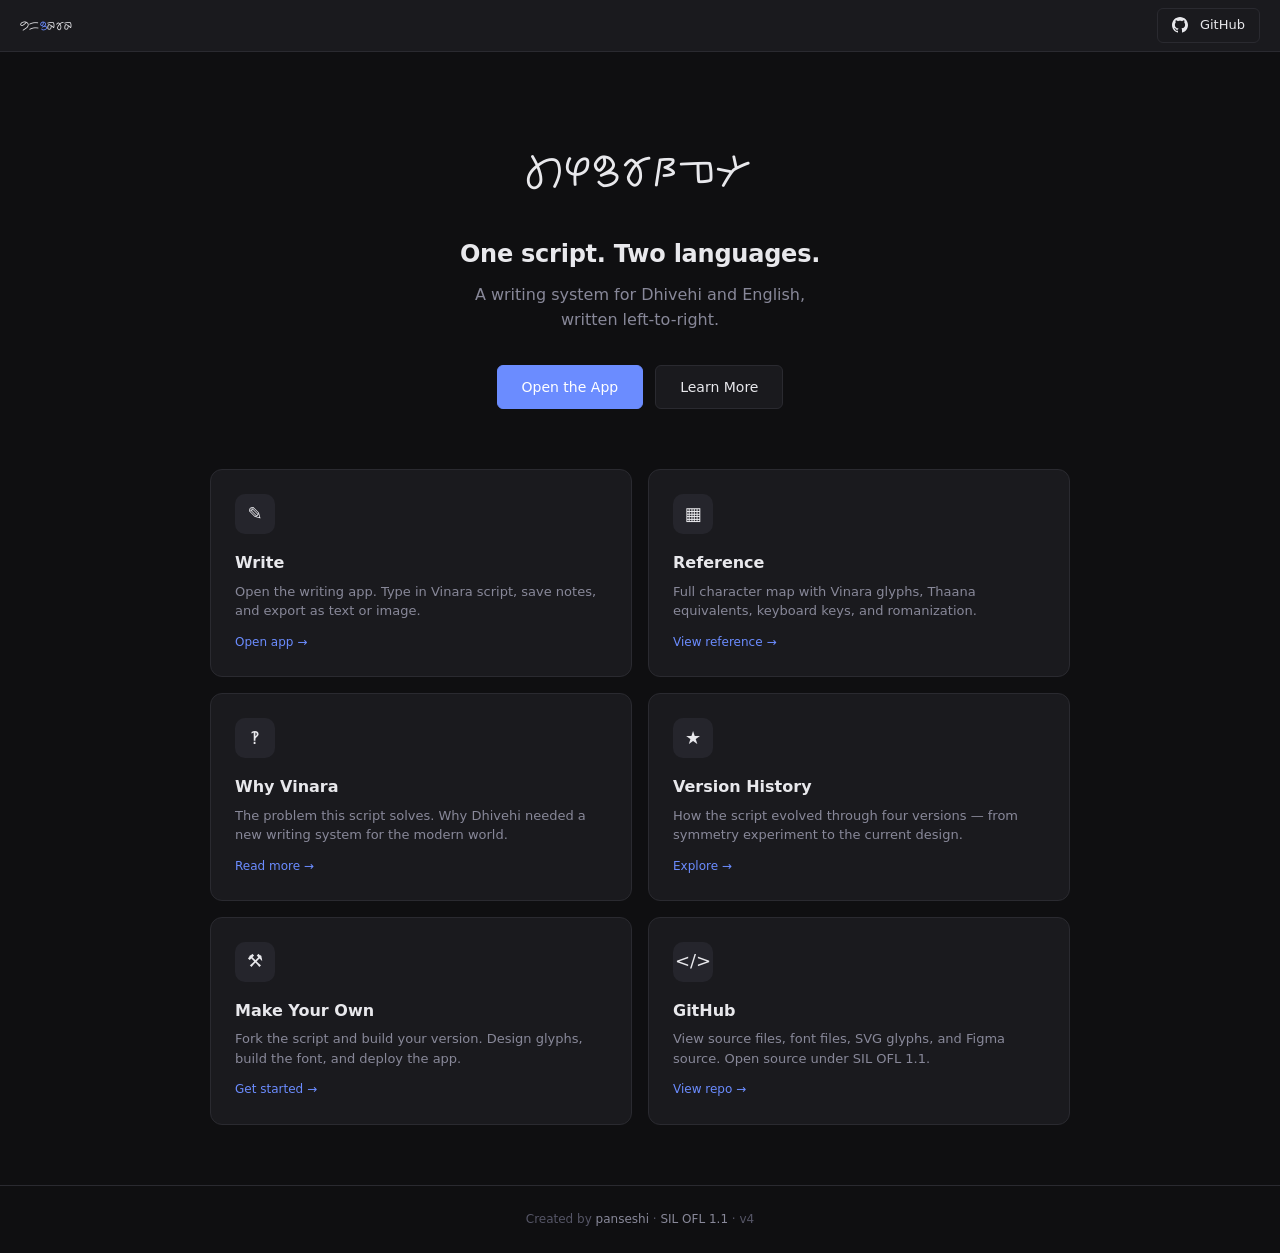
<file: index.html>
<!DOCTYPE html>
<html lang="en">
<head>
<meta charset="UTF-8">
<meta name="viewport" content="width=device-width, initial-scale=1.0">
<title>Vinara</title>
<meta name="description" content="Vinara — a writing system for Dhivehi and English">
<link rel="stylesheet" href="style.css">
</head>
<body>

<header>
  <a href="/" class="wordmark">vi<span>n</span>ara</a>
  <div class="header-right">
    <a href="https://github.com/panseshi/vinara" target="_blank" class="btn" style="font-size: 13px;">
      <svg viewBox="0 0 24 24" width="16" height="16" fill="currentColor" style="margin-right: 6px;"><path d="M12 0c-6.626 0-12 5.373-12 12 0 5.302 3.438 9.8 8.207 11.387.599.111.793-.261.793-.577v-2.234c-3.338.726-4.033-1.416-4.033-1.416-.546-1.387-1.333-1.756-1.333-1.756-1.089-.745.083-.729.083-.729 1.205.084 1.839 1.237 1.839 1.237 1.07 1.834 2.807 1.304 3.492.997.107-.775.418-1.305.762-1.604-2.665-.305-5.467-1.334-5.467-5.931 0-1.311.469-2.381 1.236-3.221-.124-.303-.535-1.524.117-3.176 0 0 1.008-.322 3.301 1.23.957-.266 1.983-.399 3.003-.404 1.02.005 2.047.138 3.006.404 2.291-1.552 3.297-1.23 3.297-1.23.653 1.653.242 2.874.118 3.176.77.84 1.235 1.911 1.235 3.221 0 4.609-2.807 5.624-5.479 5.921.43.372.823 1.102.823 2.222v3.293c0 .319.192.694.801.576 4.765-1.589 8.199-6.086 8.199-11.386 0-6.627-5.373-12-12-12z"/></svg>
      GitHub
    </a>
  </div>
</header>

<div class="landing">

  <section class="landing-hero">
    <div class="hero-glyphs">hSnrbLk</div>
    <div class="hero-tagline">One script. Two languages.</div>
    <div class="hero-sub">A writing system for Dhivehi and English,<br>written left-to-right.</div>
    <div class="hero-cta">
      <a href="app/" class="btn btn-primary">Open the App</a>
      <a href="pages/about.html" class="btn">Learn More</a>
    </div>
  </section>

  <section class="cards-grid">
    <a href="app/" class="card">
      <div class="card-icon">&#9998;</div>
      <div class="card-title">Write</div>
      <div class="card-desc">Open the writing app. Type in Vinara script, save notes, and export as text or image.</div>
      <div class="card-arrow">Open app &rarr;</div>
    </a>

    <a href="pages/reference.html" class="card">
      <div class="card-icon">&#9638;</div>
      <div class="card-title">Reference</div>
      <div class="card-desc">Full character map with Vinara glyphs, Thaana equivalents, keyboard keys, and romanization.</div>
      <div class="card-arrow">View reference &rarr;</div>
    </a>

    <a href="pages/about.html" class="card">
      <div class="card-icon">&#8253;</div>
      <div class="card-title">Why Vinara</div>
      <div class="card-desc">The problem this script solves. Why Dhivehi needed a new writing system for the modern world.</div>
      <div class="card-arrow">Read more &rarr;</div>
    </a>

    <a href="pages/origins.html" class="card">
      <div class="card-icon">&#9733;</div>
      <div class="card-title">Version History</div>
      <div class="card-desc">How the script evolved through four versions — from symmetry experiment to the current design.</div>
      <div class="card-arrow">Explore &rarr;</div>
    </a>

    <a href="pages/guide.html" class="card">
      <div class="card-icon">&#9874;</div>
      <div class="card-title">Make Your Own</div>
      <div class="card-desc">Fork the script and build your version. Design glyphs, build the font, and deploy the app.</div>
      <div class="card-arrow">Get started &rarr;</div>
    </a>

    <a href="https://github.com/panseshi/vinara" target="_blank" class="card">
      <div class="card-icon">&#60;&#47;&#62;</div>
      <div class="card-title">GitHub</div>
      <div class="card-desc">View source files, font files, SVG glyphs, and Figma source. Open source under SIL OFL 1.1.</div>
      <div class="card-arrow">View repo &rarr;</div>
    </a>
  </section>

  <footer class="site-footer">
    Created by <a href="https://github.com/panseshi">panseshi</a> &middot; <a href="LICENSE">SIL OFL 1.1</a> &middot; v4
  </footer>

</div>

<script>
(function() {
  'use strict';
  var saved = localStorage.getItem('vinara_theme');
  if (saved === 'light') document.documentElement.classList.add('light');
})();
</script>

</body>
</html>
</file>
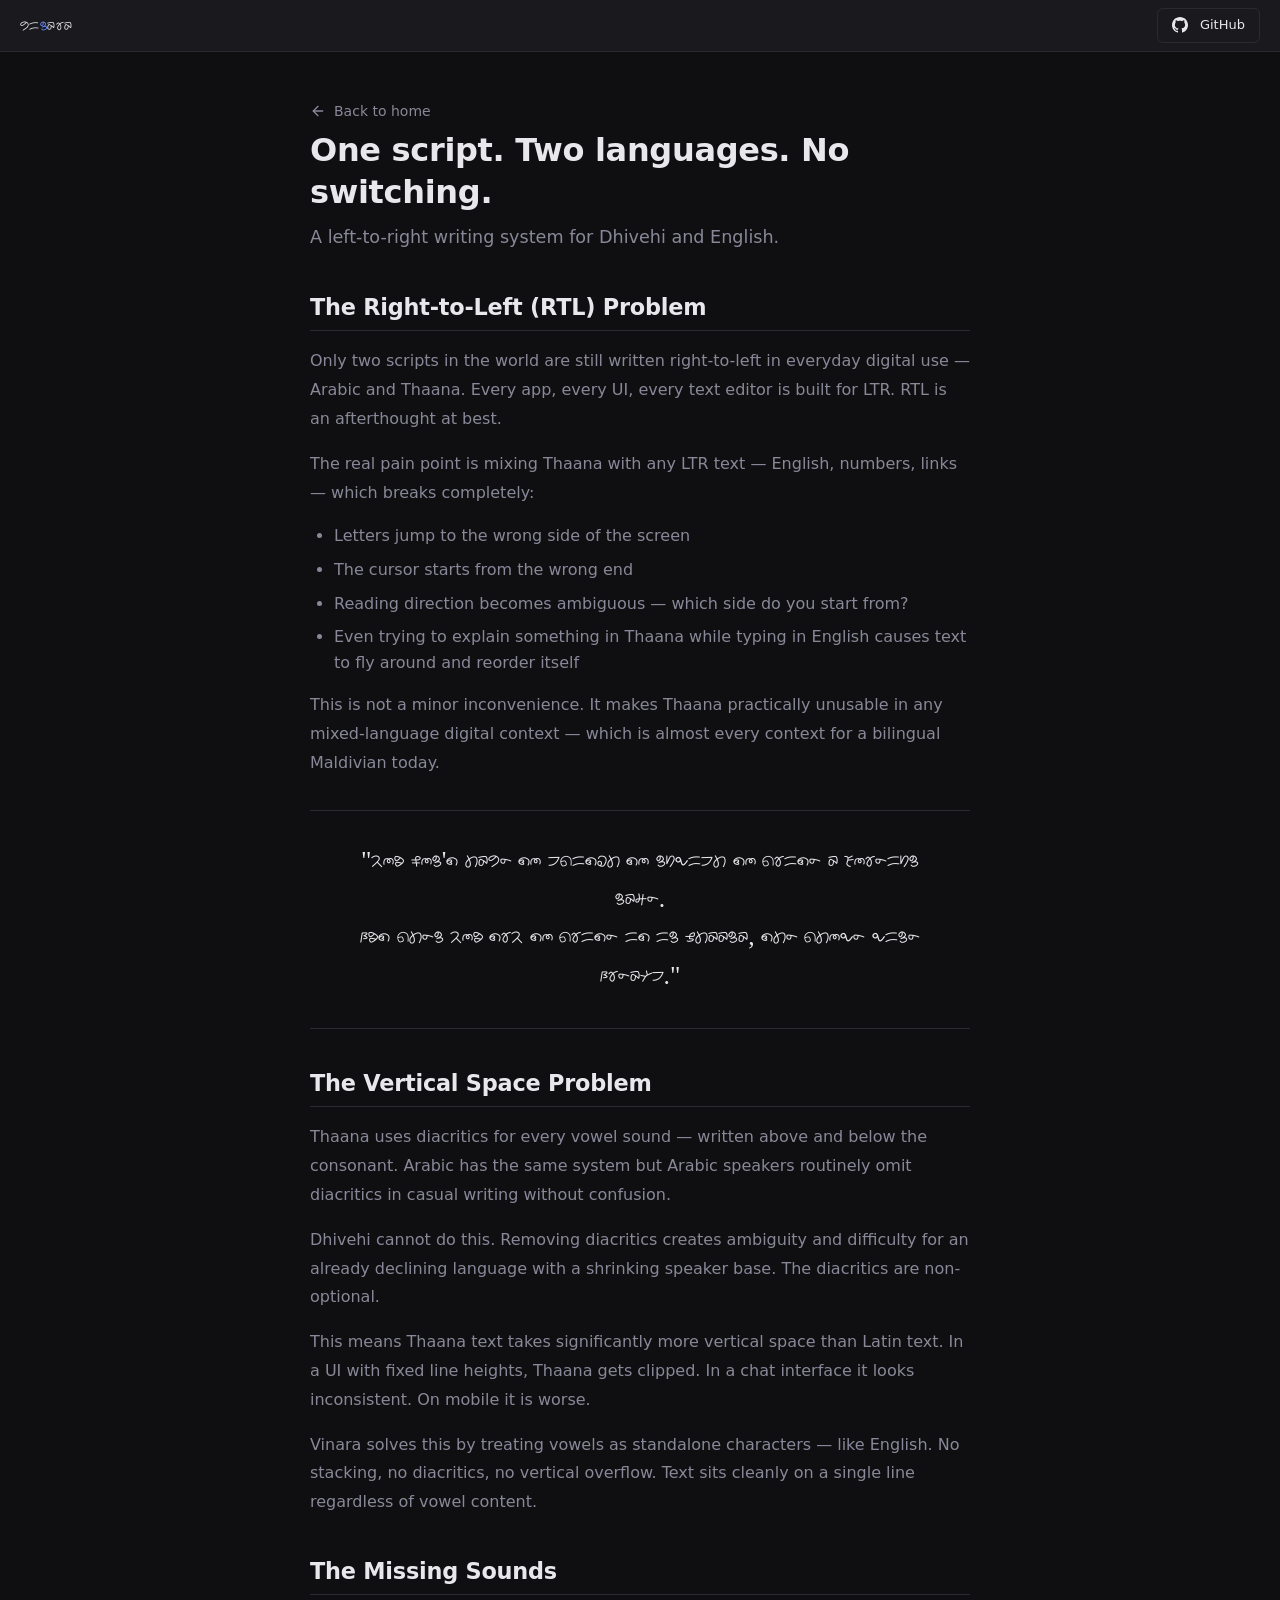
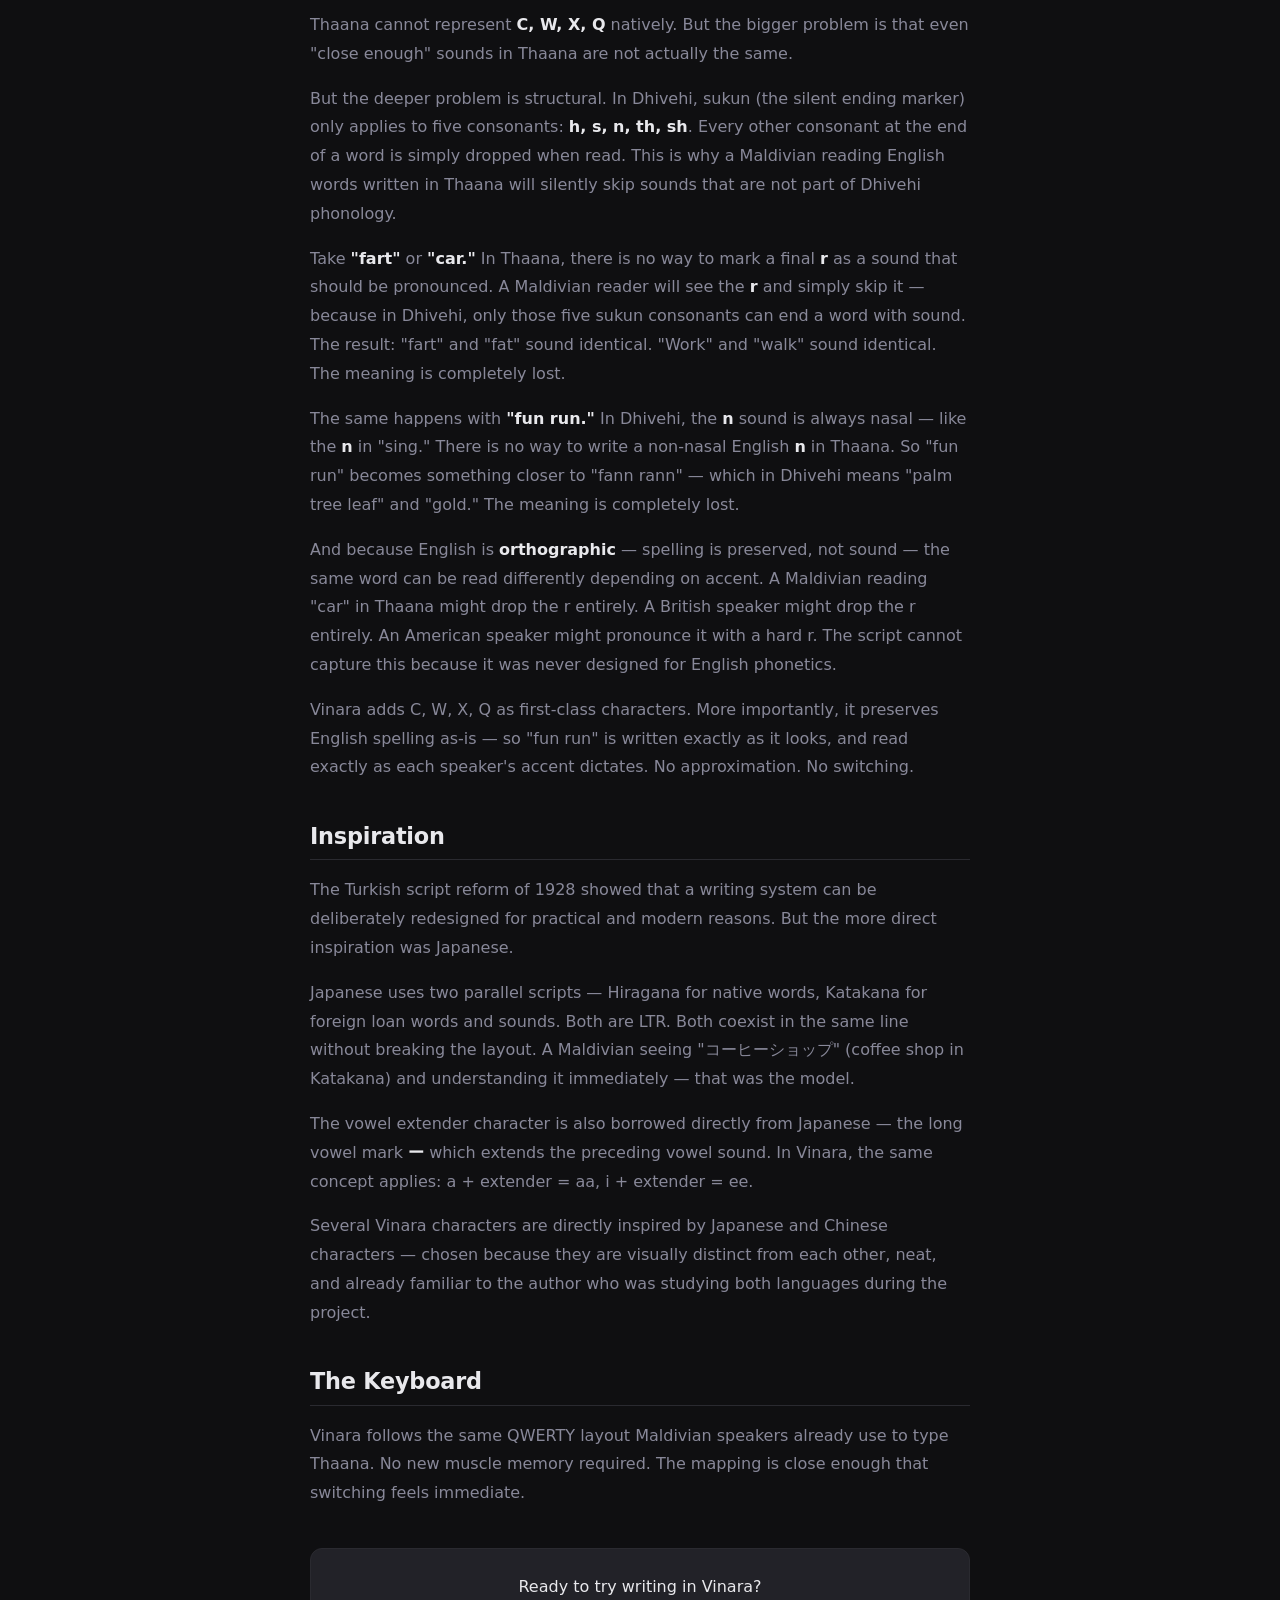
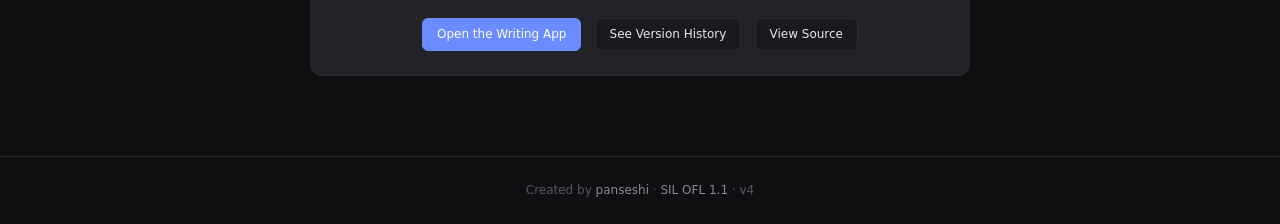
<file: about/index.html>
<!DOCTYPE html>
<html lang="en">
<head>
<meta charset="UTF-8">
<meta name="viewport" content="width=device-width, initial-scale=1.0">
<title>Why Vinara</title>
<meta name="description" content="Why Vinara was created — a writing system for Dhivehi and English">
<link rel="stylesheet" href="../style.css">
</head>
<body>

<header>
  <a href="../" class="wordmark">vi<span>n</span>ara</a>
  <div class="header-right">
    <a href="https://github.com/panseshi/vinara" target="_blank" class="btn" style="font-size: 13px;">
      <svg viewBox="0 0 24 24" width="16" height="16" fill="currentColor" style="margin-right: 6px;"><path d="M12 0c-6.626 0-12 5.373-12 12 0 5.302 3.438 9.8 8.207 11.387.599.111.793-.261.793-.577v-2.234c-3.338.726-4.033-1.416-4.033-1.416-.546-1.387-1.333-1.756-1.333-1.756-1.089-.745.083-.729.083-.729 1.205.084 1.839 1.237 1.839 1.237 1.07 1.834 2.807 1.304 3.492.997.107-.775.418-1.305.762-1.604-2.665-.305-5.467-1.334-5.467-5.931 0-1.311.469-2.381 1.236-3.221-.124-.303-.535-1.524.117-3.176 0 0 1.008-.322 3.301 1.23.957-.266 1.983-.399 3.003-.404 1.02.005 2.047.138 3.006.404 2.291-1.552 3.297-1.23 3.297-1.23.653 1.653.242 2.874.118 3.176.77.84 1.235 1.911 1.235 3.221 0 4.609-2.807 5.624-5.479 5.921.43.372.823 1.102.823 2.222v3.293c0 .319.192.694.801.576 4.765-1.589 8.199-6.086 8.199-11.386 0-6.627-5.373-12-12-12z"/></svg>
      GitHub
    </a>
  </div>
</header>

<main class="editorial">

  <a href="../" class="back-nav">
    <svg viewBox="0 0 24 24"><line x1="19" y1="12" x2="5" y2="12"/><polyline points="12 19 5 12 12 5"/></svg>
    Back to home
  </a>

  <h1>One script. Two languages. No switching.</h1>
  <p class="subtitle">A left-to-right writing system for Dhivehi and English.</p>

  <h2>The Right-to-Left (RTL) Problem</h2>
  <p>Only two scripts in the world are still written right-to-left in everyday digital use — Arabic and Thaana. Every app, every UI, every text editor is built for LTR. RTL is an afterthought at best.</p>
  <p>The real pain point is mixing Thaana with any LTR text — English, numbers, links — which breaks completely:</p>
  <ul>
    <li>Letters jump to the wrong side of the screen</li>
    <li>The cursor starts from the wrong end</li>
    <li>Reading direction becomes ambiguous — which side do you start from?</li>
    <li>Even trying to explain something in Thaana while typing in English causes text to fly around and reorder itself</li>
  </ul>
  <p>This is not a minor inconvenience. It makes Thaana practically unusable in any mixed-language digital context — which is almost every context for a bilingual Maldivian today.</p>

  <div class="pull-quote">
    "you don't have to switch to English to write a foreign name.<br>
    but when you try to write it in Thaana, the whole line breaks."
  </div>

  <h2>The Vertical Space Problem</h2>
  <p>Thaana uses diacritics for every vowel sound — written above and below the consonant. Arabic has the same system but Arabic speakers routinely omit diacritics in casual writing without confusion.</p>
  <p>Dhivehi cannot do this. Removing diacritics creates ambiguity and difficulty for an already declining language with a shrinking speaker base. The diacritics are non-optional.</p>
  <p>This means Thaana text takes significantly more vertical space than Latin text. In a UI with fixed line heights, Thaana gets clipped. In a chat interface it looks inconsistent. On mobile it is worse.</p>
  <p>Vinara solves this by treating vowels as standalone characters — like English. No stacking, no diacritics, no vertical overflow. Text sits cleanly on a single line regardless of vowel content.</p>

  <h2>The Missing Sounds</h2>
  <p>Thaana cannot represent <strong>C, W, X, Q</strong> natively. But the bigger problem is that even "close enough" sounds in Thaana are not actually the same.</p>
  <p>But the deeper problem is structural. In Dhivehi, sukun (the silent ending marker) only applies to five consonants: <strong>h, s, n, th, sh</strong>. Every other consonant at the end of a word is simply dropped when read. This is why a Maldivian reading English words written in Thaana will silently skip sounds that are not part of Dhivehi phonology.</p>
  <p>Take <strong>"fart"</strong> or <strong>"car."</strong> In Thaana, there is no way to mark a final <strong>r</strong> as a sound that should be pronounced. A Maldivian reader will see the <strong>r</strong> and simply skip it — because in Dhivehi, only those five sukun consonants can end a word with sound. The result: "fart" and "fat" sound identical. "Work" and "walk" sound identical. The meaning is completely lost.</p>
  <p>The same happens with <strong>"fun run."</strong> In Dhivehi, the <strong>n</strong> sound is always nasal — like the <strong>n</strong> in "sing." There is no way to write a non-nasal English <strong>n</strong> in Thaana. So "fun run" becomes something closer to "fann rann" — which in Dhivehi means "palm tree leaf" and "gold." The meaning is completely lost.</p>
  <p>And because English is <strong>orthographic</strong> — spelling is preserved, not sound — the same word can be read differently depending on accent. A Maldivian reading "car" in Thaana might drop the r entirely. A British speaker might drop the r entirely. An American speaker might pronounce it with a hard r. The script cannot capture this because it was never designed for English phonetics.</p>
  <p>Vinara adds C, W, X, Q as first-class characters. More importantly, it preserves English spelling as-is — so "fun run" is written exactly as it looks, and read exactly as each speaker's accent dictates. No approximation. No switching.</p>

  <h2>Inspiration</h2>
  <p>The Turkish script reform of 1928 showed that a writing system can be deliberately redesigned for practical and modern reasons. But the more direct inspiration was Japanese.</p>
  <p>Japanese uses two parallel scripts — Hiragana for native words, Katakana for foreign loan words and sounds. Both are LTR. Both coexist in the same line without breaking the layout. A Maldivian seeing "コーヒーショップ" (coffee shop in Katakana) and understanding it immediately — that was the model.</p>
  <p>The vowel extender character is also borrowed directly from Japanese — the long vowel mark <strong>ー</strong> which extends the preceding vowel sound. In Vinara, the same concept applies: a + extender = aa, i + extender = ee.</p>
  <p>Several Vinara characters are directly inspired by Japanese and Chinese characters — chosen because they are visually distinct from each other, neat, and already familiar to the author who was studying both languages during the project.</p>

  <h2>The Keyboard</h2>
  <p>Vinara follows the same QWERTY layout Maldivian speakers already use to type Thaana. No new muscle memory required. The mapping is close enough that switching feels immediate.</p>

  <div class="cta-block">
    <p>Ready to try writing in Vinara?</p>
    <a href="../app/" class="btn btn-primary">Open the Writing App</a>
    <a href="../origins/" class="btn" style="margin-left: 8px;">See Version History</a>
    <a href="https://github.com/panseshi/vinara" target="_blank" class="btn" style="margin-left: 8px;">View Source</a>
  </div>

</main>

<footer class="site-footer">
  Created by <a href="https://github.com/panseshi">panseshi</a> &middot; <a href="../LICENSE">SIL OFL 1.1</a> &middot; v4
</footer>

<script>
(function() {
  'use strict';
  var saved = localStorage.getItem('vinara_theme');
  if (saved === 'light') document.documentElement.classList.add('light');
})();
</script>

</body>
</html>
</file>
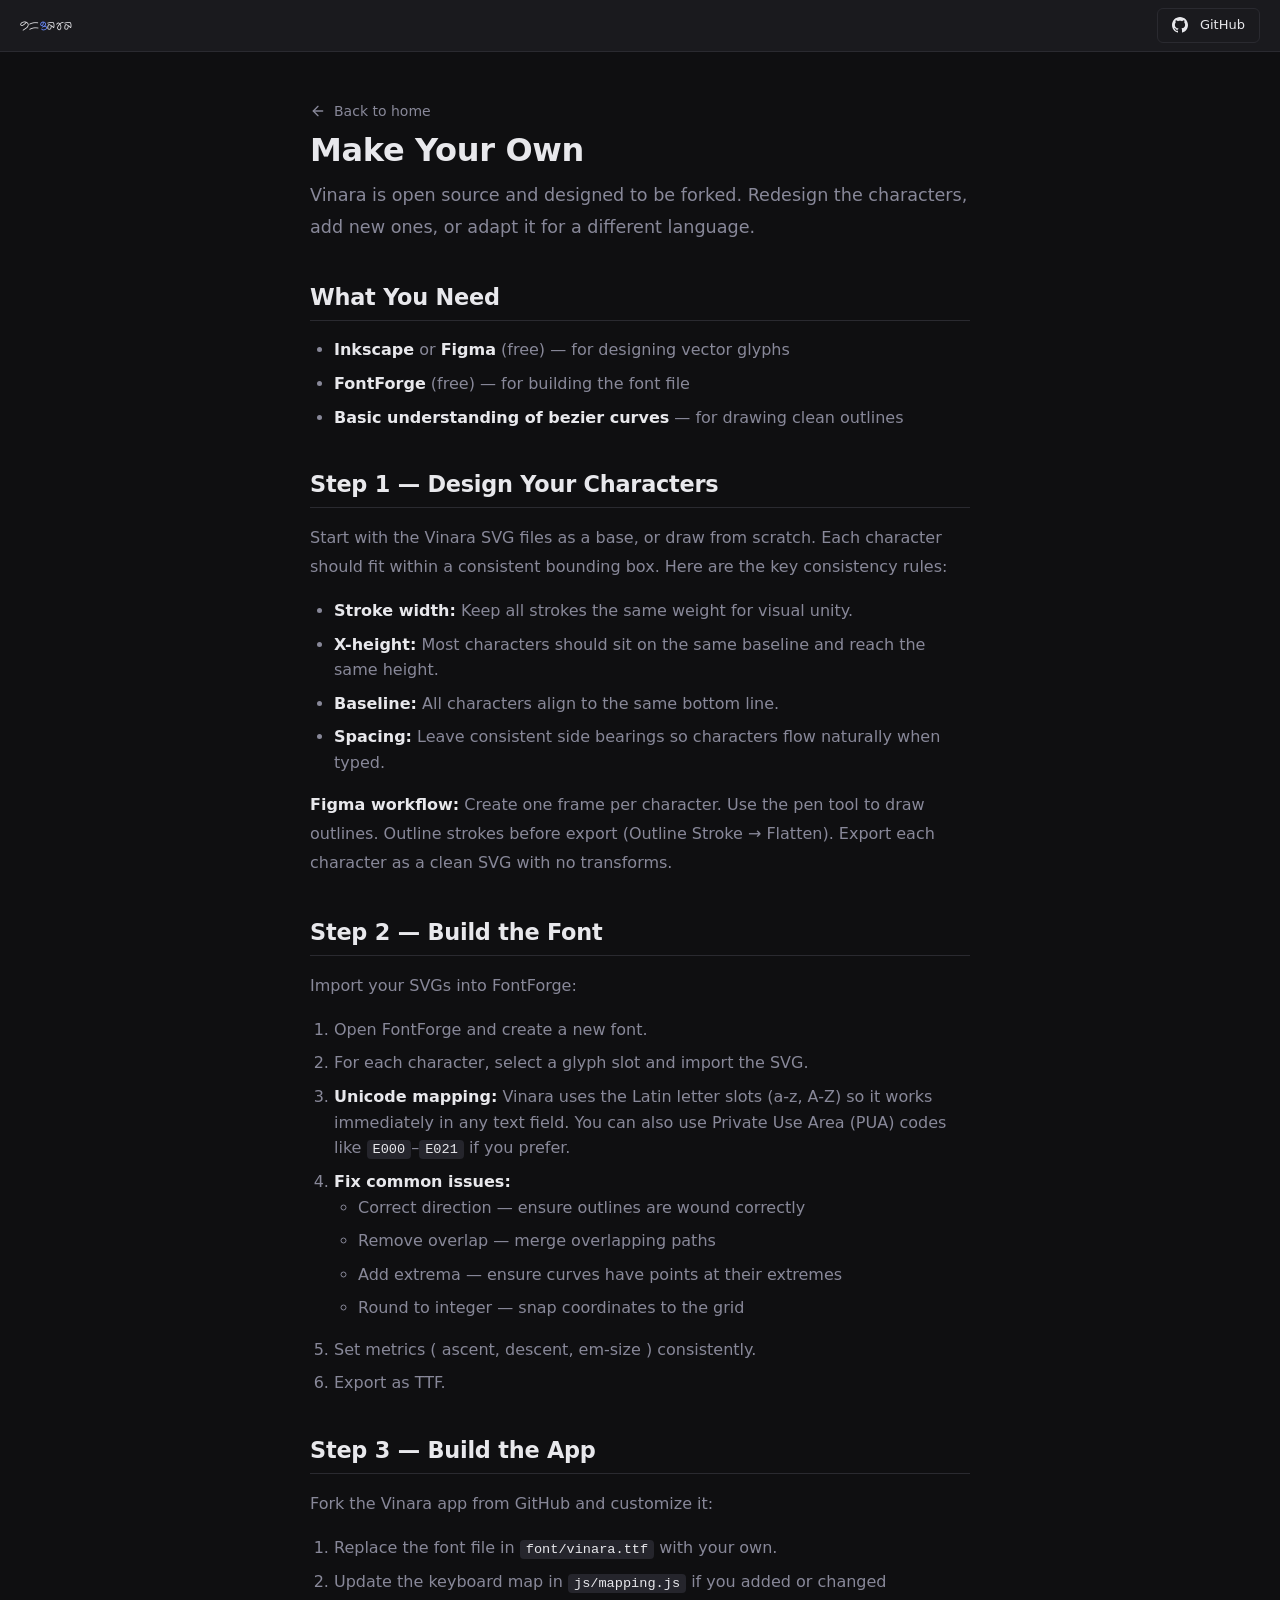
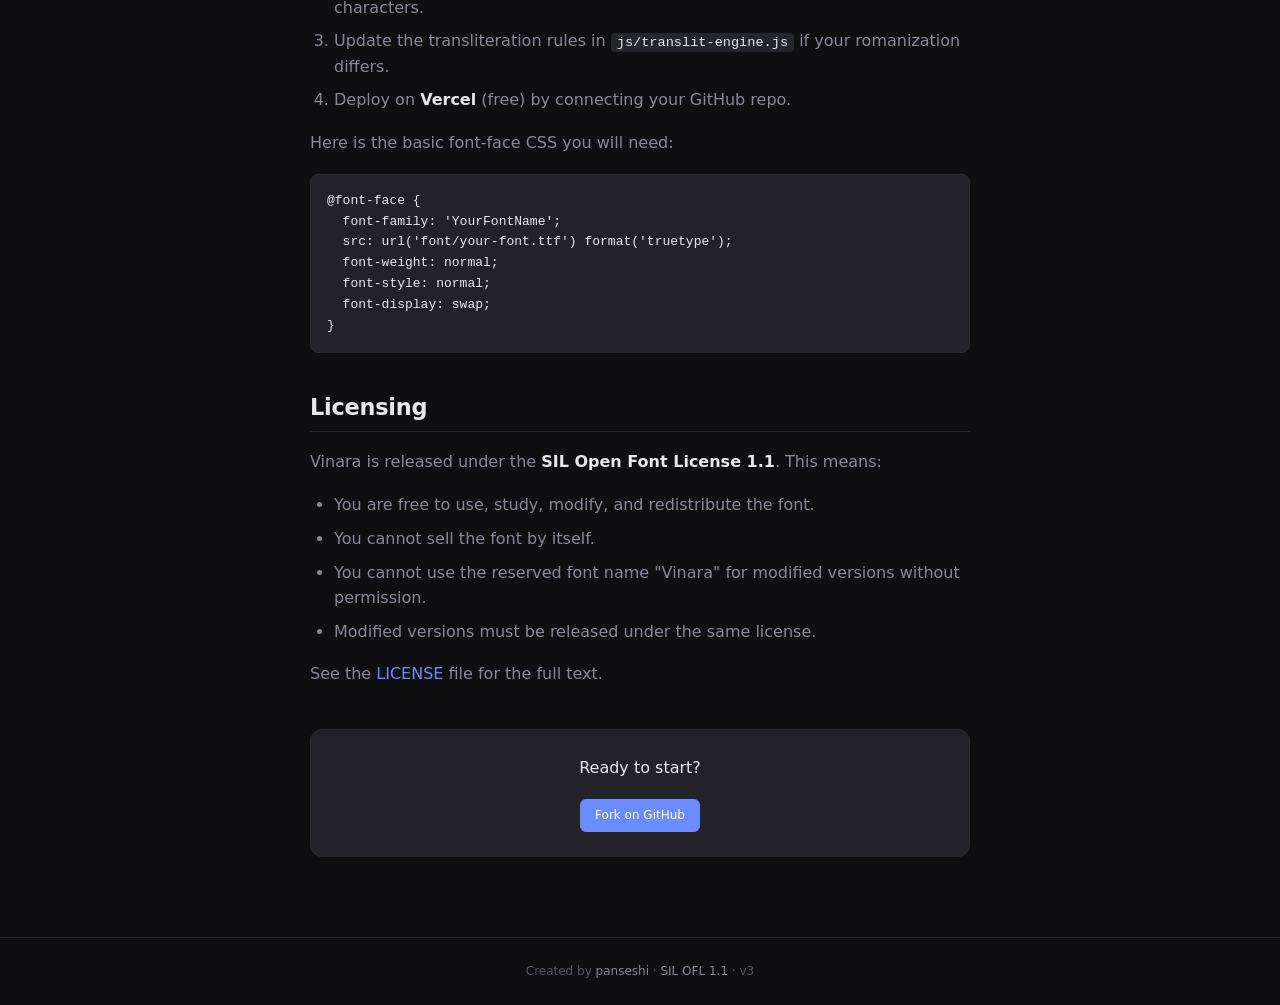
<file: guide/index.html>
<!DOCTYPE html>
<html lang="en">
<head>
<meta charset="UTF-8">
<meta name="viewport" content="width=device-width, initial-scale=1.0">
<title>Make Your Own — Vinara</title>
<meta name="description" content="Fork the Vinara script and build your own version">
<link rel="stylesheet" href="../style.css">
</head>
<body>

<header>
  <a href="../" class="wordmark">vi<span>n</span>ara</a>
  <div class="header-right">
    <a href="https://github.com/panseshi/vinara" target="_blank" class="btn" style="font-size: 13px;">
      <svg viewBox="0 0 24 24" width="16" height="16" fill="currentColor" style="margin-right: 6px;"><path d="M12 0c-6.626 0-12 5.373-12 12 0 5.302 3.438 9.8 8.207 11.387.599.111.793-.261.793-.577v-2.234c-3.338.726-4.033-1.416-4.033-1.416-.546-1.387-1.333-1.756-1.333-1.756-1.089-.745.083-.729.083-.729 1.205.084 1.839 1.237 1.839 1.237 1.07 1.834 2.807 1.304 3.492.997.107-.775.418-1.305.762-1.604-2.665-.305-5.467-1.334-5.467-5.931 0-1.311.469-2.381 1.236-3.221-.124-.303-.535-1.524.117-3.176 0 0 1.008-.322 3.301 1.23.957-.266 1.983-.399 3.003-.404 1.02.005 2.047.138 3.006.404 2.291-1.552 3.297-1.23 3.297-1.23.653 1.653.242 2.874.118 3.176.77.84 1.235 1.911 1.235 3.221 0 4.609-2.807 5.624-5.479 5.921.43.372.823 1.102.823 2.222v3.293c0 .319.192.694.801.576 4.765-1.589 8.199-6.086 8.199-11.386 0-6.627-5.373-12-12-12z"/></svg>
      GitHub
    </a>
  </div>
</header>

<main class="editorial">

  <a href="../" class="back-nav">
    <svg viewBox="0 0 24 24"><line x1="19" y1="12" x2="5" y2="12"/><polyline points="12 19 5 12 12 5"/></svg>
    Back to home
  </a>

  <h1>Make Your Own</h1>
  <p class="subtitle">Vinara is open source and designed to be forked. Redesign the characters, add new ones, or adapt it for a different language.</p>

  <h2>What You Need</h2>
  <ul>
    <li><strong>Inkscape</strong> or <strong>Figma</strong> (free) — for designing vector glyphs</li>
    <li><strong>FontForge</strong> (free) — for building the font file</li>
    <li><strong>Basic understanding of bezier curves</strong> — for drawing clean outlines</li>
  </ul>

  <h2>Step 1 — Design Your Characters</h2>
  <p>Start with the Vinara SVG files as a base, or draw from scratch. Each character should fit within a consistent bounding box. Here are the key consistency rules:</p>
  <ul>
    <li><strong>Stroke width:</strong> Keep all strokes the same weight for visual unity.</li>
    <li><strong>X-height:</strong> Most characters should sit on the same baseline and reach the same height.</li>
    <li><strong>Baseline:</strong> All characters align to the same bottom line.</li>
    <li><strong>Spacing:</strong> Leave consistent side bearings so characters flow naturally when typed.</li>
  </ul>
  <p><strong>Figma workflow:</strong> Create one frame per character. Use the pen tool to draw outlines. Outline strokes before export (Outline Stroke &rarr; Flatten). Export each character as a clean SVG with no transforms.</p>

  <h2>Step 2 — Build the Font</h2>
  <p>Import your SVGs into FontForge:</p>
  <ol>
    <li>Open FontForge and create a new font.</li>
    <li>For each character, select a glyph slot and import the SVG.</li>
    <li><strong>Unicode mapping:</strong> Vinara uses the Latin letter slots (a-z, A-Z) so it works immediately in any text field. You can also use Private Use Area (PUA) codes like <code>E000</code>–<code>E021</code> if you prefer.</li>
    <li><strong>Fix common issues:</strong>
      <ul>
        <li>Correct direction — ensure outlines are wound correctly</li>
        <li>Remove overlap — merge overlapping paths</li>
        <li>Add extrema — ensure curves have points at their extremes</li>
        <li>Round to integer — snap coordinates to the grid</li>
      </ul>
    </li>
    <li>Set metrics ( ascent, descent, em-size ) consistently.</li>
    <li>Export as TTF.</li>
  </ol>

  <h2>Step 3 — Build the App</h2>
  <p>Fork the Vinara app from GitHub and customize it:</p>
  <ol>
    <li>Replace the font file in <code>font/vinara.ttf</code> with your own.</li>
    <li>Update the keyboard map in <code>js/mapping.js</code> if you added or changed characters.</li>
    <li>Update the transliteration rules in <code>js/translit-engine.js</code> if your romanization differs.</li>
    <li>Deploy on <strong>Vercel</strong> (free) by connecting your GitHub repo.</li>
  </ol>

  <p>Here is the basic font-face CSS you will need:</p>
  <pre><code>@font-face {
  font-family: 'YourFontName';
  src: url('font/your-font.ttf') format('truetype');
  font-weight: normal;
  font-style: normal;
  font-display: swap;
}</code></pre>

  <h2>Licensing</h2>
  <p>Vinara is released under the <strong>SIL Open Font License 1.1</strong>. This means:</p>
  <ul>
    <li>You are free to use, study, modify, and redistribute the font.</li>
    <li>You cannot sell the font by itself.</li>
    <li>You cannot use the reserved font name "Vinara" for modified versions without permission.</li>
    <li>Modified versions must be released under the same license.</li>
  </ul>
  <p>See the <a href="../LICENSE">LICENSE</a> file for the full text.</p>

  <div class="cta-block">
    <p>Ready to start?</p>
    <a href="https://github.com/panseshi/vinara" target="_blank" class="btn btn-primary">Fork on GitHub</a>
  </div>

</main>

<footer class="site-footer">
  Created by <a href="https://github.com/panseshi">panseshi</a> &middot; <a href="../LICENSE">SIL OFL 1.1</a> &middot; v3
</footer>

<script>
(function() {
  'use strict';
  var saved = localStorage.getItem('vinara_theme');
  if (saved === 'light') document.documentElement.classList.add('light');
})();
</script>

</body>
</html>
</file>
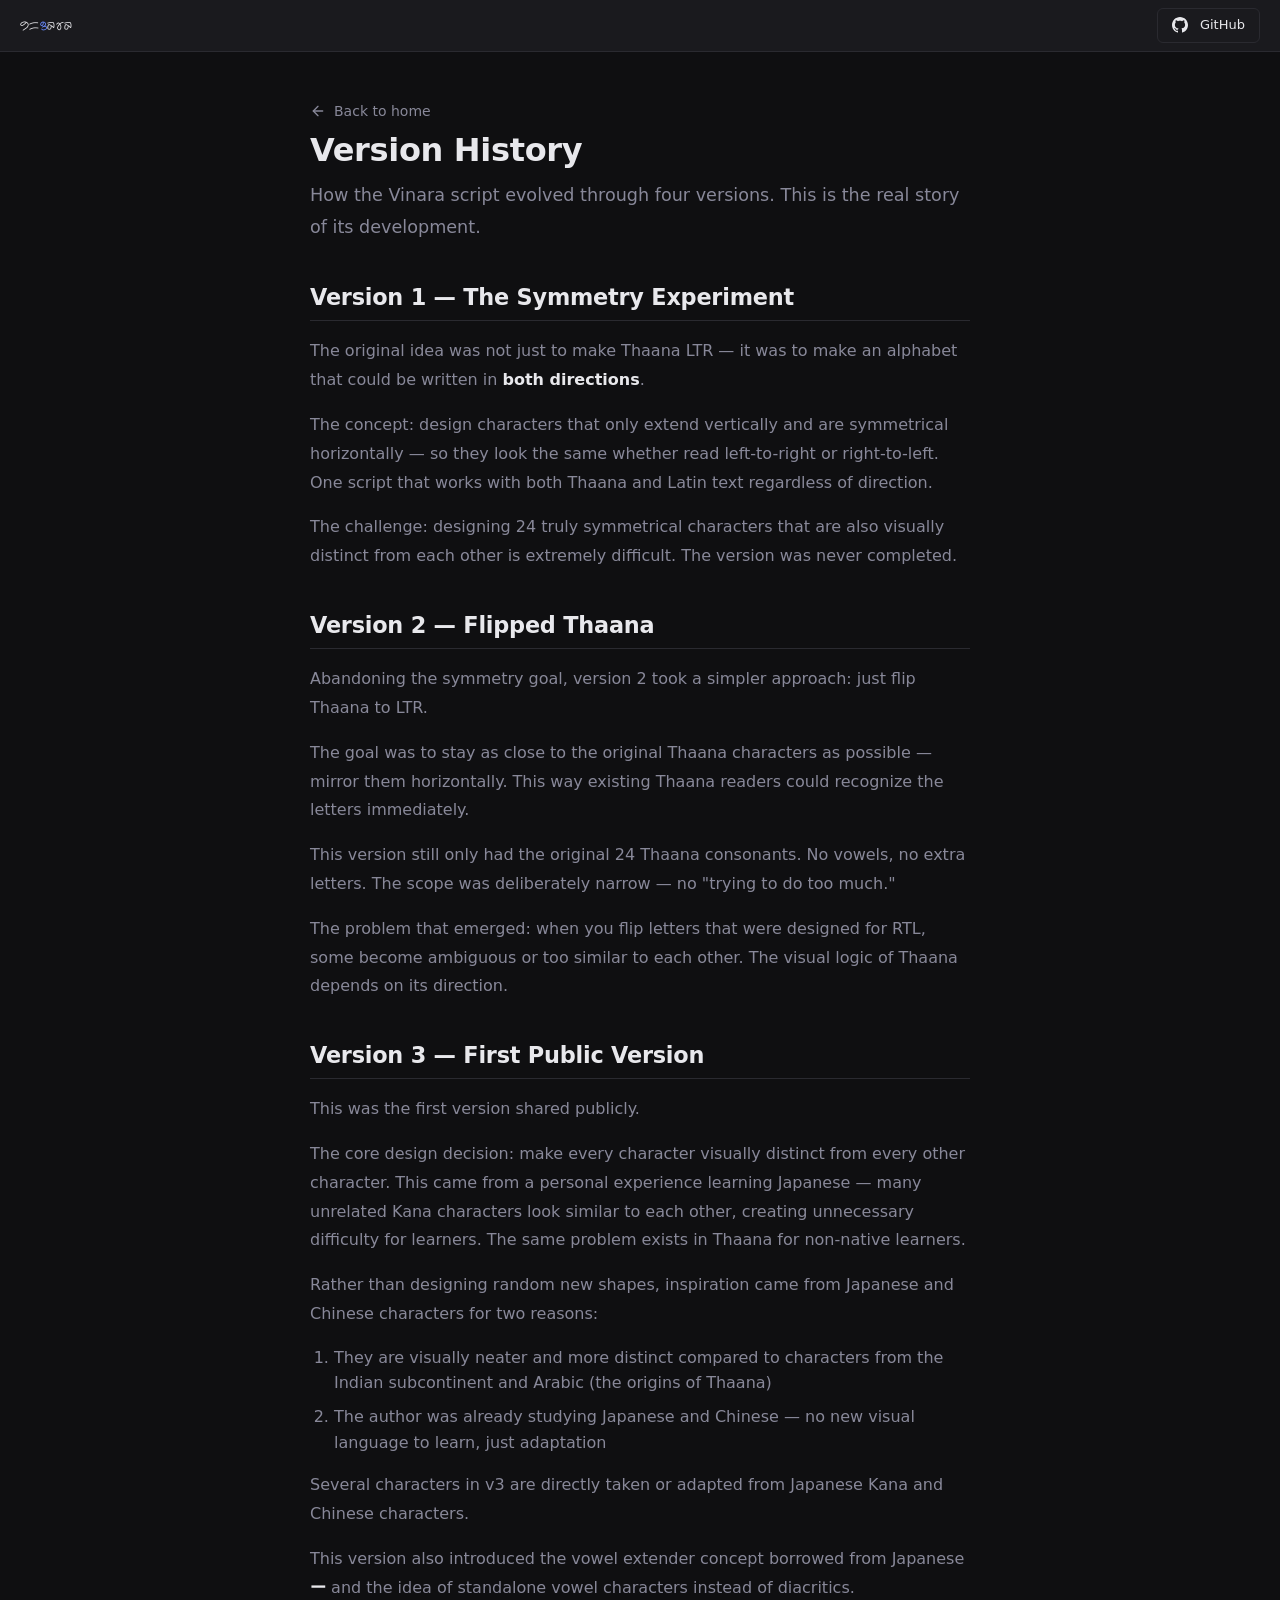
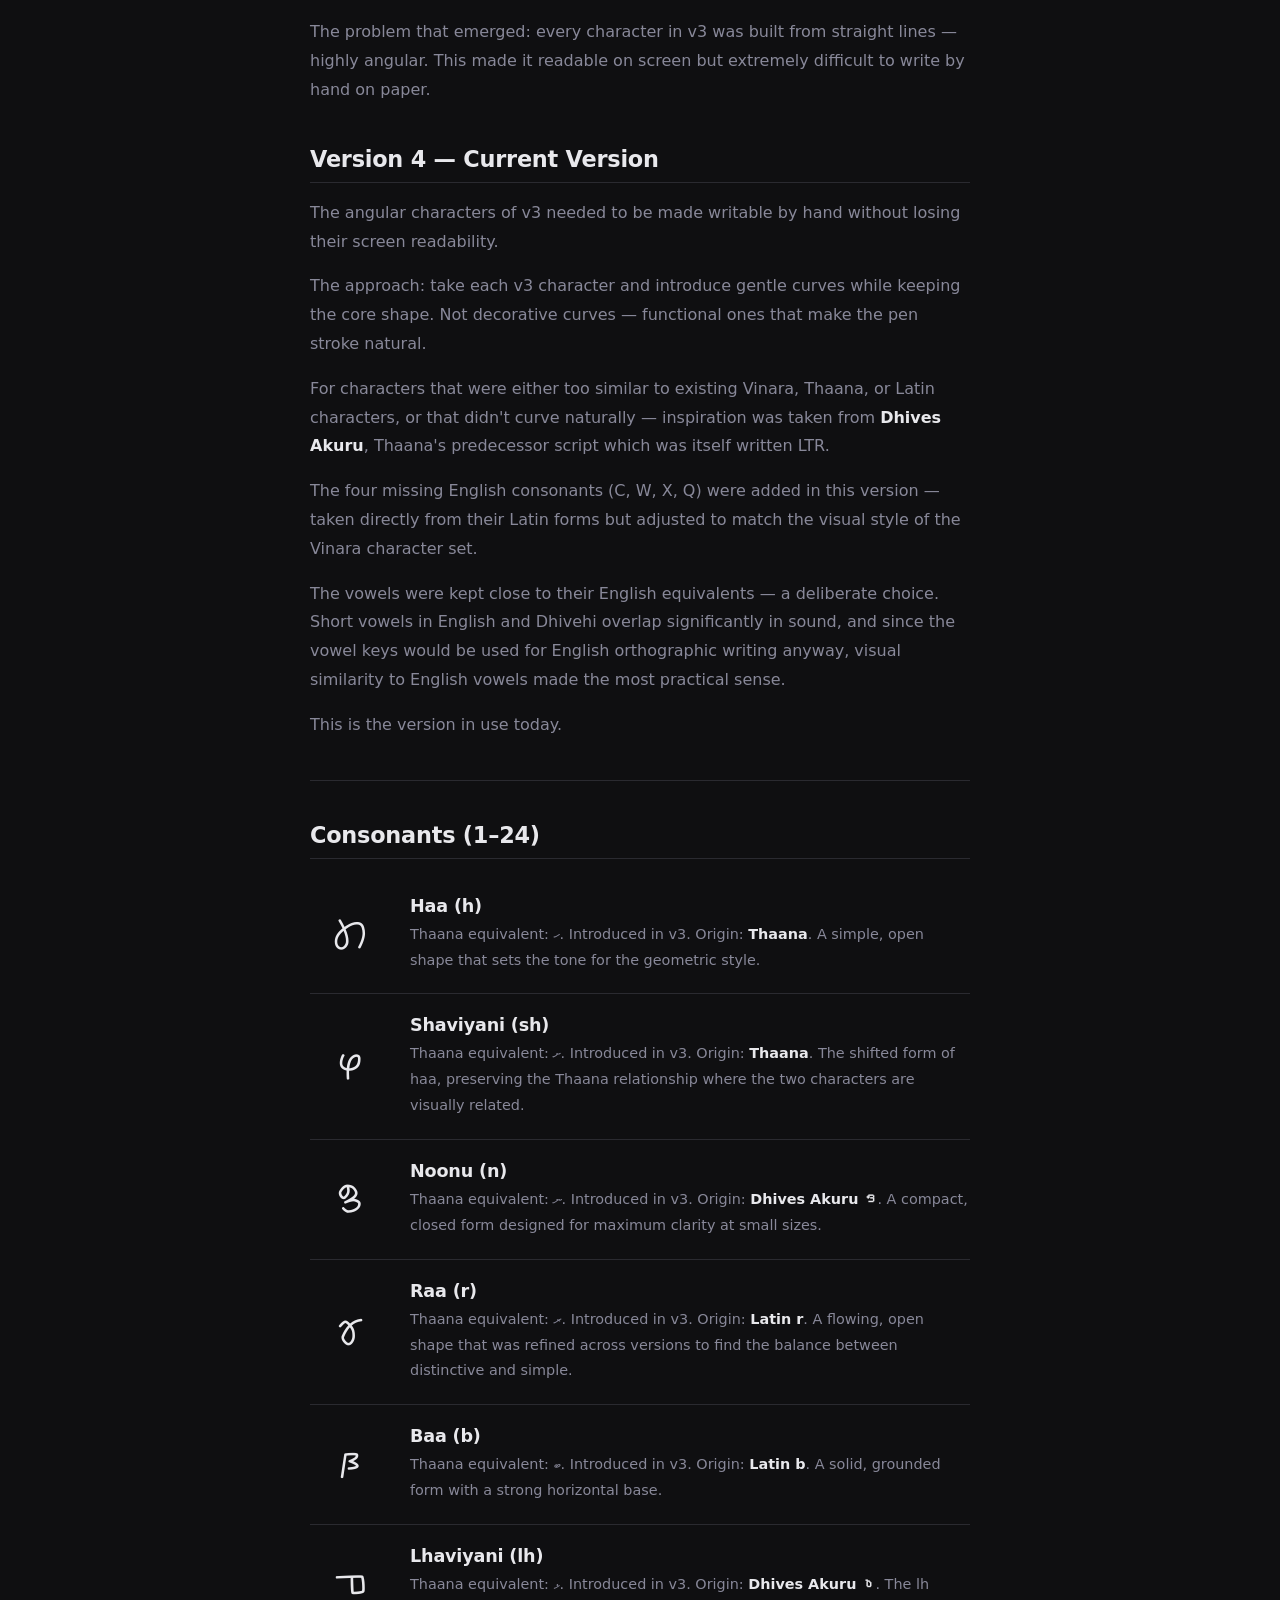
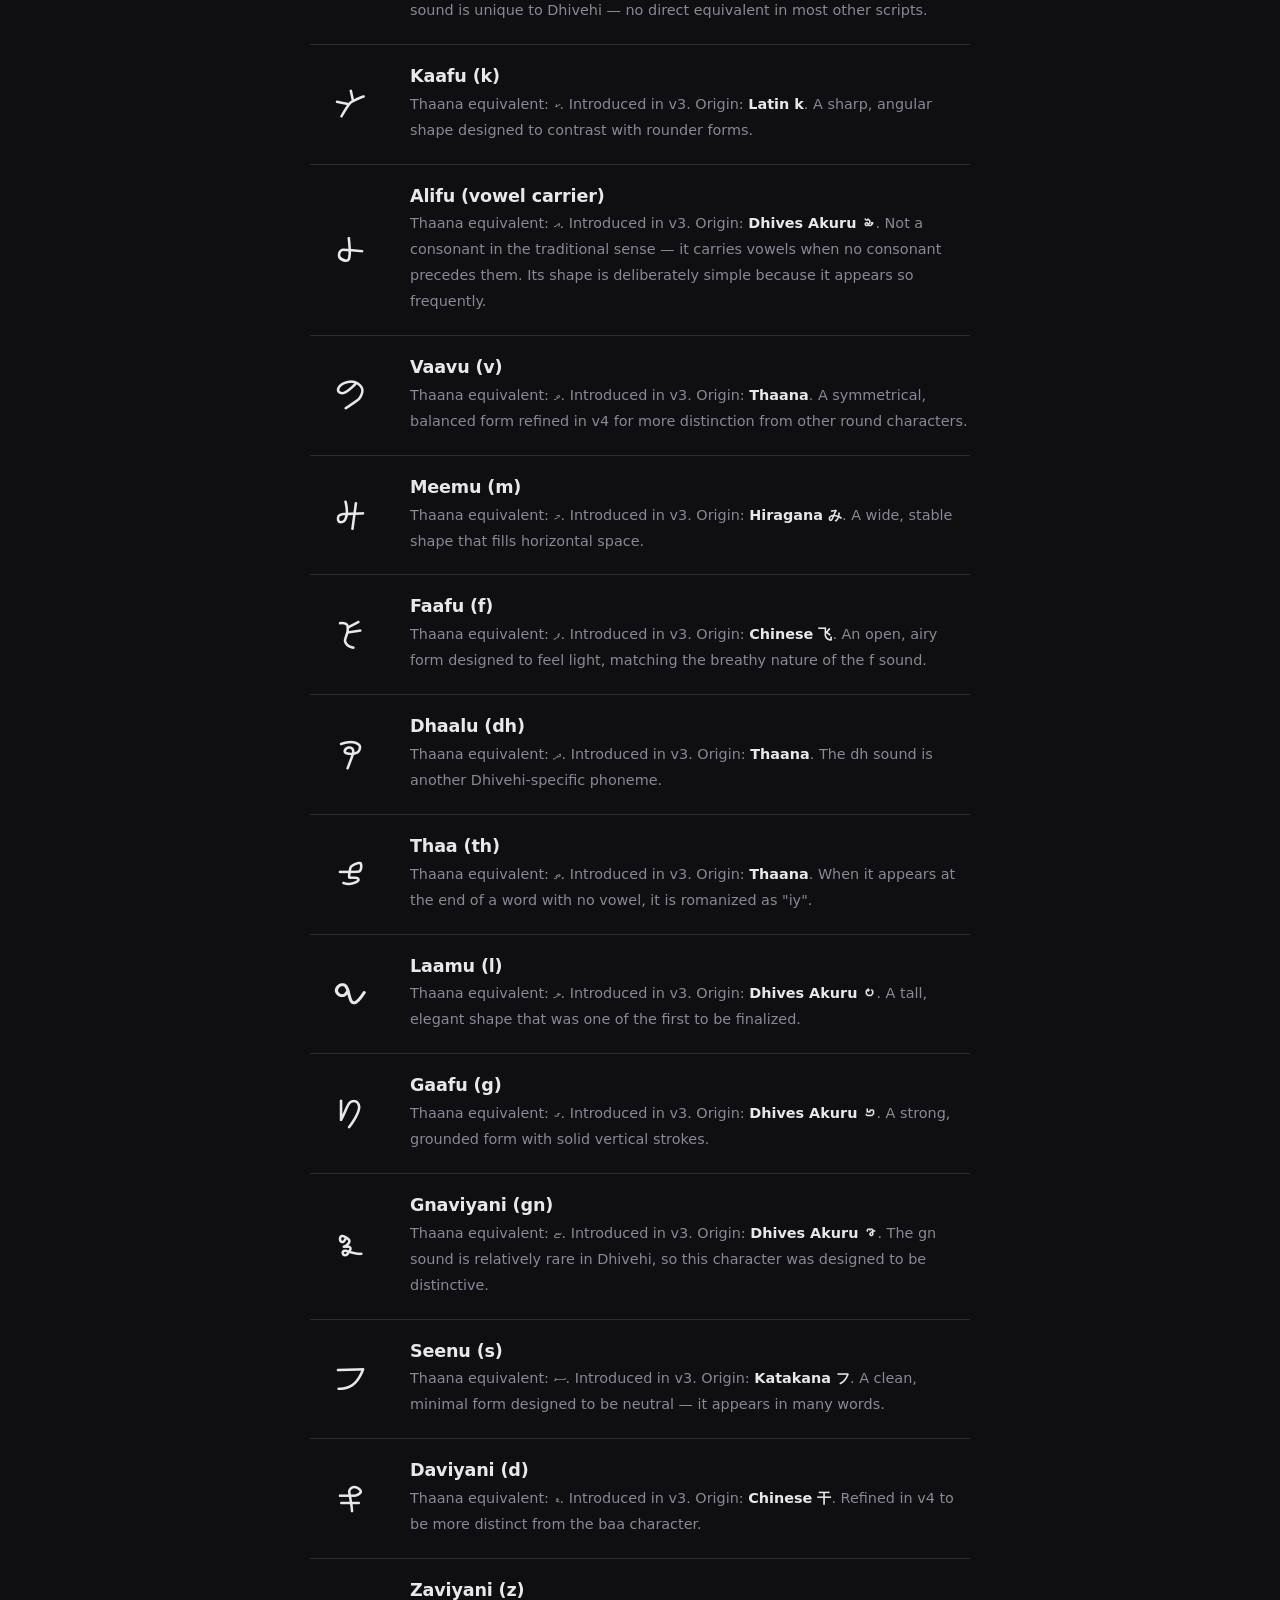
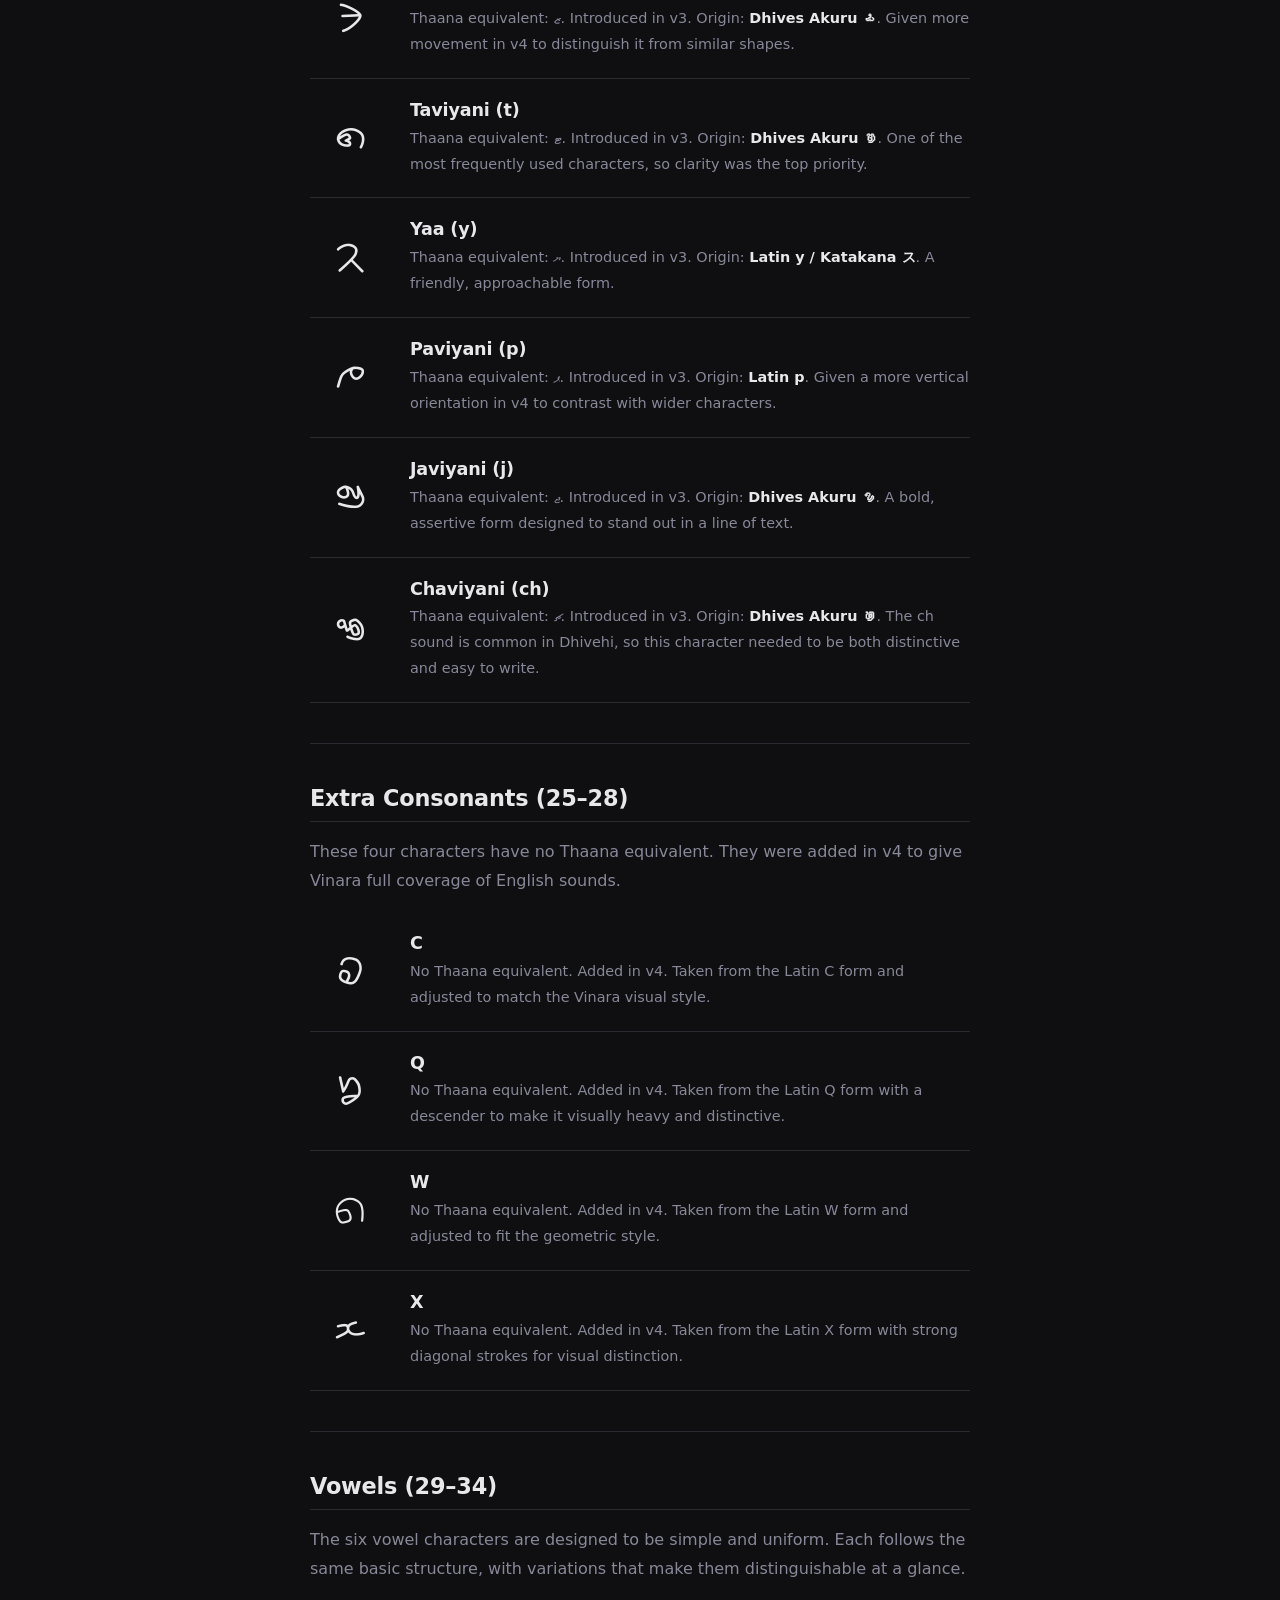
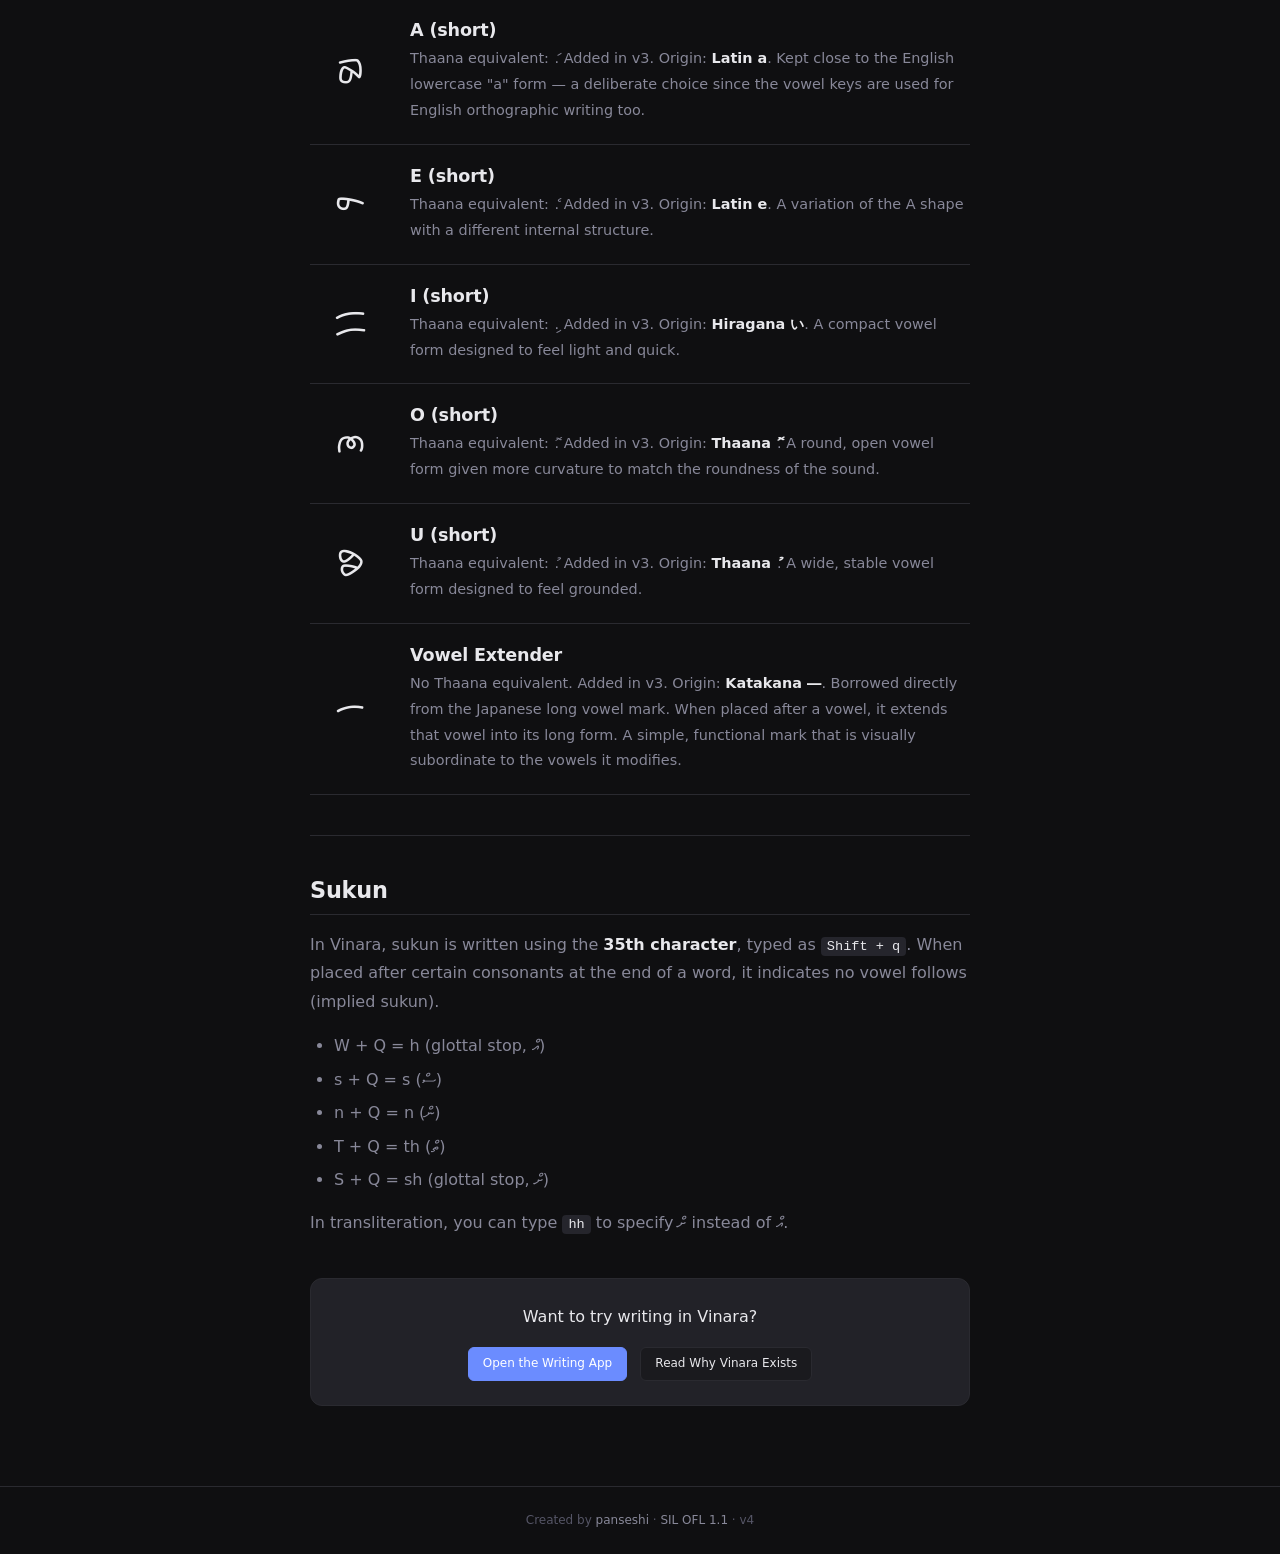
<file: origins/index.html>
<!DOCTYPE html>
<html lang="en">
<head>
<meta charset="UTF-8">
<meta name="viewport" content="width=device-width, initial-scale=1.0">
<title>Version History — Vinara</title>
<meta name="description" content="The version history and evolution of the Vinara script">
<link rel="stylesheet" href="../style.css">
</head>
<body>

<header>
  <a href="../" class="wordmark">vi<span>n</span>ara</a>
  <div class="header-right">
    <a href="https://github.com/panseshi/vinara" target="_blank" class="btn" style="font-size: 13px;">
      <svg viewBox="0 0 24 24" width="16" height="16" fill="currentColor" style="margin-right: 6px;"><path d="M12 0c-6.626 0-12 5.373-12 12 0 5.302 3.438 9.8 8.207 11.387.599.111.793-.261.793-.577v-2.234c-3.338.726-4.033-1.416-4.033-1.416-.546-1.387-1.333-1.756-1.333-1.756-1.089-.745.083-.729.083-.729 1.205.084 1.839 1.237 1.839 1.237 1.07 1.834 2.807 1.304 3.492.997.107-.775.418-1.305.762-1.604-2.665-.305-5.467-1.334-5.467-5.931 0-1.311.469-2.381 1.236-3.221-.124-.303-.535-1.524.117-3.176 0 0 1.008-.322 3.301 1.23.957-.266 1.983-.399 3.003-.404 1.02.005 2.047.138 3.006.404 2.291-1.552 3.297-1.23 3.297-1.23.653 1.653.242 2.874.118 3.176.77.84 1.235 1.911 1.235 3.221 0 4.609-2.807 5.624-5.479 5.921.43.372.823 1.102.823 2.222v3.293c0 .319.192.694.801.576 4.765-1.589 8.199-6.086 8.199-11.386 0-6.627-5.373-12-12-12z"/></svg>
      GitHub
    </a>
  </div>
</header>

<main class="editorial">

  <a href="../" class="back-nav">
    <svg viewBox="0 0 24 24"><line x1="19" y1="12" x2="5" y2="12"/><polyline points="12 19 5 12 12 5"/></svg>
    Back to home
  </a>

  <h1>Version History</h1>
  <p class="subtitle">How the Vinara script evolved through four versions. This is the real story of its development.</p>

  <h2>Version 1 — The Symmetry Experiment</h2>
  <p>The original idea was not just to make Thaana LTR — it was to make an alphabet that could be written in <strong>both directions</strong>.</p>
  <p>The concept: design characters that only extend vertically and are symmetrical horizontally — so they look the same whether read left-to-right or right-to-left. One script that works with both Thaana and Latin text regardless of direction.</p>
  <p>The challenge: designing 24 truly symmetrical characters that are also visually distinct from each other is extremely difficult. The version was never completed.</p>

  <h2>Version 2 — Flipped Thaana</h2>
  <p>Abandoning the symmetry goal, version 2 took a simpler approach: just flip Thaana to LTR.</p>
  <p>The goal was to stay as close to the original Thaana characters as possible — mirror them horizontally. This way existing Thaana readers could recognize the letters immediately.</p>
  <p>This version still only had the original 24 Thaana consonants. No vowels, no extra letters. The scope was deliberately narrow — no "trying to do too much."</p>
  <p>The problem that emerged: when you flip letters that were designed for RTL, some become ambiguous or too similar to each other. The visual logic of Thaana depends on its direction.</p>

  <h2>Version 3 — First Public Version</h2>
  <p>This was the first version shared publicly.</p>
  <p>The core design decision: make every character visually distinct from every other character. This came from a personal experience learning Japanese — many unrelated Kana characters look similar to each other, creating unnecessary difficulty for learners. The same problem exists in Thaana for non-native learners.</p>
  <p>Rather than designing random new shapes, inspiration came from Japanese and Chinese characters for two reasons:</p>
  <ol>
    <li>They are visually neater and more distinct compared to characters from the Indian subcontinent and Arabic (the origins of Thaana)</li>
    <li>The author was already studying Japanese and Chinese — no new visual language to learn, just adaptation</li>
  </ol>
  <p>Several characters in v3 are directly taken or adapted from Japanese Kana and Chinese characters.</p>
  <p>This version also introduced the vowel extender concept borrowed from Japanese <strong>ー</strong> and the idea of standalone vowel characters instead of diacritics.</p>
  <p>The problem that emerged: every character in v3 was built from straight lines — highly angular. This made it readable on screen but extremely difficult to write by hand on paper.</p>

  <h2>Version 4 — Current Version</h2>
  <p>The angular characters of v3 needed to be made writable by hand without losing their screen readability.</p>
  <p>The approach: take each v3 character and introduce gentle curves while keeping the core shape. Not decorative curves — functional ones that make the pen stroke natural.</p>
  <p>For characters that were either too similar to existing Vinara, Thaana, or Latin characters, or that didn't curve naturally — inspiration was taken from <strong>Dhives Akuru</strong>, Thaana's predecessor script which was itself written LTR.</p>
  <p>The four missing English consonants (C, W, X, Q) were added in this version — taken directly from their Latin forms but adjusted to match the visual style of the Vinara character set.</p>
  <p>The vowels were kept close to their English equivalents — a deliberate choice. Short vowels in English and Dhivehi overlap significantly in sound, and since the vowel keys would be used for English orthographic writing anyway, visual similarity to English vowels made the most practical sense.</p>
  <p>This is the version in use today.</p>

  <hr class="section-divider">

  <h2>Consonants (1–24)</h2>

  <div class="char-display">
    <div class="char-glyph">h</div>
    <div class="char-info">
      <h3>Haa (h)</h3>
      <p>Thaana equivalent: ހ. Introduced in v3. Origin: <strong>Thaana</strong>. A simple, open shape that sets the tone for the geometric style.</p>
    </div>
  </div>

  <div class="char-display">
    <div class="char-glyph">S</div>
    <div class="char-info">
      <h3>Shaviyani (sh)</h3>
      <p>Thaana equivalent: ށ. Introduced in v3. Origin: <strong>Thaana</strong>. The shifted form of haa, preserving the Thaana relationship where the two characters are visually related.</p>
    </div>
  </div>

  <div class="char-display">
    <div class="char-glyph">n</div>
    <div class="char-info">
      <h3>Noonu (n)</h3>
      <p>Thaana equivalent: ނ. Introduced in v3. Origin: <strong>Dhives Akuru 𑤐</strong>. A compact, closed form designed for maximum clarity at small sizes.</p>
    </div>
  </div>

  <div class="char-display">
    <div class="char-glyph">r</div>
    <div class="char-info">
      <h3>Raa (r)</h3>
      <p>Thaana equivalent: ރ. Introduced in v3. Origin: <strong>Latin r</strong>. A flowing, open shape that was refined across versions to find the balance between distinctive and simple.</p>
    </div>
  </div>

  <div class="char-display">
    <div class="char-glyph">b</div>
    <div class="char-info">
      <h3>Baa (b)</h3>
      <p>Thaana equivalent: ބ. Introduced in v3. Origin: <strong>Latin b</strong>. A solid, grounded form with a strong horizontal base.</p>
    </div>
  </div>

  <div class="char-display">
    <div class="char-glyph">L</div>
    <div class="char-info">
      <h3>Lhaviyani (lh)</h3>
      <p>Thaana equivalent: ޅ. Introduced in v3. Origin: <strong>Dhives Akuru 𑤧</strong>. The lh sound is unique to Dhivehi — no direct equivalent in most other scripts.</p>
    </div>
  </div>

  <div class="char-display">
    <div class="char-glyph">k</div>
    <div class="char-info">
      <h3>Kaafu (k)</h3>
      <p>Thaana equivalent: ކ. Introduced in v3. Origin: <strong>Latin k</strong>. A sharp, angular shape designed to contrast with rounder forms.</p>
    </div>
  </div>

  <div class="char-display">
    <div class="char-glyph">W</div>
    <div class="char-info">
      <h3>Alifu (vowel carrier)</h3>
      <p>Thaana equivalent: އ. Introduced in v3. Origin: <strong>Dhives Akuru 𑤆</strong>. Not a consonant in the traditional sense — it carries vowels when no consonant precedes them. Its shape is deliberately simple because it appears so frequently.</p>
    </div>
  </div>

  <div class="char-display">
    <div class="char-glyph">v</div>
    <div class="char-info">
      <h3>Vaavu (v)</h3>
      <p>Thaana equivalent: ވ. Introduced in v3. Origin: <strong>Thaana</strong>. A symmetrical, balanced form refined in v4 for more distinction from other round characters.</p>
    </div>
  </div>

  <div class="char-display">
    <div class="char-glyph">m</div>
    <div class="char-info">
      <h3>Meemu (m)</h3>
      <p>Thaana equivalent: މ. Introduced in v3. Origin: <strong>Hiragana み</strong>. A wide, stable shape that fills horizontal space.</p>
    </div>
  </div>

  <div class="char-display">
    <div class="char-glyph">f</div>
    <div class="char-info">
      <h3>Faafu (f)</h3>
      <p>Thaana equivalent: ފ. Introduced in v3. Origin: <strong>Chinese 飞</strong>. An open, airy form designed to feel light, matching the breathy nature of the f sound.</p>
    </div>
  </div>

  <div class="char-display">
    <div class="char-glyph">D</div>
    <div class="char-info">
      <h3>Dhaalu (dh)</h3>
      <p>Thaana equivalent: ދ. Introduced in v3. Origin: <strong>Thaana</strong>. The dh sound is another Dhivehi-specific phoneme.</p>
    </div>
  </div>

  <div class="char-display">
    <div class="char-glyph">T</div>
    <div class="char-info">
      <h3>Thaa (th)</h3>
      <p>Thaana equivalent: ތ. Introduced in v3. Origin: <strong>Thaana</strong>. When it appears at the end of a word with no vowel, it is romanized as "iy".</p>
    </div>
  </div>

  <div class="char-display">
    <div class="char-glyph">l</div>
    <div class="char-info">
      <h3>Laamu (l)</h3>
      <p>Thaana equivalent: ލ. Introduced in v3. Origin: <strong>Dhives Akuru 𑤨</strong>. A tall, elegant shape that was one of the first to be finalized.</p>
    </div>
  </div>

  <div class="char-display">
    <div class="char-glyph">g</div>
    <div class="char-info">
      <h3>Gaafu (g)</h3>
      <p>Thaana equivalent: ގ. Introduced in v3. Origin: <strong>Dhives Akuru 𑤎</strong>. A strong, grounded form with solid vertical strokes.</p>
    </div>
  </div>

  <div class="char-display">
    <div class="char-glyph">N</div>
    <div class="char-info">
      <h3>Gnaviyani (gn)</h3>
      <p>Thaana equivalent: ޏ. Introduced in v3. Origin: <strong>Dhives Akuru 𑤕</strong>. The gn sound is relatively rare in Dhivehi, so this character was designed to be distinctive.</p>
    </div>
  </div>

  <div class="char-display">
    <div class="char-glyph">s</div>
    <div class="char-info">
      <h3>Seenu (s)</h3>
      <p>Thaana equivalent: ސ. Introduced in v3. Origin: <strong>Katakana フ</strong>. A clean, minimal form designed to be neutral — it appears in many words.</p>
    </div>
  </div>

  <div class="char-display">
    <div class="char-glyph">d</div>
    <div class="char-info">
      <h3>Daviyani (d)</h3>
      <p>Thaana equivalent: ޑ. Introduced in v3. Origin: <strong>Chinese 干</strong>. Refined in v4 to be more distinct from the baa character.</p>
    </div>
  </div>

  <div class="char-display">
    <div class="char-glyph">z</div>
    <div class="char-info">
      <h3>Zaviyani (z)</h3>
      <p>Thaana equivalent: ޒ. Introduced in v3. Origin: <strong>Dhives Akuru 𑤯</strong>. Given more movement in v4 to distinguish it from similar shapes.</p>
    </div>
  </div>

  <div class="char-display">
    <div class="char-glyph">t</div>
    <div class="char-info">
      <h3>Taviyani (t)</h3>
      <p>Thaana equivalent: ޓ. Introduced in v3. Origin: <strong>Dhives Akuru 𑤌</strong>. One of the most frequently used characters, so clarity was the top priority.</p>
    </div>
  </div>

  <div class="char-display">
    <div class="char-glyph">y</div>
    <div class="char-info">
      <h3>Yaa (y)</h3>
      <p>Thaana equivalent: ޔ. Introduced in v3. Origin: <strong>Latin y / Katakana ス</strong>. A friendly, approachable form.</p>
    </div>
  </div>

  <div class="char-display">
    <div class="char-glyph">p</div>
    <div class="char-info">
      <h3>Paviyani (p)</h3>
      <p>Thaana equivalent: ޕ. Introduced in v3. Origin: <strong>Latin p</strong>. Given a more vertical orientation in v4 to contrast with wider characters.</p>
    </div>
  </div>

  <div class="char-display">
    <div class="char-glyph">j</div>
    <div class="char-info">
      <h3>Javiyani (j)</h3>
      <p>Thaana equivalent: ޖ. Introduced in v3. Origin: <strong>Dhives Akuru 𑤣</strong>. A bold, assertive form designed to stand out in a line of text.</p>
    </div>
  </div>

  <div class="char-display">
    <div class="char-glyph">C</div>
    <div class="char-info">
      <h3>Chaviyani (ch)</h3>
      <p>Thaana equivalent: ޗ. Introduced in v3. Origin: <strong>Dhives Akuru 𑤒</strong>. The ch sound is common in Dhivehi, so this character needed to be both distinctive and easy to write.</p>
    </div>
  </div>

  <hr class="section-divider">

  <h2>Extra Consonants (25–28)</h2>
  <p>These four characters have no Thaana equivalent. They were added in v4 to give Vinara full coverage of English sounds.</p>

  <div class="char-display">
    <div class="char-glyph">c</div>
    <div class="char-info">
      <h3>C</h3>
      <p>No Thaana equivalent. Added in v4. Taken from the Latin C form and adjusted to match the Vinara visual style.</p>
    </div>
  </div>

  <div class="char-display">
    <div class="char-glyph">q</div>
    <div class="char-info">
      <h3>Q</h3>
      <p>No Thaana equivalent. Added in v4. Taken from the Latin Q form with a descender to make it visually heavy and distinctive.</p>
    </div>
  </div>

  <div class="char-display">
    <div class="char-glyph">w</div>
    <div class="char-info">
      <h3>W</h3>
      <p>No Thaana equivalent. Added in v4. Taken from the Latin W form and adjusted to fit the geometric style.</p>
    </div>
  </div>

  <div class="char-display">
    <div class="char-glyph">x</div>
    <div class="char-info">
      <h3>X</h3>
      <p>No Thaana equivalent. Added in v4. Taken from the Latin X form with strong diagonal strokes for visual distinction.</p>
    </div>
  </div>

  <hr class="section-divider">

  <h2>Vowels (29–34)</h2>
  <p>The six vowel characters are designed to be simple and uniform. Each follows the same basic structure, with variations that make them distinguishable at a glance.</p>

  <div class="char-display">
    <div class="char-glyph">a</div>
    <div class="char-info">
      <h3>A (short)</h3>
      <p>Thaana equivalent: ަ. Added in v3. Origin: <strong>Latin a</strong>. Kept close to the English lowercase "a" form — a deliberate choice since the vowel keys are used for English orthographic writing too.</p>
    </div>
  </div>

  <div class="char-display">
    <div class="char-glyph">e</div>
    <div class="char-info">
      <h3>E (short)</h3>
      <p>Thaana equivalent: ެ. Added in v3. Origin: <strong>Latin e</strong>. A variation of the A shape with a different internal structure.</p>
    </div>
  </div>

  <div class="char-display">
    <div class="char-glyph">i</div>
    <div class="char-info">
      <h3>I (short)</h3>
      <p>Thaana equivalent: ި. Added in v3. Origin: <strong>Hiragana い</strong>. A compact vowel form designed to feel light and quick.</p>
    </div>
  </div>

  <div class="char-display">
    <div class="char-glyph">o</div>
    <div class="char-info">
      <h3>O (short)</h3>
      <p>Thaana equivalent: ޮ. Added in v3. Origin: <strong>Thaana ޮ</strong>. A round, open vowel form given more curvature to match the roundness of the sound.</p>
    </div>
  </div>

  <div class="char-display">
    <div class="char-glyph">u</div>
    <div class="char-info">
      <h3>U (short)</h3>
      <p>Thaana equivalent: ު. Added in v3. Origin: <strong>Thaana ު</strong>. A wide, stable vowel form designed to feel grounded.</p>
    </div>
  </div>

  <div class="char-display">
    <div class="char-glyph">X</div>
    <div class="char-info">
      <h3>Vowel Extender</h3>
      <p>No Thaana equivalent. Added in v3. Origin: <strong>Katakana ―</strong>. Borrowed directly from the Japanese long vowel mark. When placed after a vowel, it extends that vowel into its long form. A simple, functional mark that is visually subordinate to the vowels it modifies.</p>
    </div>
  </div>

  <hr class="section-divider">

  <h2>Sukun</h2>
  <p>In Vinara, sukun is written using the <strong>35th character</strong>, typed as <code>Shift + q</code>. When placed after certain consonants at the end of a word, it indicates no vowel follows (implied sukun).</p>
  <ul>
    <li>W + Q = h (glottal stop, އް)</li>
    <li>s + Q = s (ސް)</li>
    <li>n + Q = n (ން)</li>
    <li>T + Q = th (ތް)</li>
    <li>S + Q = sh (glottal stop, ށް)</li>
  </ul>
  <p>In transliteration, you can type <code>hh</code> to specify ށް instead of އް.</p>

  <div class="cta-block">
    <p>Want to try writing in Vinara?</p>
    <a href="../app/" class="btn btn-primary">Open the Writing App</a>
    <a href="../about/" class="btn" style="margin-left: 8px;">Read Why Vinara Exists</a>
  </div>

</main>

<footer class="site-footer">
  Created by <a href="https://github.com/panseshi">panseshi</a> &middot; <a href="../LICENSE">SIL OFL 1.1</a> &middot; v4
</footer>

<script>
(function() {
  'use strict';
  var saved = localStorage.getItem('vinara_theme');
  if (saved === 'light') document.documentElement.classList.add('light');
})();
</script>

</body>
</html>
</file>
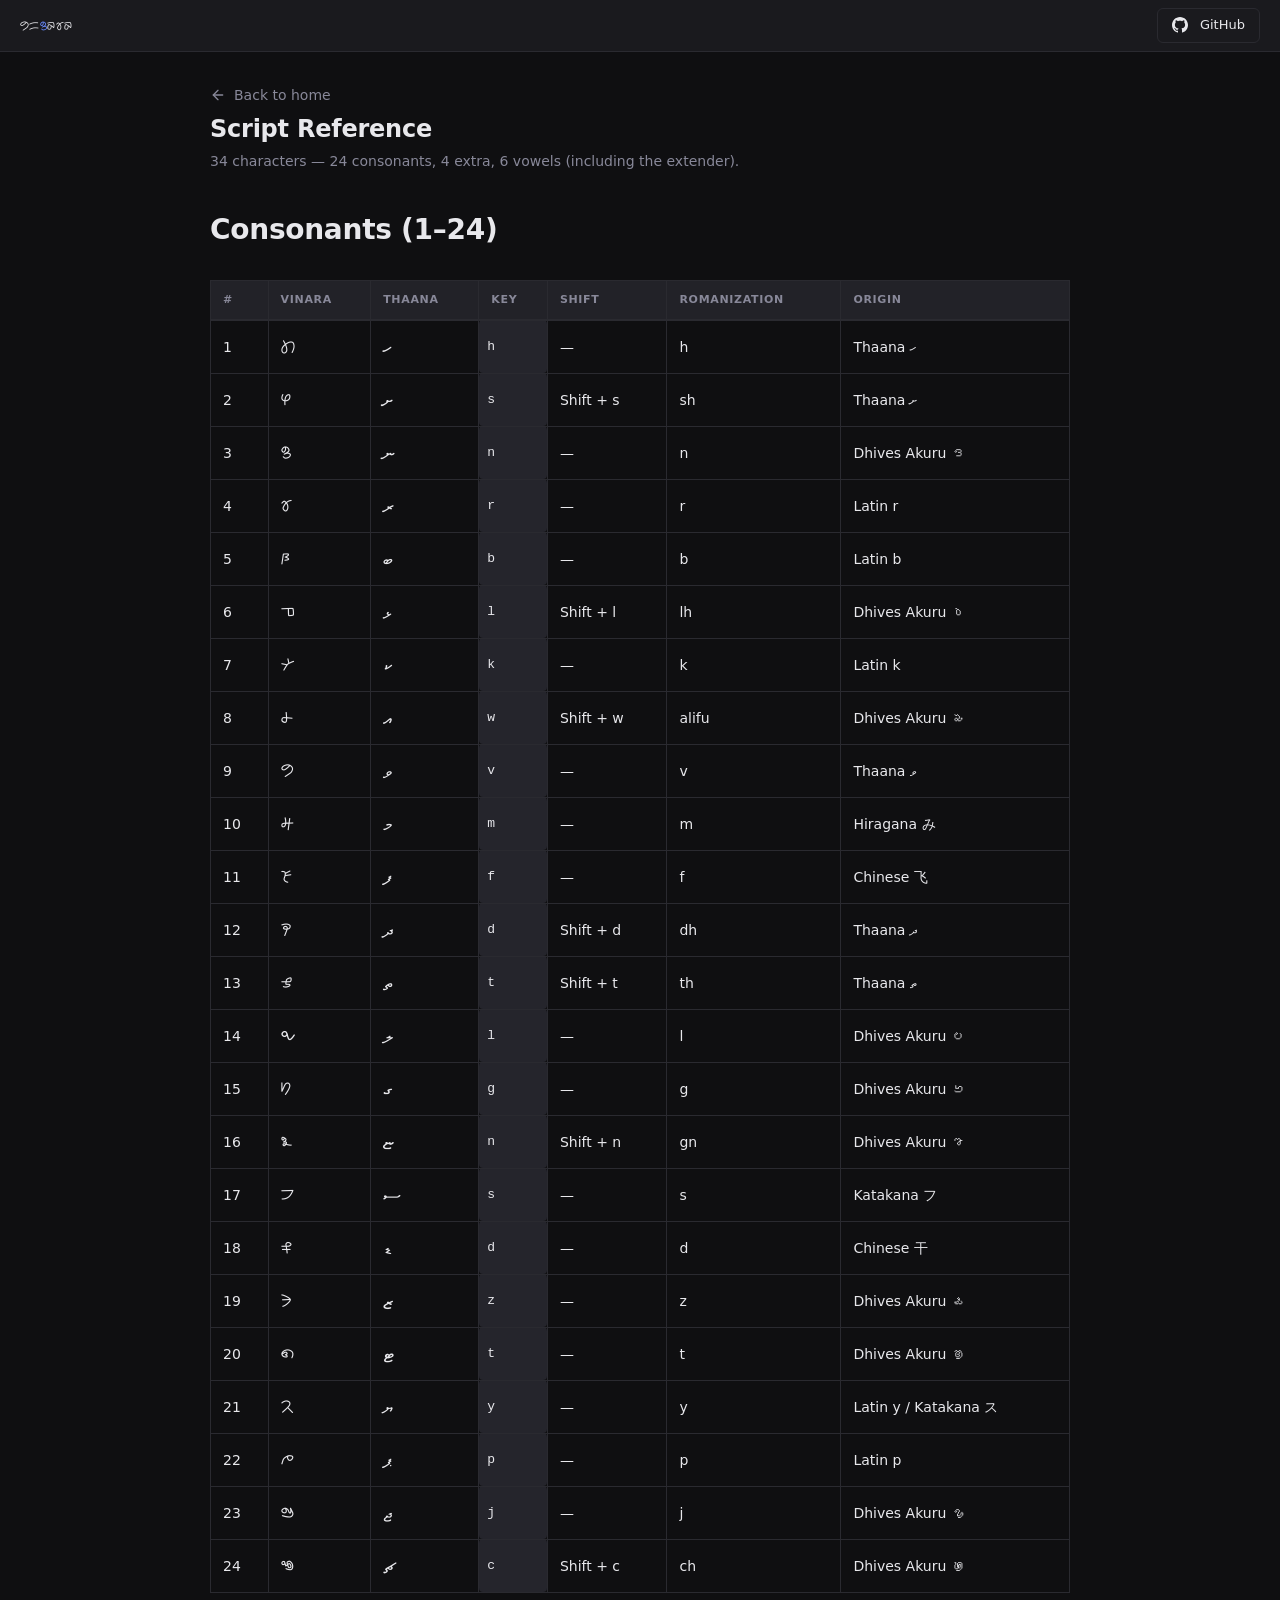
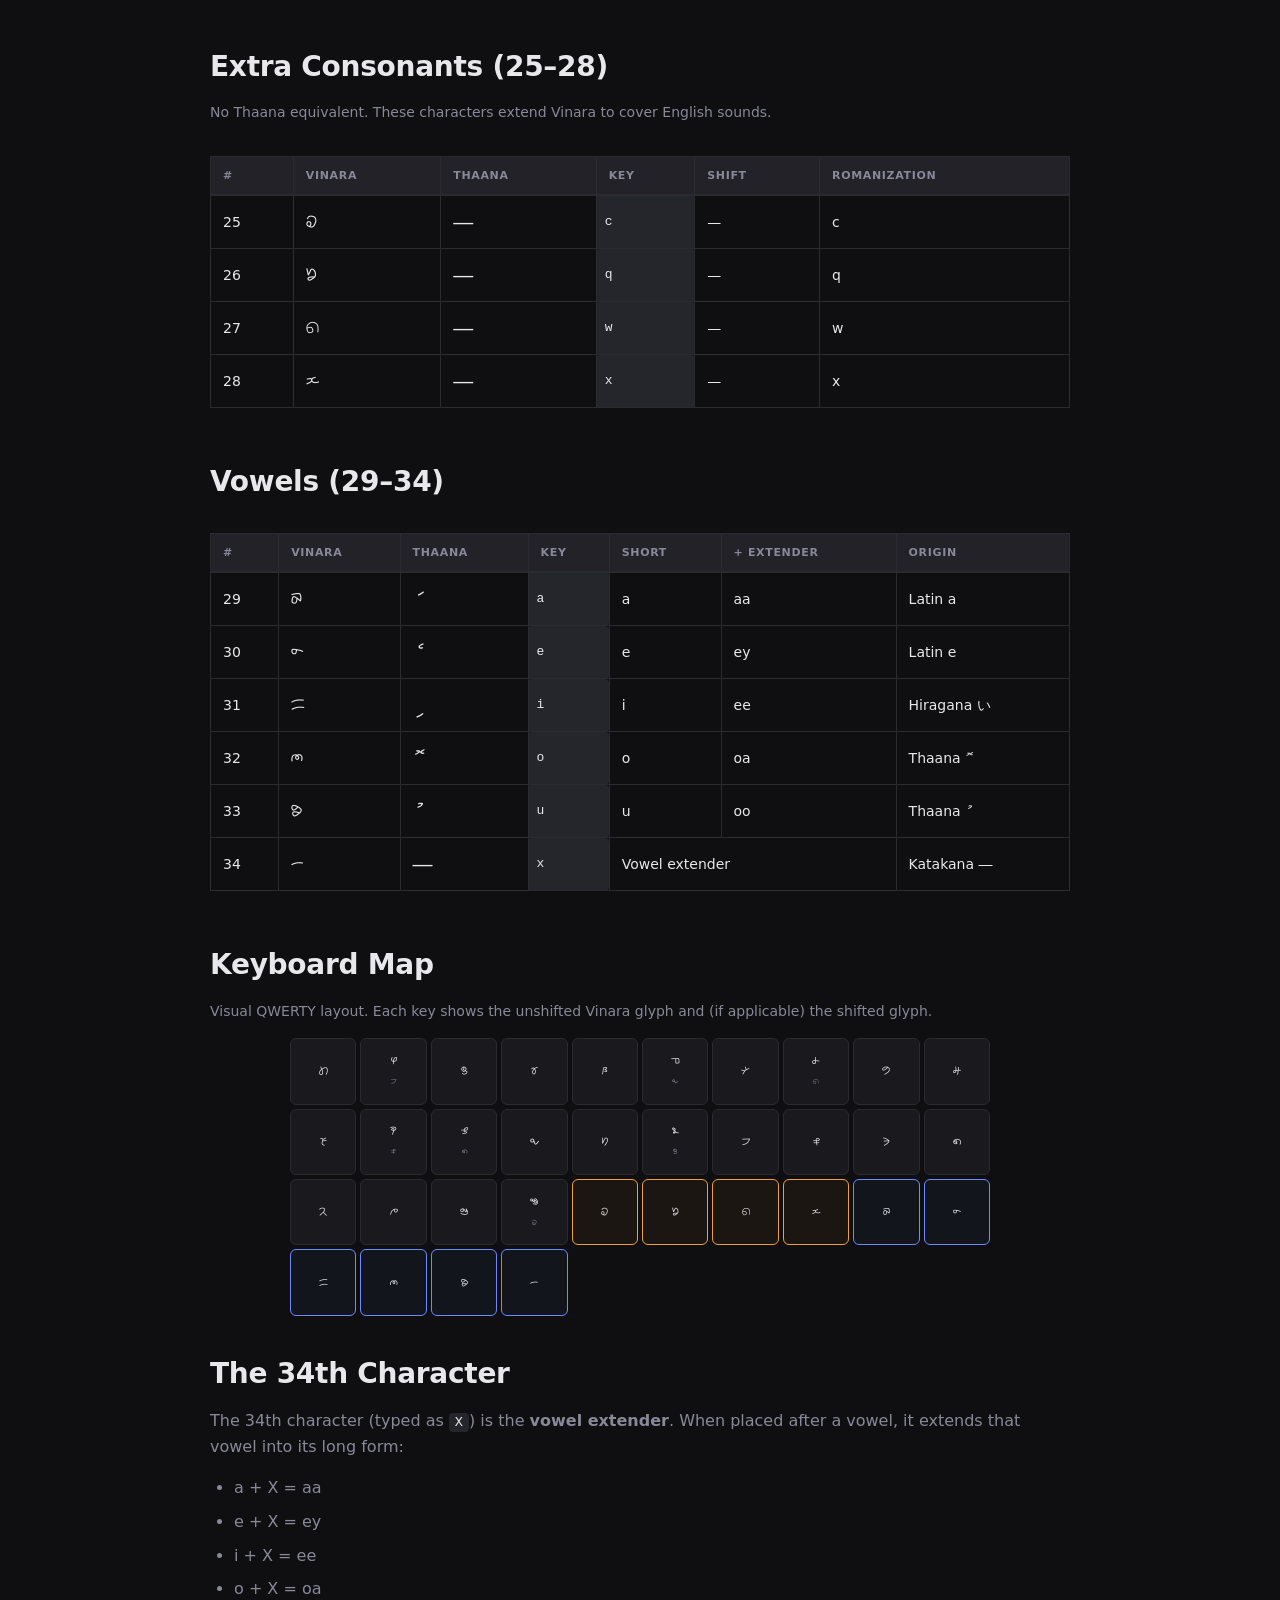
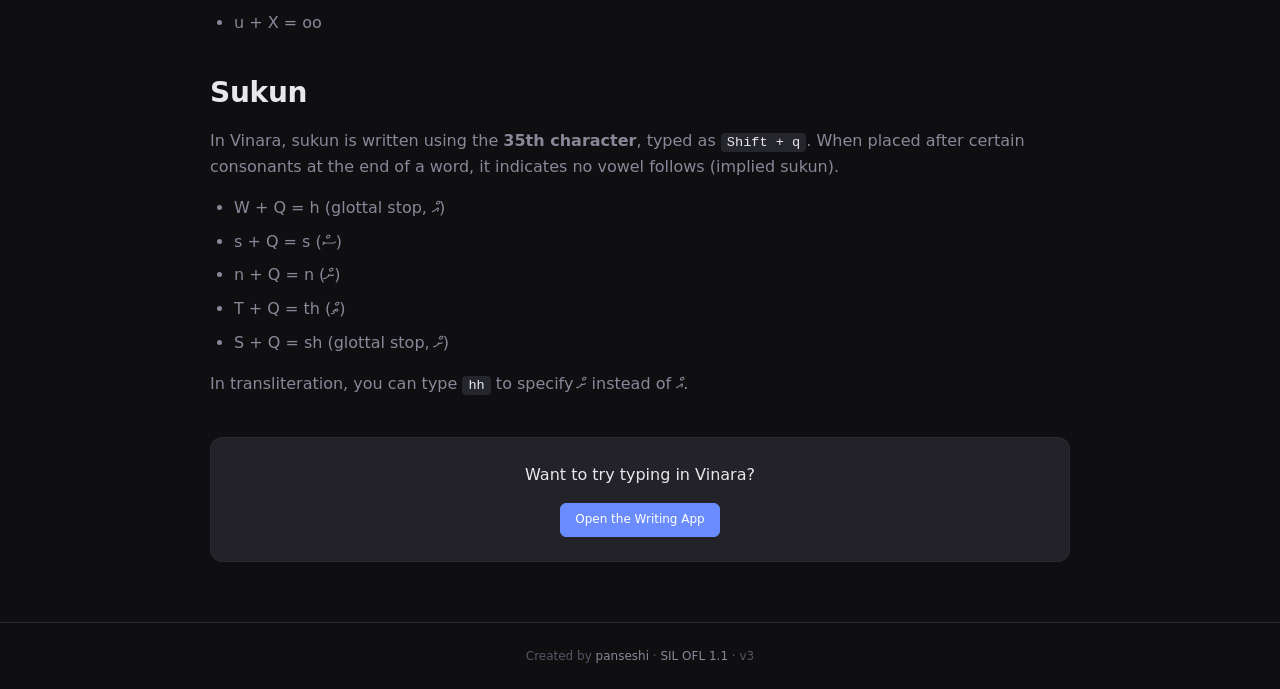
<file: reference/index.html>
<!DOCTYPE html>
<html lang="en">
<head>
<meta charset="UTF-8">
<meta name="viewport" content="width=device-width, initial-scale=1.0">
<title>Reference — Vinara</title>
<meta name="description" content="Vinara script reference — character map, keyboard layout, and romanization">
<link rel="stylesheet" href="../style.css">
</head>
<body>

<header>
  <a href="../" class="wordmark">vi<span>n</span>ara</a>
  <div class="header-right">
    <a href="https://github.com/panseshi/vinara" target="_blank" class="btn" style="font-size: 13px;">
      <svg viewBox="0 0 24 24" width="16" height="16" fill="currentColor" style="margin-right: 6px;"><path d="M12 0c-6.626 0-12 5.373-12 12 0 5.302 3.438 9.8 8.207 11.387.599.111.793-.261.793-.577v-2.234c-3.338.726-4.033-1.416-4.033-1.416-.546-1.387-1.333-1.756-1.333-1.756-1.089-.745.083-.729.083-.729 1.205.084 1.839 1.237 1.839 1.237 1.07 1.834 2.807 1.304 3.492.997.107-.775.418-1.305.762-1.604-2.665-.305-5.467-1.334-5.467-5.931 0-1.311.469-2.381 1.236-3.221-.124-.303-.535-1.524.117-3.176 0 0 1.008-.322 3.301 1.23.957-.266 1.983-.399 3.003-.404 1.02.005 2.047.138 3.006.404 2.291-1.552 3.297-1.23 3.297-1.23.653 1.653.242 2.874.118 3.176.77.84 1.235 1.911 1.235 3.221 0 4.609-2.807 5.624-5.479 5.921.43.372.823 1.102.823 2.222v3.293c0 .319.192.694.801.576 4.765-1.589 8.199-6.086 8.199-11.386 0-6.627-5.373-12-12-12z"/></svg>
      GitHub
    </a>
  </div>
</header>

<main class="reference-page">

  <a href="../" class="back-nav">
    <svg viewBox="0 0 24 24"><line x1="19" y1="12" x2="5" y2="12"/><polyline points="12 19 5 12 12 5"/></svg>
    Back to home
  </a>

  <h1>Script Reference</h1>
  <p class="reference-intro">34 characters — 24 consonants, 4 extra, 6 vowels (including the extender).</p>

  <h2>Consonants (1–24)</h2>
  <div class="ref-table-wrap">
    <table class="ref-table">
      <thead>
        <tr>
          <th>#</th>
          <th>Vinara</th>
          <th>Thaana</th>
          <th>Key</th>
          <th>Shift</th>
          <th>Romanization</th>
          <th>Origin</th>
        </tr>
      </thead>
      <tbody>
        <tr><td>1</td><td class="cell-glyph">h</td><td class="cell-thaana">&#x0780;</td><td class="cell-key">h</td><td>—</td><td>h</td><td>Thaana ހ</td></tr>
        <tr><td>2</td><td class="cell-glyph">S</td><td class="cell-thaana">&#x0781;</td><td class="cell-key">s</td><td>Shift + s</td><td>sh</td><td>Thaana ށ</td></tr>
        <tr><td>3</td><td class="cell-glyph">n</td><td class="cell-thaana">&#x0782;</td><td class="cell-key">n</td><td>—</td><td>n</td><td>Dhives Akuru 𑤐</td></tr>
        <tr><td>4</td><td class="cell-glyph">r</td><td class="cell-thaana">&#x0783;</td><td class="cell-key">r</td><td>—</td><td>r</td><td>Latin r</td></tr>
        <tr><td>5</td><td class="cell-glyph">b</td><td class="cell-thaana">&#x0784;</td><td class="cell-key">b</td><td>—</td><td>b</td><td>Latin b</td></tr>
        <tr><td>6</td><td class="cell-glyph">L</td><td class="cell-thaana">&#x0785;</td><td class="cell-key">l</td><td>Shift + l</td><td>lh</td><td>Dhives Akuru 𑤧</td></tr>
        <tr><td>7</td><td class="cell-glyph">k</td><td class="cell-thaana">&#x0786;</td><td class="cell-key">k</td><td>—</td><td>k</td><td>Latin k</td></tr>
        <tr><td>8</td><td class="cell-glyph">W</td><td class="cell-thaana">&#x0787;</td><td class="cell-key">w</td><td>Shift + w</td><td>alifu</td><td>Dhives Akuru 𑤆</td></tr>
        <tr><td>9</td><td class="cell-glyph">v</td><td class="cell-thaana">&#x0788;</td><td class="cell-key">v</td><td>—</td><td>v</td><td>Thaana ވ</td></tr>
        <tr><td>10</td><td class="cell-glyph">m</td><td class="cell-thaana">&#x0789;</td><td class="cell-key">m</td><td>—</td><td>m</td><td>Hiragana み</td></tr>
        <tr><td>11</td><td class="cell-glyph">f</td><td class="cell-thaana">&#x078A;</td><td class="cell-key">f</td><td>—</td><td>f</td><td>Chinese 飞</td></tr>
        <tr><td>12</td><td class="cell-glyph">D</td><td class="cell-thaana">&#x078B;</td><td class="cell-key">d</td><td>Shift + d</td><td>dh</td><td>Thaana ދ</td></tr>
        <tr><td>13</td><td class="cell-glyph">T</td><td class="cell-thaana">&#x078C;</td><td class="cell-key">t</td><td>Shift + t</td><td>th</td><td>Thaana ތ</td></tr>
        <tr><td>14</td><td class="cell-glyph">l</td><td class="cell-thaana">&#x078D;</td><td class="cell-key">l</td><td>—</td><td>l</td><td>Dhives Akuru 𑤨</td></tr>
        <tr><td>15</td><td class="cell-glyph">g</td><td class="cell-thaana">&#x078E;</td><td class="cell-key">g</td><td>—</td><td>g</td><td>Dhives Akuru 𑤎</td></tr>
        <tr><td>16</td><td class="cell-glyph">N</td><td class="cell-thaana">&#x078F;</td><td class="cell-key">n</td><td>Shift + n</td><td>gn</td><td>Dhives Akuru 𑤕</td></tr>
        <tr><td>17</td><td class="cell-glyph">s</td><td class="cell-thaana">&#x0790;</td><td class="cell-key">s</td><td>—</td><td>s</td><td>Katakana フ</td></tr>
        <tr><td>18</td><td class="cell-glyph">d</td><td class="cell-thaana">&#x0791;</td><td class="cell-key">d</td><td>—</td><td>d</td><td>Chinese 干</td></tr>
        <tr><td>19</td><td class="cell-glyph">z</td><td class="cell-thaana">&#x0792;</td><td class="cell-key">z</td><td>—</td><td>z</td><td>Dhives Akuru 𑤯</td></tr>
        <tr><td>20</td><td class="cell-glyph">t</td><td class="cell-thaana">&#x0793;</td><td class="cell-key">t</td><td>—</td><td>t</td><td>Dhives Akuru 𑤌</td></tr>
        <tr><td>21</td><td class="cell-glyph">y</td><td class="cell-thaana">&#x0794;</td><td class="cell-key">y</td><td>—</td><td>y</td><td>Latin y / Katakana ス</td></tr>
        <tr><td>22</td><td class="cell-glyph">p</td><td class="cell-thaana">&#x0795;</td><td class="cell-key">p</td><td>—</td><td>p</td><td>Latin p</td></tr>
        <tr><td>23</td><td class="cell-glyph">j</td><td class="cell-thaana">&#x0796;</td><td class="cell-key">j</td><td>—</td><td>j</td><td>Dhives Akuru 𑤣</td></tr>
        <tr><td>24</td><td class="cell-glyph">C</td><td class="cell-thaana">&#x0797;</td><td class="cell-key">c</td><td>Shift + c</td><td>ch</td><td>Dhives Akuru 𑤒</td></tr>
      </tbody>
    </table>
  </div>

  <h2>Extra Consonants (25–28)</h2>
  <p style="color: var(--text-dim); font-size: 14px; margin-bottom: 16px;">No Thaana equivalent. These characters extend Vinara to cover English sounds.</p>
  <div class="ref-table-wrap">
    <table class="ref-table">
      <thead>
        <tr><th>#</th><th>Vinara</th><th>Thaana</th><th>Key</th><th>Shift</th><th>Romanization</th></tr>
      </thead>
      <tbody>
        <tr><td>25</td><td class="cell-glyph">c</td><td class="cell-thaana">—</td><td class="cell-key">c</td><td>—</td><td>c</td></tr>
        <tr><td>26</td><td class="cell-glyph">q</td><td class="cell-thaana">—</td><td class="cell-key">q</td><td>—</td><td>q</td></tr>
        <tr><td>27</td><td class="cell-glyph">w</td><td class="cell-thaana">—</td><td class="cell-key">w</td><td>—</td><td>w</td></tr>
        <tr><td>28</td><td class="cell-glyph">x</td><td class="cell-thaana">—</td><td class="cell-key">x</td><td>—</td><td>x</td></tr>
      </tbody>
    </table>
  </div>

  <h2>Vowels (29–34)</h2>
  <div class="ref-table-wrap">
    <table class="ref-table">
      <thead>
        <tr><th>#</th><th>Vinara</th><th>Thaana</th><th>Key</th><th>Short</th><th>+ Extender</th><th>Origin</th></tr>
      </thead>
      <tbody>
        <tr><td>29</td><td class="cell-glyph">a</td><td class="cell-thaana">&#x07A6;</td><td class="cell-key">a</td><td>a</td><td>aa</td><td>Latin a</td></tr>
        <tr><td>30</td><td class="cell-glyph">e</td><td class="cell-thaana">&#x07AC;</td><td class="cell-key">e</td><td>e</td><td>ey</td><td>Latin e</td></tr>
        <tr><td>31</td><td class="cell-glyph">i</td><td class="cell-thaana">&#x07A8;</td><td class="cell-key">i</td><td>i</td><td>ee</td><td>Hiragana い</td></tr>
        <tr><td>32</td><td class="cell-glyph">o</td><td class="cell-thaana">&#x07AE;</td><td class="cell-key">o</td><td>o</td><td>oa</td><td>Thaana ޮ</td></tr>
        <tr><td>33</td><td class="cell-glyph">u</td><td class="cell-thaana">&#x07AA;</td><td class="cell-key">u</td><td>u</td><td>oo</td><td>Thaana ު</td></tr>
        <tr><td>34</td><td class="cell-glyph">X</td><td class="cell-thaana">—</td><td class="cell-key">x</td><td colspan="2">Vowel extender</td><td>Katakana ―</td></tr>
      </tbody>
    </table>
  </div>

  <h2>Keyboard Map</h2>
  <p style="color: var(--text-dim); font-size: 14px; margin-bottom: 16px;">Visual QWERTY layout. Each key shows the unshifted Vinara glyph and (if applicable) the shifted glyph.</p>

  <div class="keyboard-map">
    <div class="kb-key"><div class="kb-glyph">h</div></div>
    <div class="kb-key"><div class="kb-glyph">S</div><div class="kb-shift">s</div></div>
    <div class="kb-key"><div class="kb-glyph">n</div></div>
    <div class="kb-key"><div class="kb-glyph">r</div></div>
    <div class="kb-key"><div class="kb-glyph">b</div></div>
    <div class="kb-key"><div class="kb-glyph">L</div><div class="kb-shift">l</div></div>
    <div class="kb-key"><div class="kb-glyph">k</div></div>
    <div class="kb-key"><div class="kb-glyph">W</div><div class="kb-shift">w</div></div>
    <div class="kb-key"><div class="kb-glyph">v</div></div>
    <div class="kb-key"><div class="kb-glyph">m</div></div>
    <div class="kb-key"><div class="kb-glyph">f</div></div>
    <div class="kb-key"><div class="kb-glyph">D</div><div class="kb-shift">d</div></div>
    <div class="kb-key"><div class="kb-glyph">T</div><div class="kb-shift">t</div></div>
    <div class="kb-key"><div class="kb-glyph">l</div></div>
    <div class="kb-key"><div class="kb-glyph">g</div></div>
    <div class="kb-key"><div class="kb-glyph">N</div><div class="kb-shift">n</div></div>
    <div class="kb-key"><div class="kb-glyph">s</div></div>
    <div class="kb-key"><div class="kb-glyph">d</div></div>
    <div class="kb-key"><div class="kb-glyph">z</div></div>
    <div class="kb-key"><div class="kb-glyph">t</div></div>
    <div class="kb-key"><div class="kb-glyph">y</div></div>
    <div class="kb-key"><div class="kb-glyph">p</div></div>
    <div class="kb-key"><div class="kb-glyph">j</div></div>
    <div class="kb-key"><div class="kb-glyph">C</div><div class="kb-shift">c</div></div>
    <div class="kb-key extra"><div class="kb-glyph">c</div></div>
    <div class="kb-key extra"><div class="kb-glyph">q</div></div>
    <div class="kb-key extra"><div class="kb-glyph">w</div></div>
    <div class="kb-key extra"><div class="kb-glyph">x</div></div>
    <div class="kb-key vowel"><div class="kb-glyph">a</div></div>
    <div class="kb-key vowel"><div class="kb-glyph">e</div></div>
    <div class="kb-key vowel"><div class="kb-glyph">i</div></div>
    <div class="kb-key vowel"><div class="kb-glyph">o</div></div>
    <div class="kb-key vowel"><div class="kb-glyph">u</div></div>
    <div class="kb-key vowel"><div class="kb-glyph">X</div></div>
  </div>

  <h2>The 34th Character</h2>
  <p>The 34th character (typed as <code>X</code>) is the <strong>vowel extender</strong>. When placed after a vowel, it extends that vowel into its long form:</p>
  <ul>
    <li>a + X = aa</li>
    <li>e + X = ey</li>
    <li>i + X = ee</li>
    <li>o + X = oa</li>
    <li>u + X = oo</li>
  </ul>

  <h2>Sukun</h2>
  <p>In Vinara, sukun is written using the <strong>35th character</strong>, typed as <code>Shift + q</code>. When placed after certain consonants at the end of a word, it indicates no vowel follows (implied sukun).</p>
  <ul>
    <li>W + Q = h (glottal stop, އް)</li>
    <li>s + Q = s (ސް)</li>
    <li>n + Q = n (ން)</li>
    <li>T + Q = th (ތް)</li>
    <li>S + Q = sh (glottal stop, ށް)</li>
  </ul>
  <p>In transliteration, you can type <code>hh</code> to specify ށް instead of އް.</p>

  <div class="cta-block" style="margin-top: 40px;">
    <p>Want to try typing in Vinara?</p>
    <a href="../app/" class="btn btn-primary">Open the Writing App</a>
  </div>

</main>

<footer class="site-footer">
  Created by <a href="https://github.com/panseshi">panseshi</a> &middot; <a href="../LICENSE">SIL OFL 1.1</a> &middot; v3
</footer>

<script>
(function() {
  'use strict';
  var saved = localStorage.getItem('vinara_theme');
  if (saved === 'light') document.documentElement.classList.add('light');
})();
</script>

</body>
</html>
</file>
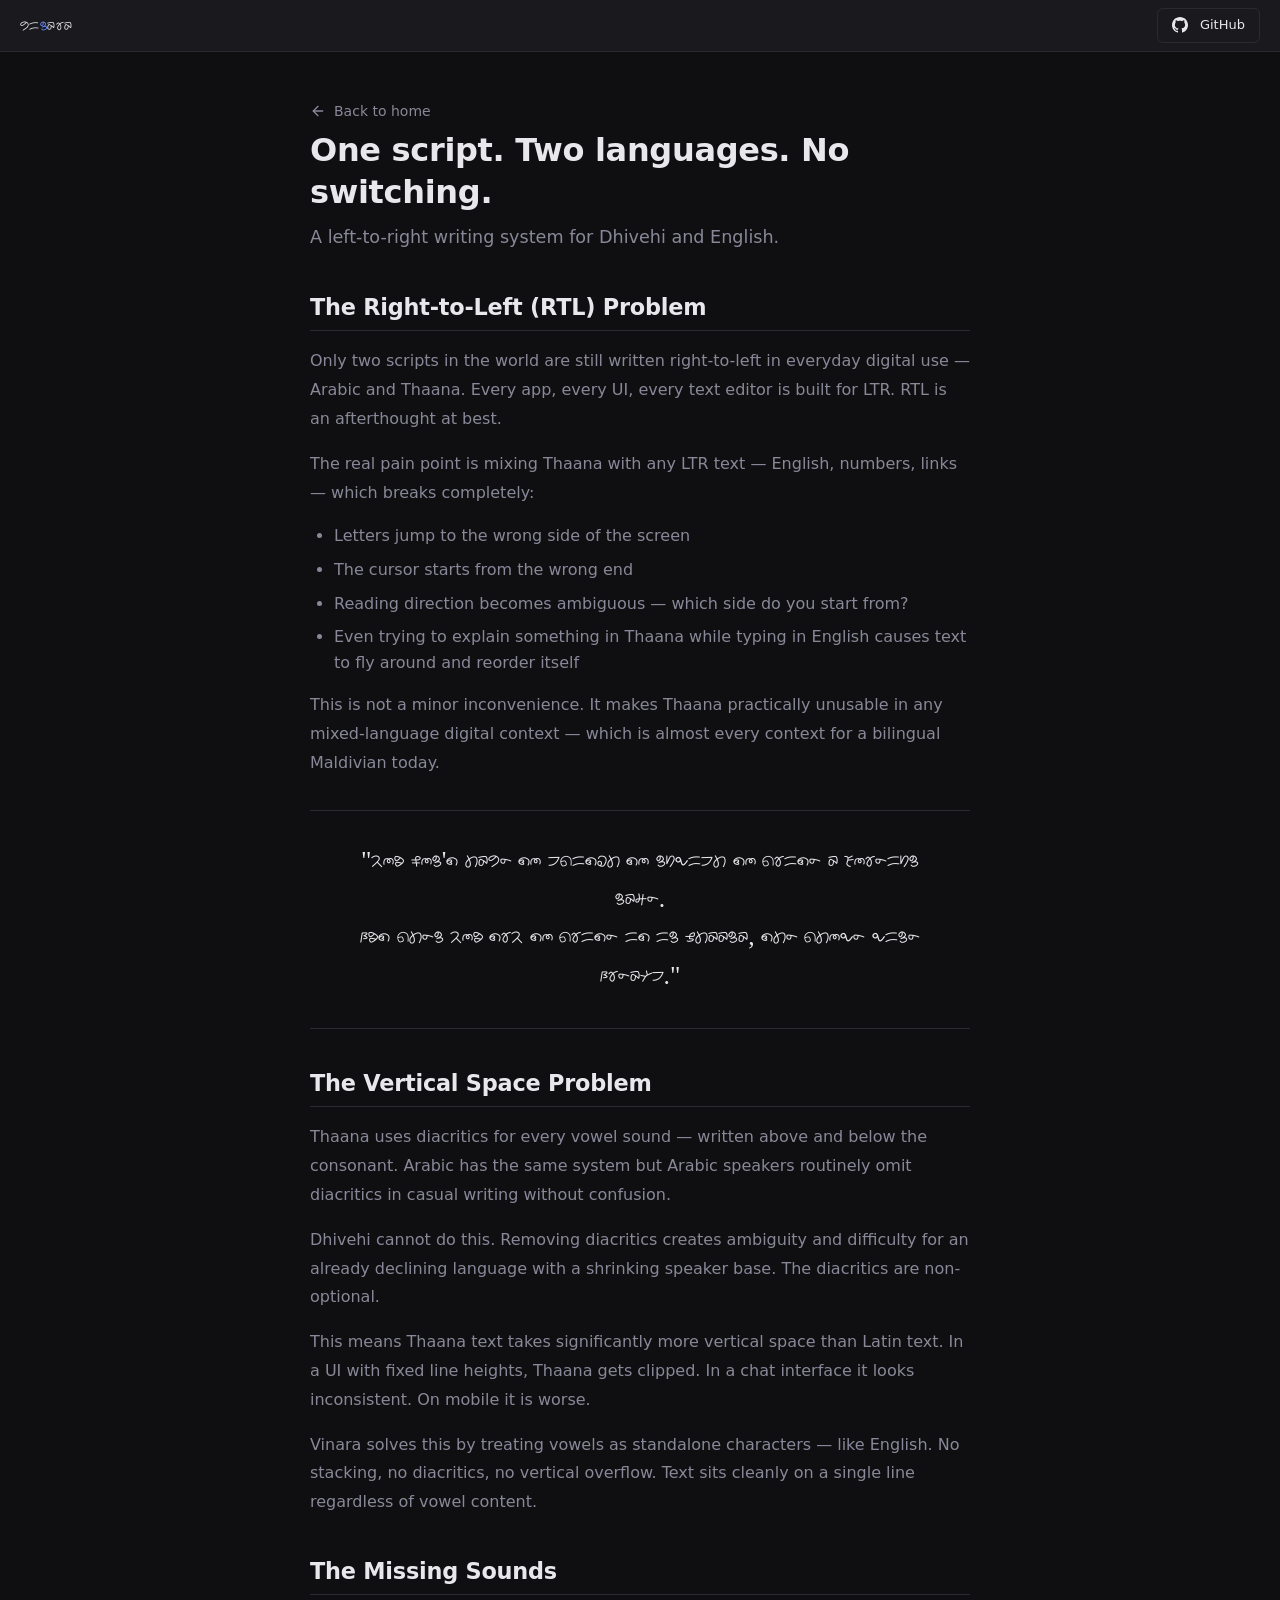
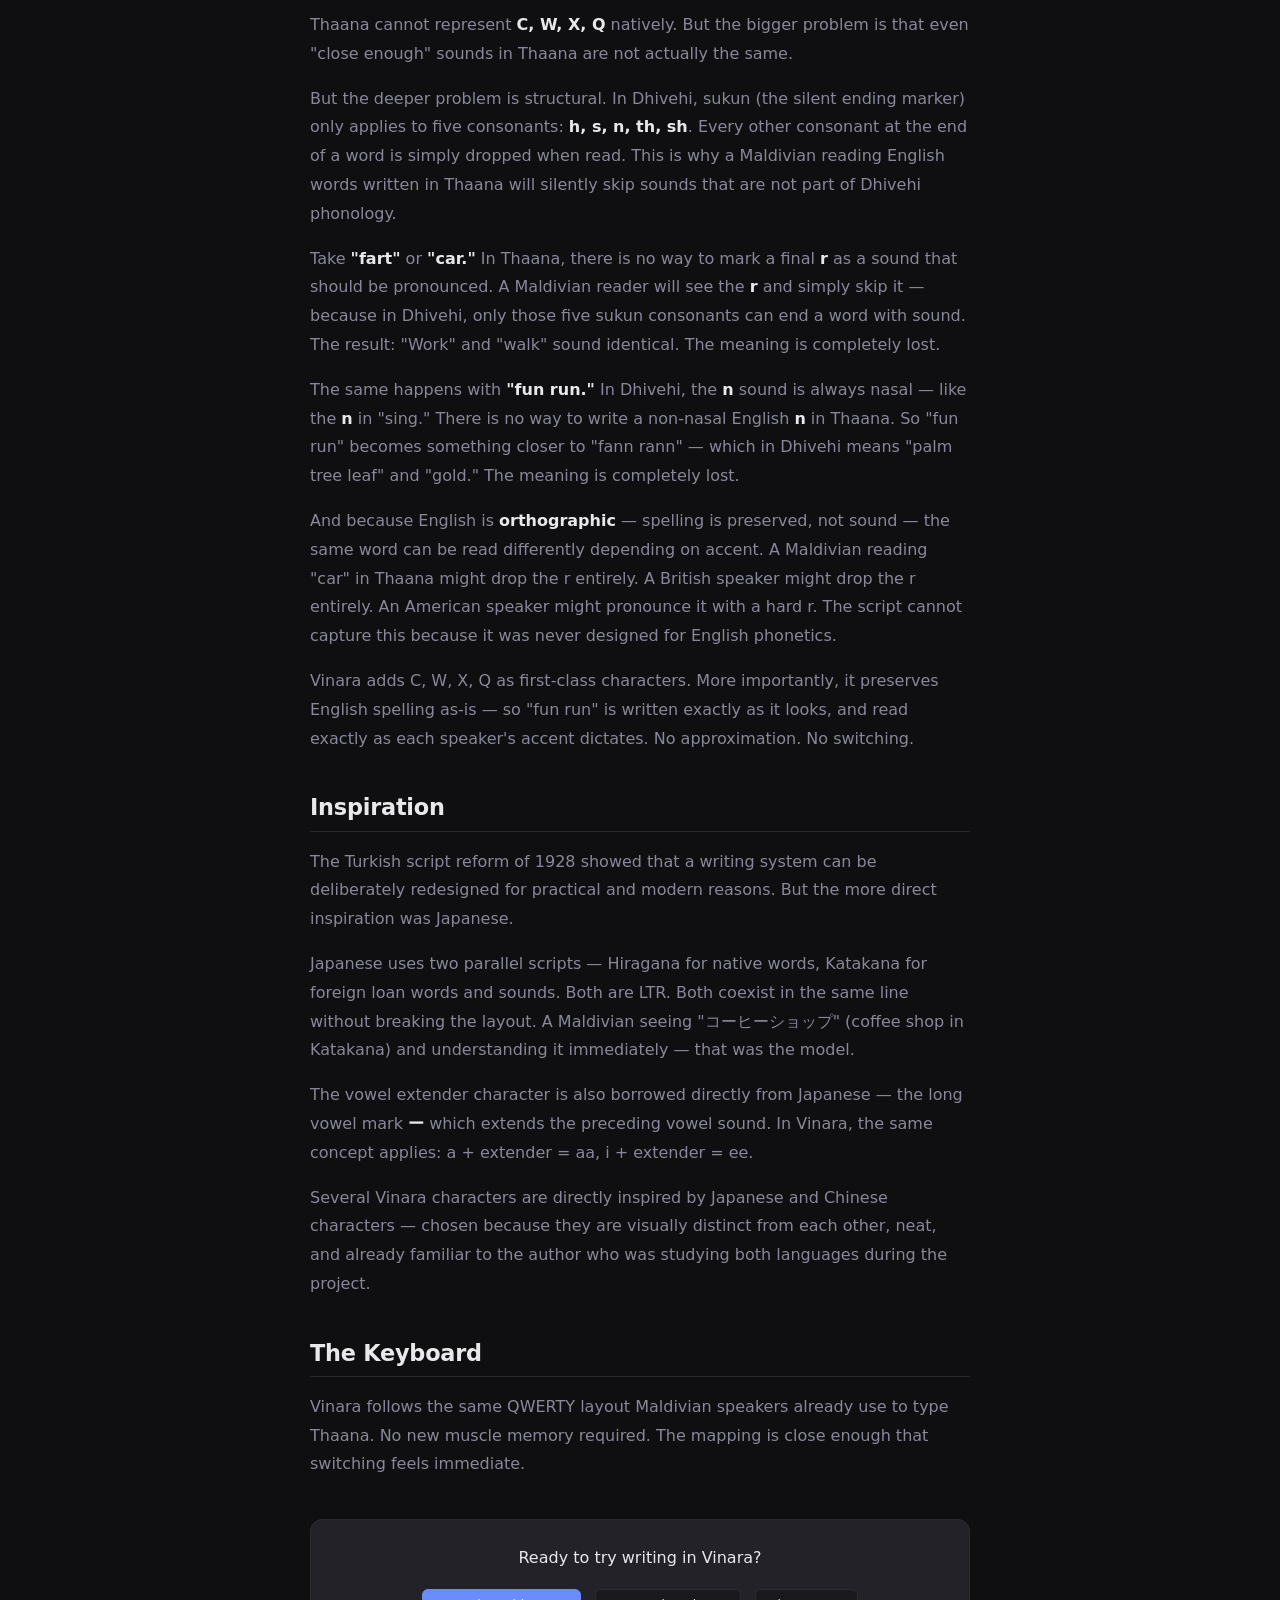
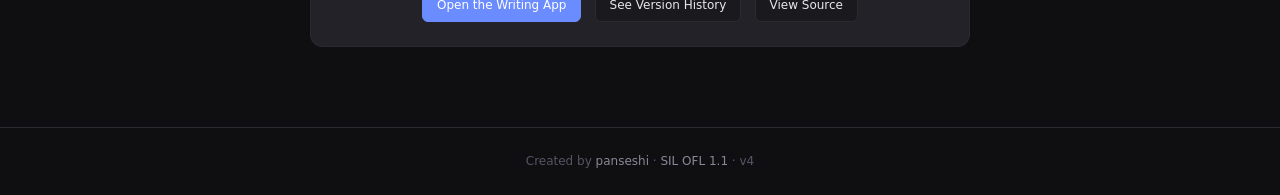
<file: pages/about.html>
<!DOCTYPE html>
<html lang="en">
<head>
<meta charset="UTF-8">
<meta name="viewport" content="width=device-width, initial-scale=1.0">
<title>Why Vinara</title>
<meta name="description" content="Why Vinara was created — a writing system for Dhivehi and English">
<link rel="stylesheet" href="../style.css">
</head>
<body>

<header>
  <a href="../" class="wordmark">vi<span>n</span>ara</a>
  <div class="header-right">
    <a href="https://github.com/panseshi/vinara" target="_blank" class="btn" style="font-size: 13px;">
      <svg viewBox="0 0 24 24" width="16" height="16" fill="currentColor" style="margin-right: 6px;"><path d="M12 0c-6.626 0-12 5.373-12 12 0 5.302 3.438 9.8 8.207 11.387.599.111.793-.261.793-.577v-2.234c-3.338.726-4.033-1.416-4.033-1.416-.546-1.387-1.333-1.756-1.333-1.756-1.089-.745.083-.729.083-.729 1.205.084 1.839 1.237 1.839 1.237 1.07 1.834 2.807 1.304 3.492.997.107-.775.418-1.305.762-1.604-2.665-.305-5.467-1.334-5.467-5.931 0-1.311.469-2.381 1.236-3.221-.124-.303-.535-1.524.117-3.176 0 0 1.008-.322 3.301 1.23.957-.266 1.983-.399 3.003-.404 1.02.005 2.047.138 3.006.404 2.291-1.552 3.297-1.23 3.297-1.23.653 1.653.242 2.874.118 3.176.77.84 1.235 1.911 1.235 3.221 0 4.609-2.807 5.624-5.479 5.921.43.372.823 1.102.823 2.222v3.293c0 .319.192.694.801.576 4.765-1.589 8.199-6.086 8.199-11.386 0-6.627-5.373-12-12-12z"/></svg>
      GitHub
    </a>
  </div>
</header>

<main class="editorial">

  <a href="../" class="back-nav">
    <svg viewBox="0 0 24 24"><line x1="19" y1="12" x2="5" y2="12"/><polyline points="12 19 5 12 12 5"/></svg>
    Back to home
  </a>

  <h1>One script. Two languages. No switching.</h1>
  <p class="subtitle">A left-to-right writing system for Dhivehi and English.</p>

  <h2>The Right-to-Left (RTL) Problem</h2>
  <p>Only two scripts in the world are still written right-to-left in everyday digital use — Arabic and Thaana. Every app, every UI, every text editor is built for LTR. RTL is an afterthought at best.</p>
  <p>The real pain point is mixing Thaana with any LTR text — English, numbers, links — which breaks completely:</p>
  <ul>
    <li>Letters jump to the wrong side of the screen</li>
    <li>The cursor starts from the wrong end</li>
    <li>Reading direction becomes ambiguous — which side do you start from?</li>
    <li>Even trying to explain something in Thaana while typing in English causes text to fly around and reorder itself</li>
  </ul>
  <p>This is not a minor inconvenience. It makes Thaana practically unusable in any mixed-language digital context — which is almost every context for a bilingual Maldivian today.</p>

  <div class="pull-quote">
    "you don't have to switch to English to write a foreign name.<br>
    but when you try to write it in Thaana, the whole line breaks."
  </div>

  <h2>The Vertical Space Problem</h2>
  <p>Thaana uses diacritics for every vowel sound — written above and below the consonant. Arabic has the same system but Arabic speakers routinely omit diacritics in casual writing without confusion.</p>
  <p>Dhivehi cannot do this. Removing diacritics creates ambiguity and difficulty for an already declining language with a shrinking speaker base. The diacritics are non-optional.</p>
  <p>This means Thaana text takes significantly more vertical space than Latin text. In a UI with fixed line heights, Thaana gets clipped. In a chat interface it looks inconsistent. On mobile it is worse.</p>
  <p>Vinara solves this by treating vowels as standalone characters — like English. No stacking, no diacritics, no vertical overflow. Text sits cleanly on a single line regardless of vowel content.</p>

  <h2>The Missing Sounds</h2>
  <p>Thaana cannot represent <strong>C, W, X, Q</strong> natively. But the bigger problem is that even "close enough" sounds in Thaana are not actually the same.</p>
  <p>But the deeper problem is structural. In Dhivehi, sukun (the silent ending marker) only applies to five consonants: <strong>h, s, n, th, sh</strong>. Every other consonant at the end of a word is simply dropped when read. This is why a Maldivian reading English words written in Thaana will silently skip sounds that are not part of Dhivehi phonology.</p>
  <p>Take <strong>"fart"</strong> or <strong>"car."</strong> In Thaana, there is no way to mark a final <strong>r</strong> as a sound that should be pronounced. A Maldivian reader will see the <strong>r</strong> and simply skip it — because in Dhivehi, only those five sukun consonants can end a word with sound. The result: "Work" and "walk" sound identical. The meaning is completely lost.</p>
  <p>The same happens with <strong>"fun run."</strong> In Dhivehi, the <strong>n</strong> sound is always nasal — like the <strong>n</strong> in "sing." There is no way to write a non-nasal English <strong>n</strong> in Thaana. So "fun run" becomes something closer to "fann rann" — which in Dhivehi means "palm tree leaf" and "gold." The meaning is completely lost.</p>
  <p>And because English is <strong>orthographic</strong> — spelling is preserved, not sound — the same word can be read differently depending on accent. A Maldivian reading "car" in Thaana might drop the r entirely. A British speaker might drop the r entirely. An American speaker might pronounce it with a hard r. The script cannot capture this because it was never designed for English phonetics.</p>
  <p>Vinara adds C, W, X, Q as first-class characters. More importantly, it preserves English spelling as-is — so "fun run" is written exactly as it looks, and read exactly as each speaker's accent dictates. No approximation. No switching.</p>

  <h2>Inspiration</h2>
  <p>The Turkish script reform of 1928 showed that a writing system can be deliberately redesigned for practical and modern reasons. But the more direct inspiration was Japanese.</p>
  <p>Japanese uses two parallel scripts — Hiragana for native words, Katakana for foreign loan words and sounds. Both are LTR. Both coexist in the same line without breaking the layout. A Maldivian seeing "コーヒーショップ" (coffee shop in Katakana) and understanding it immediately — that was the model.</p>
  <p>The vowel extender character is also borrowed directly from Japanese — the long vowel mark <strong>ー</strong> which extends the preceding vowel sound. In Vinara, the same concept applies: a + extender = aa, i + extender = ee.</p>
  <p>Several Vinara characters are directly inspired by Japanese and Chinese characters — chosen because they are visually distinct from each other, neat, and already familiar to the author who was studying both languages during the project.</p>

  <h2>The Keyboard</h2>
  <p>Vinara follows the same QWERTY layout Maldivian speakers already use to type Thaana. No new muscle memory required. The mapping is close enough that switching feels immediate.</p>

  <div class="cta-block">
    <p>Ready to try writing in Vinara?</p>
    <a href="../app/" class="btn btn-primary">Open the Writing App</a>
    <a href="origins.html" class="btn" style="margin-left: 8px;">See Version History</a>
    <a href="https://github.com/panseshi/vinara" target="_blank" class="btn" style="margin-left: 8px;">View Source</a>
  </div>

</main>

<footer class="site-footer">
  Created by <a href="https://github.com/panseshi">panseshi</a> &middot; <a href="../LICENSE">SIL OFL 1.1</a> &middot; v4
</footer>

<script>
(function() {
  'use strict';
  var saved = localStorage.getItem('vinara_theme');
  if (saved === 'light') document.documentElement.classList.add('light');
})();
</script>

</body>
</html>
</file>
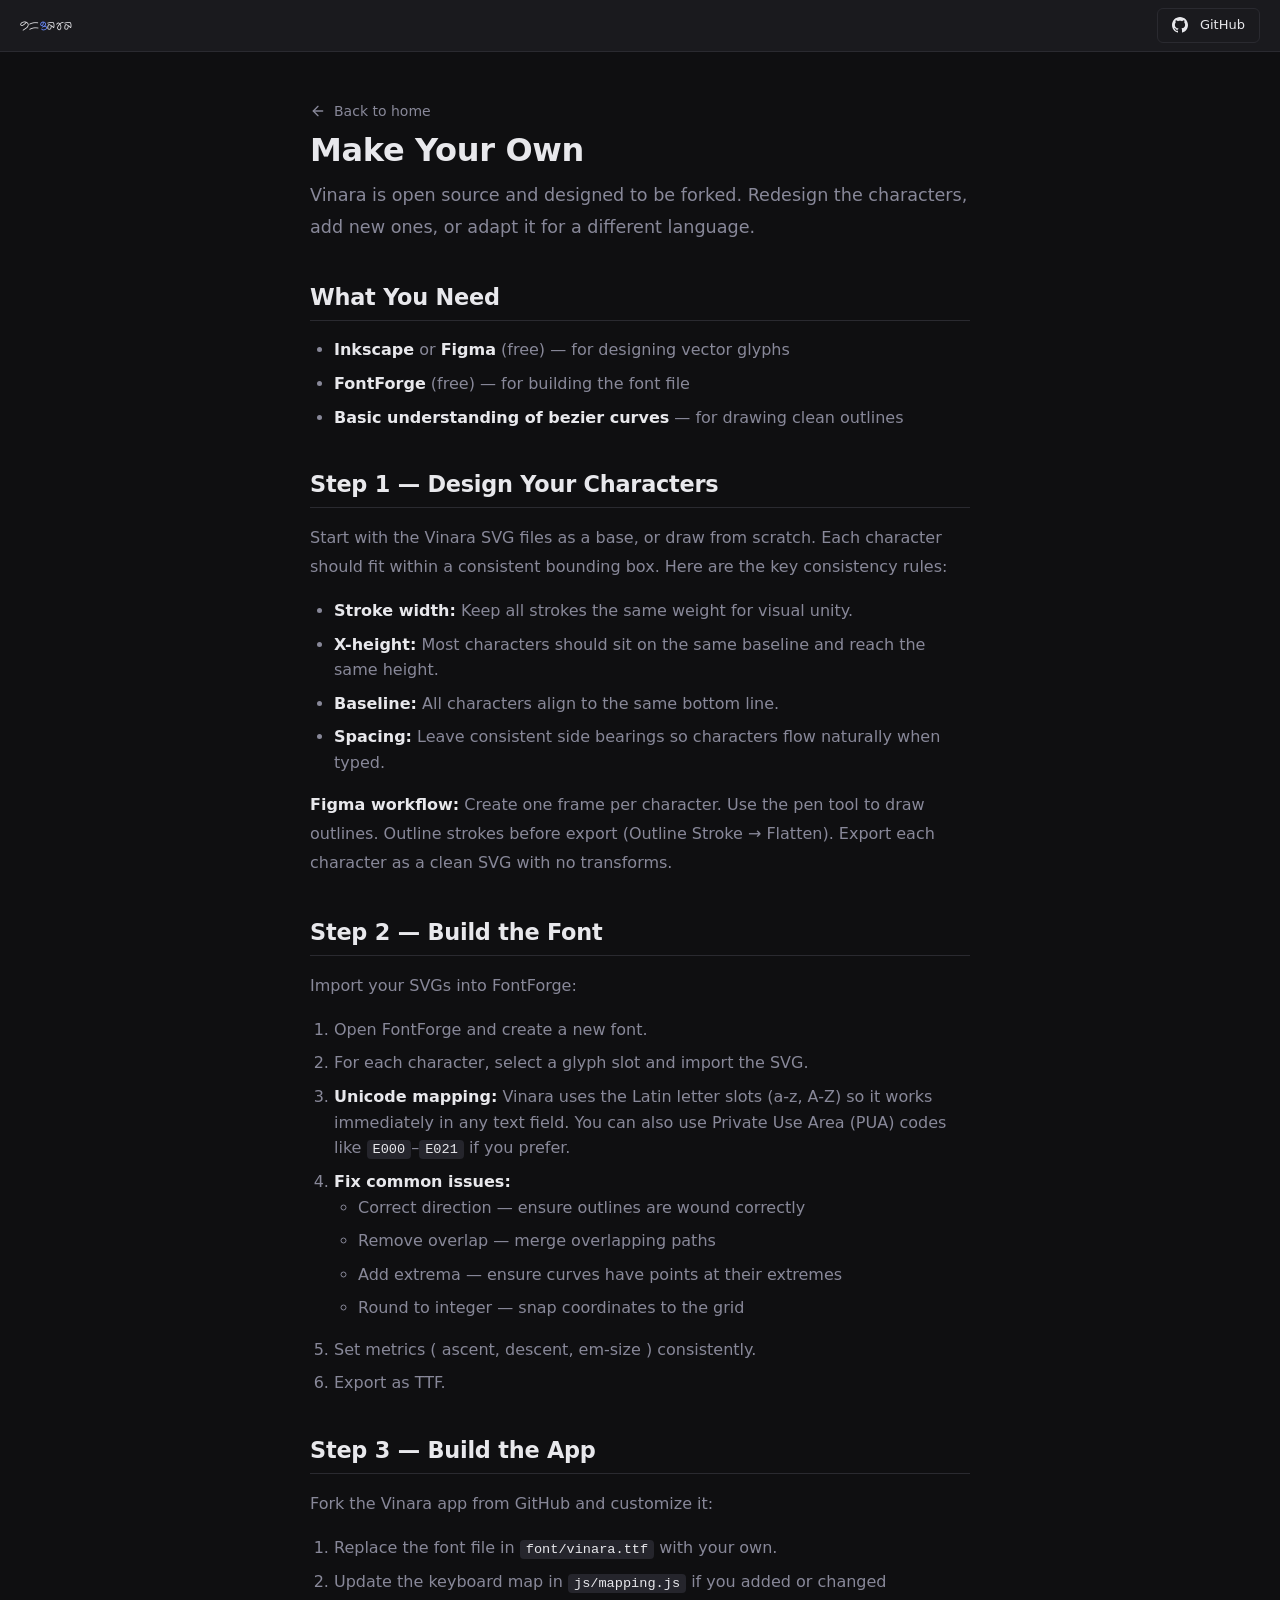
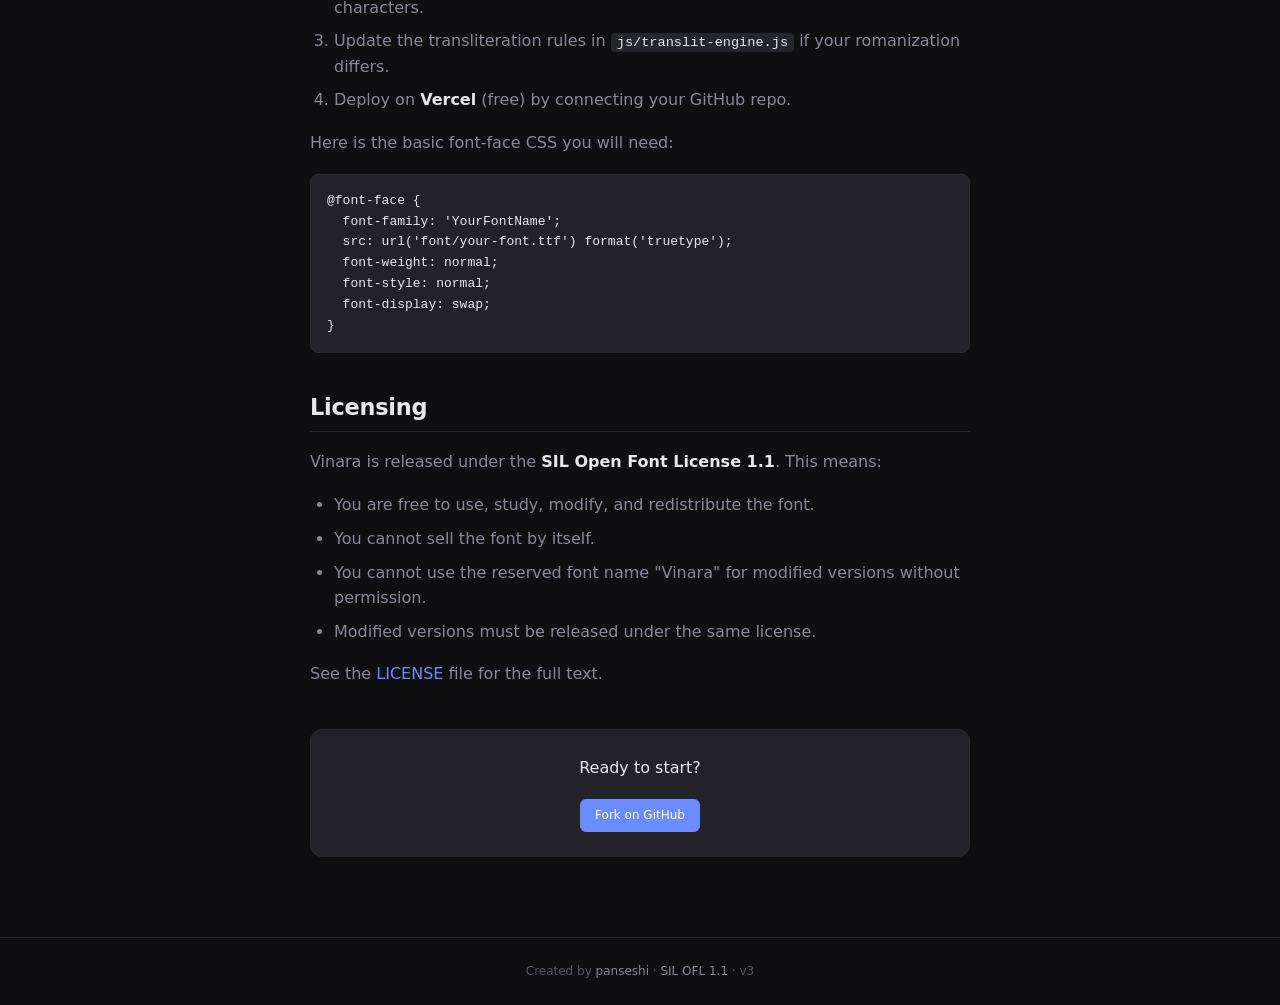
<file: pages/guide.html>
<!DOCTYPE html>
<html lang="en">
<head>
<meta charset="UTF-8">
<meta name="viewport" content="width=device-width, initial-scale=1.0">
<title>Make Your Own — Vinara</title>
<meta name="description" content="Fork the Vinara script and build your own version">
<link rel="stylesheet" href="../style.css">
</head>
<body>

<header>
  <a href="../" class="wordmark">vi<span>n</span>ara</a>
  <div class="header-right">
    <a href="https://github.com/panseshi/vinara" target="_blank" class="btn" style="font-size: 13px;">
      <svg viewBox="0 0 24 24" width="16" height="16" fill="currentColor" style="margin-right: 6px;"><path d="M12 0c-6.626 0-12 5.373-12 12 0 5.302 3.438 9.8 8.207 11.387.599.111.793-.261.793-.577v-2.234c-3.338.726-4.033-1.416-4.033-1.416-.546-1.387-1.333-1.756-1.333-1.756-1.089-.745.083-.729.083-.729 1.205.084 1.839 1.237 1.839 1.237 1.07 1.834 2.807 1.304 3.492.997.107-.775.418-1.305.762-1.604-2.665-.305-5.467-1.334-5.467-5.931 0-1.311.469-2.381 1.236-3.221-.124-.303-.535-1.524.117-3.176 0 0 1.008-.322 3.301 1.23.957-.266 1.983-.399 3.003-.404 1.02.005 2.047.138 3.006.404 2.291-1.552 3.297-1.23 3.297-1.23.653 1.653.242 2.874.118 3.176.77.84 1.235 1.911 1.235 3.221 0 4.609-2.807 5.624-5.479 5.921.43.372.823 1.102.823 2.222v3.293c0 .319.192.694.801.576 4.765-1.589 8.199-6.086 8.199-11.386 0-6.627-5.373-12-12-12z"/></svg>
      GitHub
    </a>
  </div>
</header>

<main class="editorial">

  <a href="../" class="back-nav">
    <svg viewBox="0 0 24 24"><line x1="19" y1="12" x2="5" y2="12"/><polyline points="12 19 5 12 12 5"/></svg>
    Back to home
  </a>

  <h1>Make Your Own</h1>
  <p class="subtitle">Vinara is open source and designed to be forked. Redesign the characters, add new ones, or adapt it for a different language.</p>

  <h2>What You Need</h2>
  <ul>
    <li><strong>Inkscape</strong> or <strong>Figma</strong> (free) — for designing vector glyphs</li>
    <li><strong>FontForge</strong> (free) — for building the font file</li>
    <li><strong>Basic understanding of bezier curves</strong> — for drawing clean outlines</li>
  </ul>

  <h2>Step 1 — Design Your Characters</h2>
  <p>Start with the Vinara SVG files as a base, or draw from scratch. Each character should fit within a consistent bounding box. Here are the key consistency rules:</p>
  <ul>
    <li><strong>Stroke width:</strong> Keep all strokes the same weight for visual unity.</li>
    <li><strong>X-height:</strong> Most characters should sit on the same baseline and reach the same height.</li>
    <li><strong>Baseline:</strong> All characters align to the same bottom line.</li>
    <li><strong>Spacing:</strong> Leave consistent side bearings so characters flow naturally when typed.</li>
  </ul>
  <p><strong>Figma workflow:</strong> Create one frame per character. Use the pen tool to draw outlines. Outline strokes before export (Outline Stroke &rarr; Flatten). Export each character as a clean SVG with no transforms.</p>

  <h2>Step 2 — Build the Font</h2>
  <p>Import your SVGs into FontForge:</p>
  <ol>
    <li>Open FontForge and create a new font.</li>
    <li>For each character, select a glyph slot and import the SVG.</li>
    <li><strong>Unicode mapping:</strong> Vinara uses the Latin letter slots (a-z, A-Z) so it works immediately in any text field. You can also use Private Use Area (PUA) codes like <code>E000</code>–<code>E021</code> if you prefer.</li>
    <li><strong>Fix common issues:</strong>
      <ul>
        <li>Correct direction — ensure outlines are wound correctly</li>
        <li>Remove overlap — merge overlapping paths</li>
        <li>Add extrema — ensure curves have points at their extremes</li>
        <li>Round to integer — snap coordinates to the grid</li>
      </ul>
    </li>
    <li>Set metrics ( ascent, descent, em-size ) consistently.</li>
    <li>Export as TTF.</li>
  </ol>

  <h2>Step 3 — Build the App</h2>
  <p>Fork the Vinara app from GitHub and customize it:</p>
  <ol>
    <li>Replace the font file in <code>font/vinara.ttf</code> with your own.</li>
    <li>Update the keyboard map in <code>js/mapping.js</code> if you added or changed characters.</li>
    <li>Update the transliteration rules in <code>js/translit-engine.js</code> if your romanization differs.</li>
    <li>Deploy on <strong>Vercel</strong> (free) by connecting your GitHub repo.</li>
  </ol>

  <p>Here is the basic font-face CSS you will need:</p>
  <pre><code>@font-face {
  font-family: 'YourFontName';
  src: url('font/your-font.ttf') format('truetype');
  font-weight: normal;
  font-style: normal;
  font-display: swap;
}</code></pre>

  <h2>Licensing</h2>
  <p>Vinara is released under the <strong>SIL Open Font License 1.1</strong>. This means:</p>
  <ul>
    <li>You are free to use, study, modify, and redistribute the font.</li>
    <li>You cannot sell the font by itself.</li>
    <li>You cannot use the reserved font name "Vinara" for modified versions without permission.</li>
    <li>Modified versions must be released under the same license.</li>
  </ul>
  <p>See the <a href="../LICENSE">LICENSE</a> file for the full text.</p>

  <div class="cta-block">
    <p>Ready to start?</p>
    <a href="https://github.com/panseshi/vinara" target="_blank" class="btn btn-primary">Fork on GitHub</a>
  </div>

</main>

<footer class="site-footer">
  Created by <a href="https://github.com/panseshi">panseshi</a> &middot; <a href="../LICENSE">SIL OFL 1.1</a> &middot; v3
</footer>

<script>
(function() {
  'use strict';
  var saved = localStorage.getItem('vinara_theme');
  if (saved === 'light') document.documentElement.classList.add('light');
})();
</script>

</body>
</html>
</file>
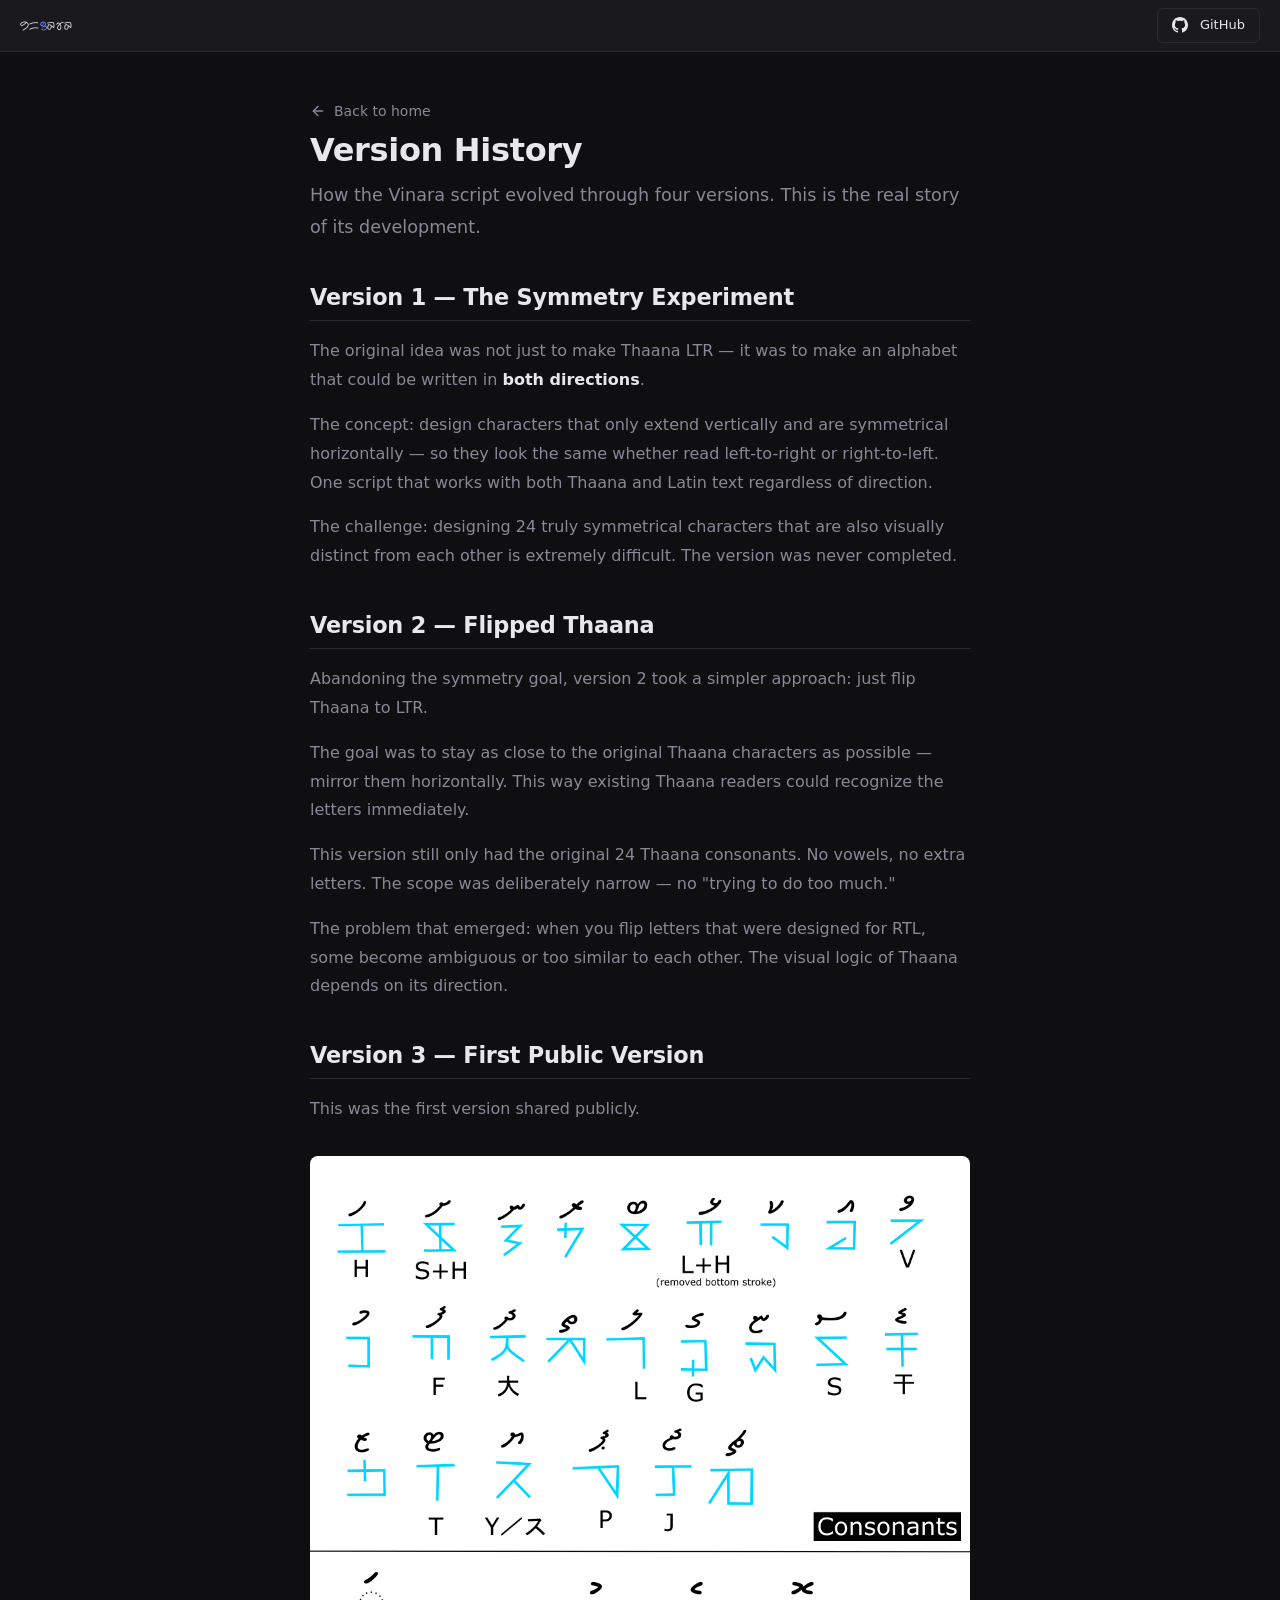
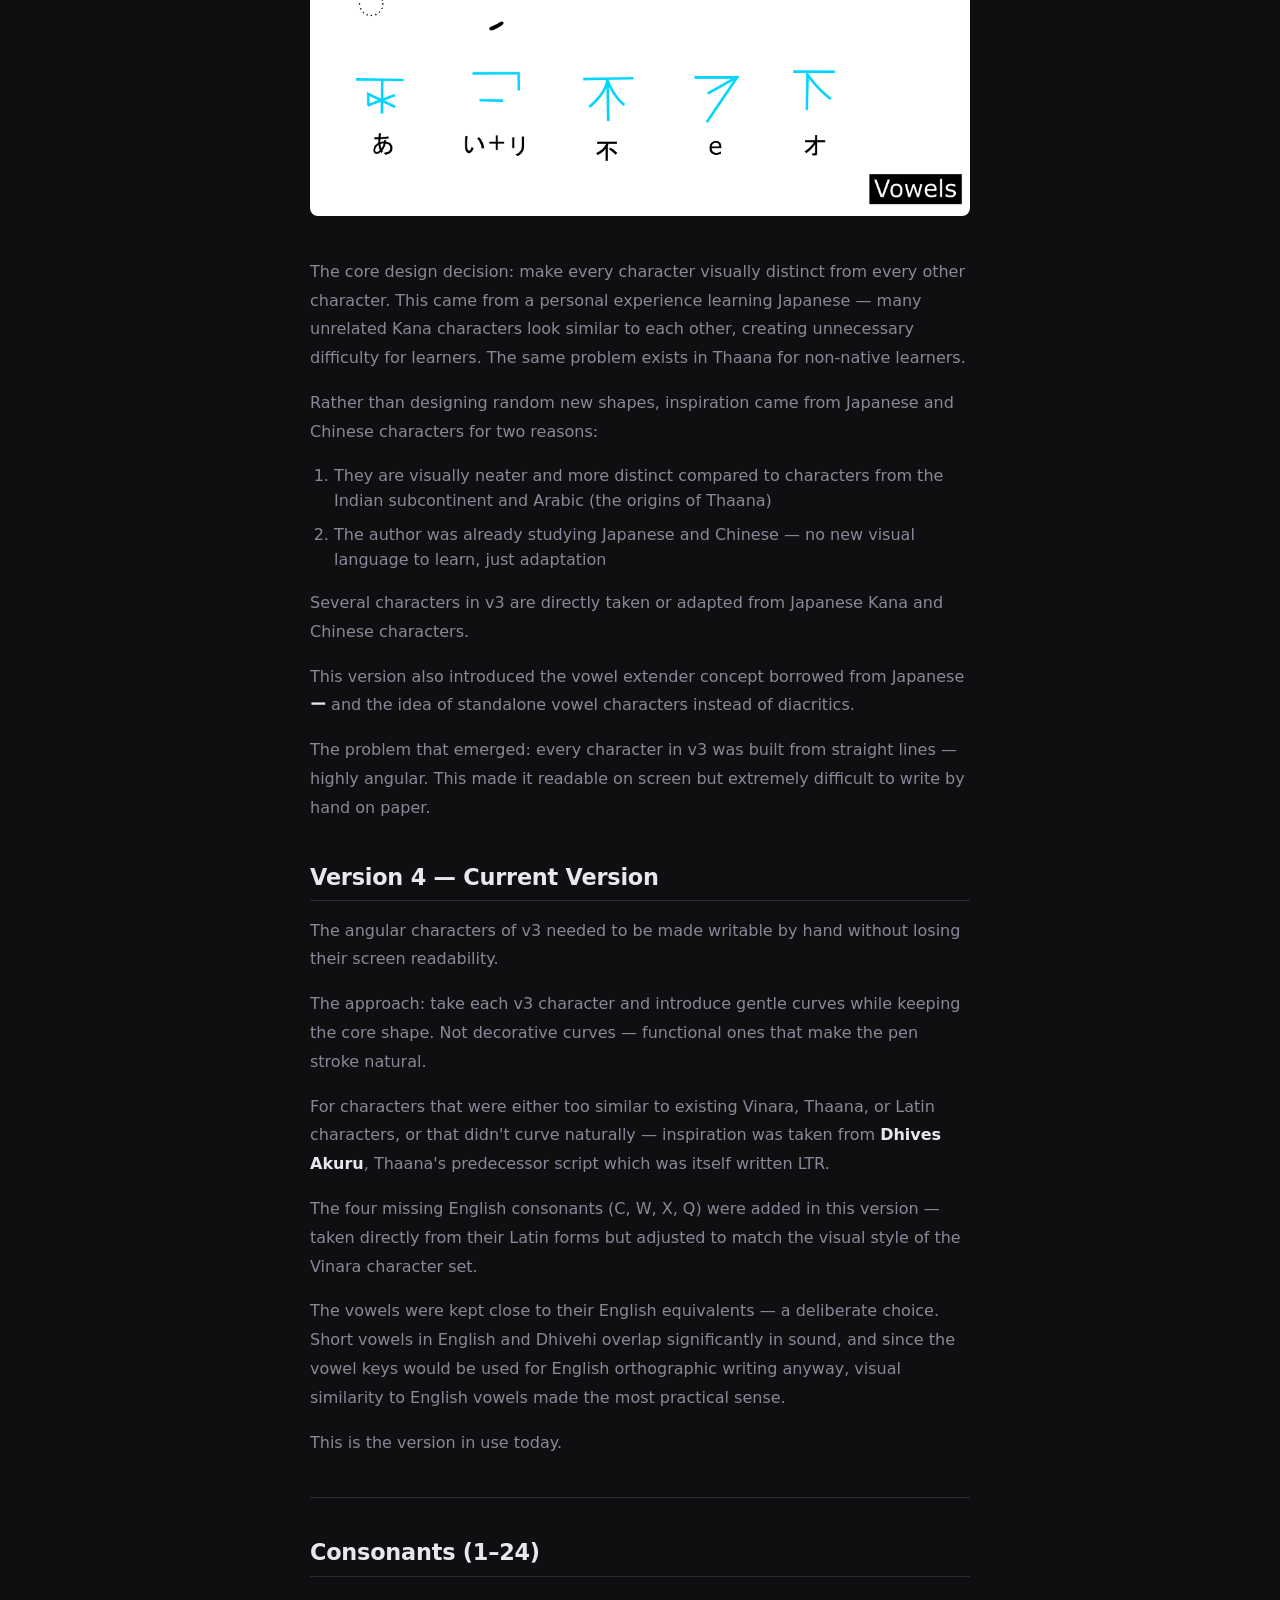
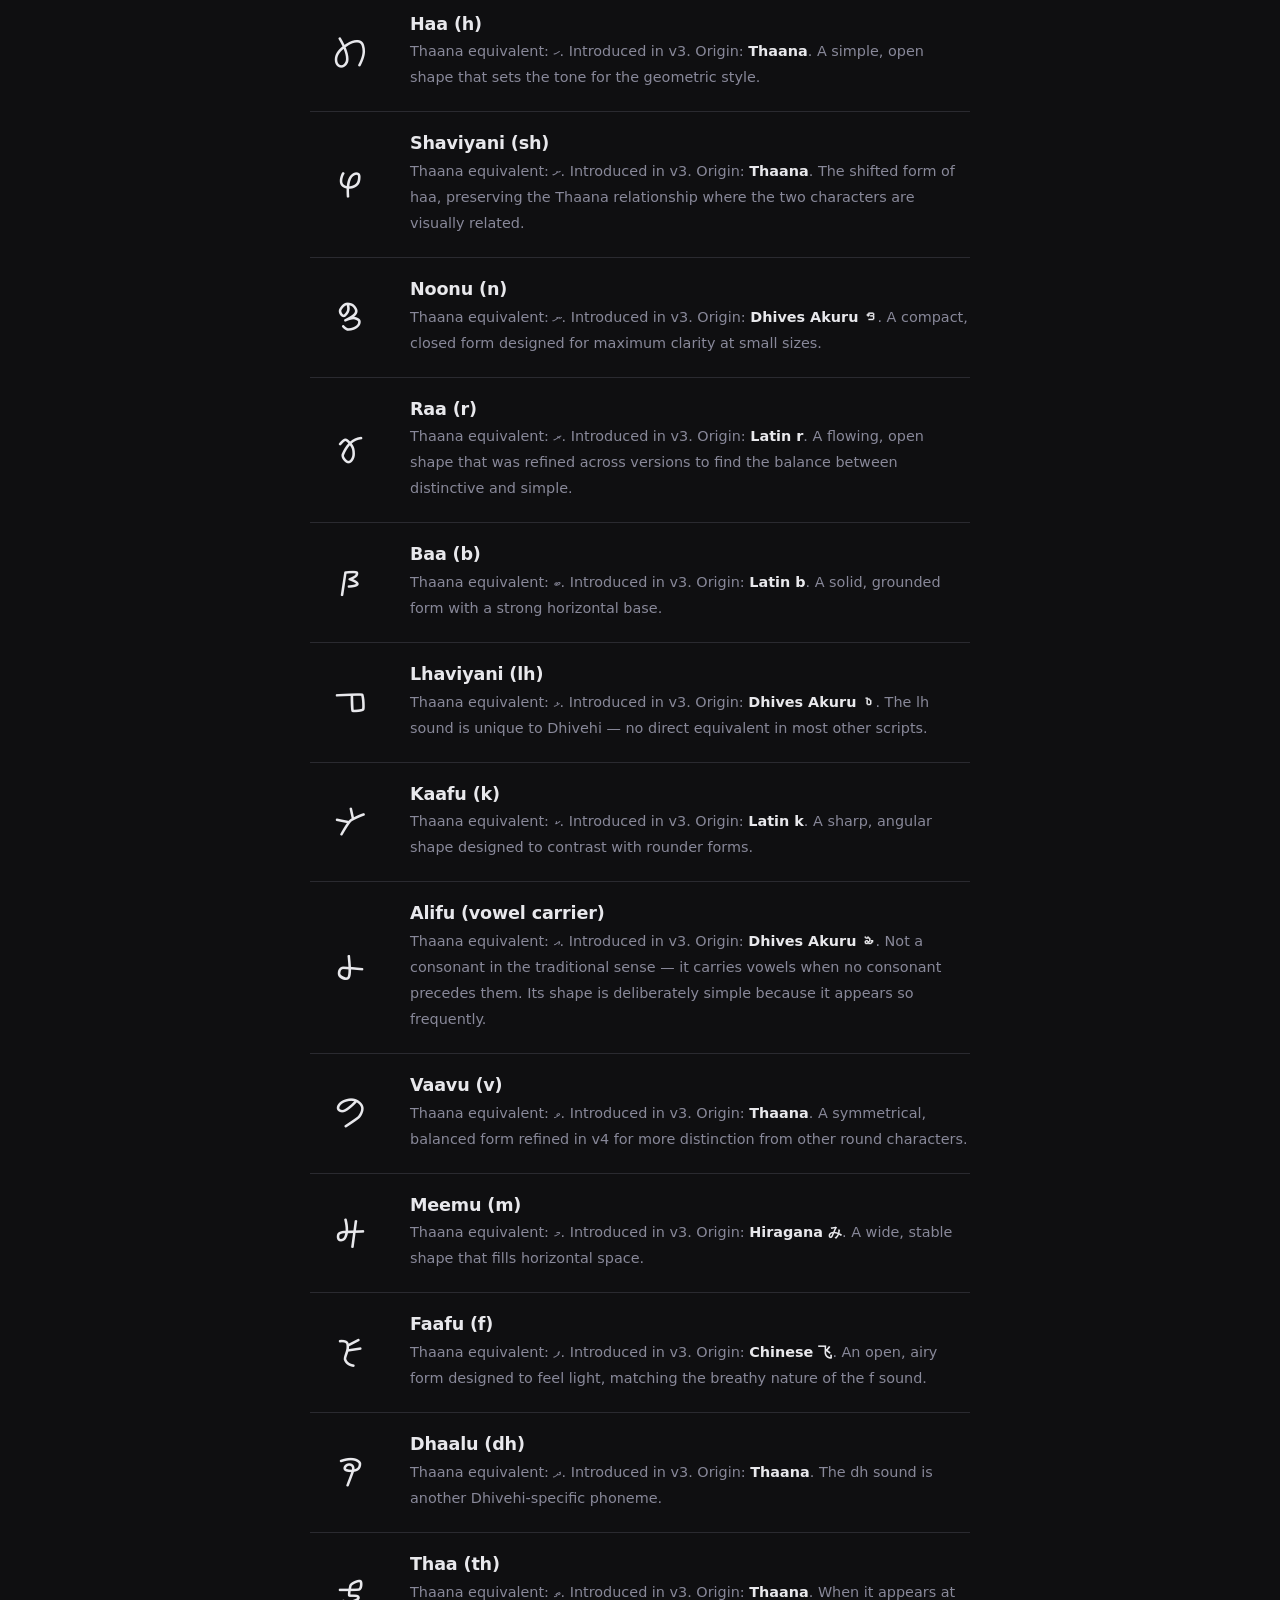
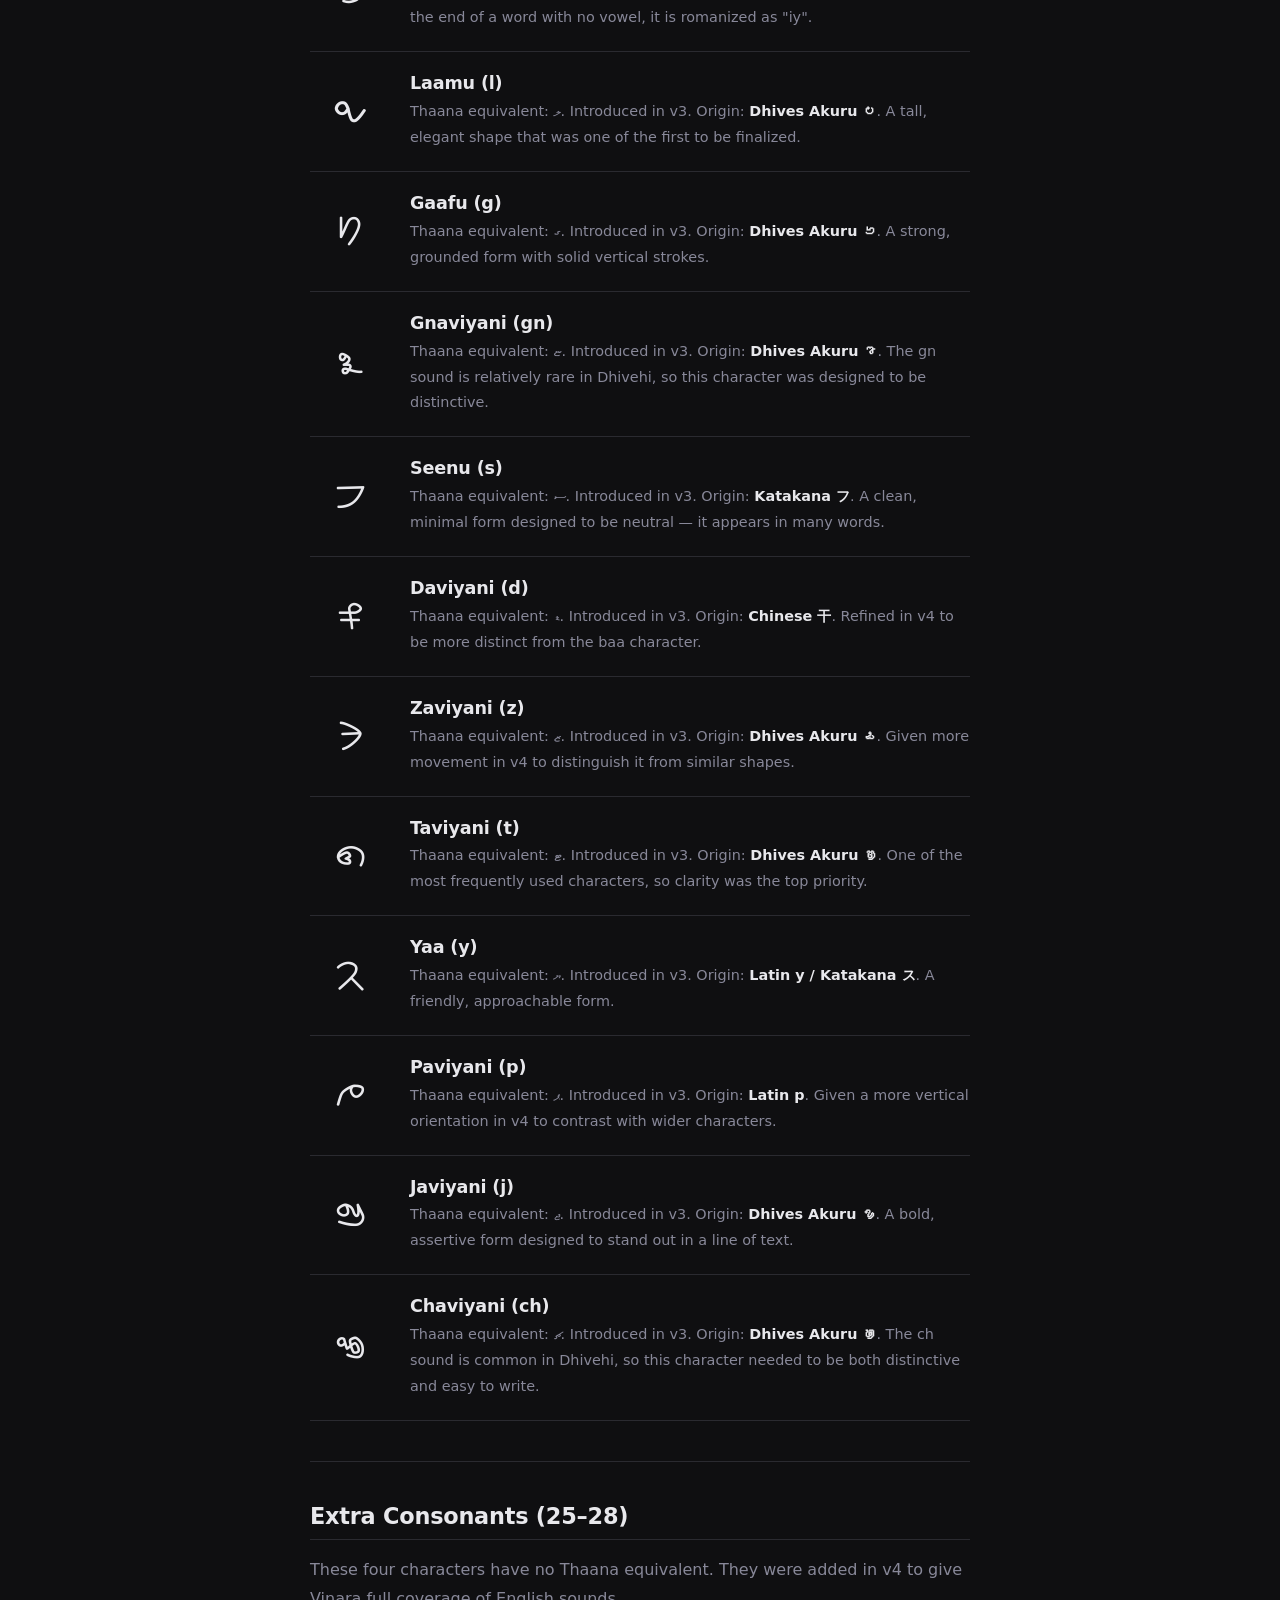
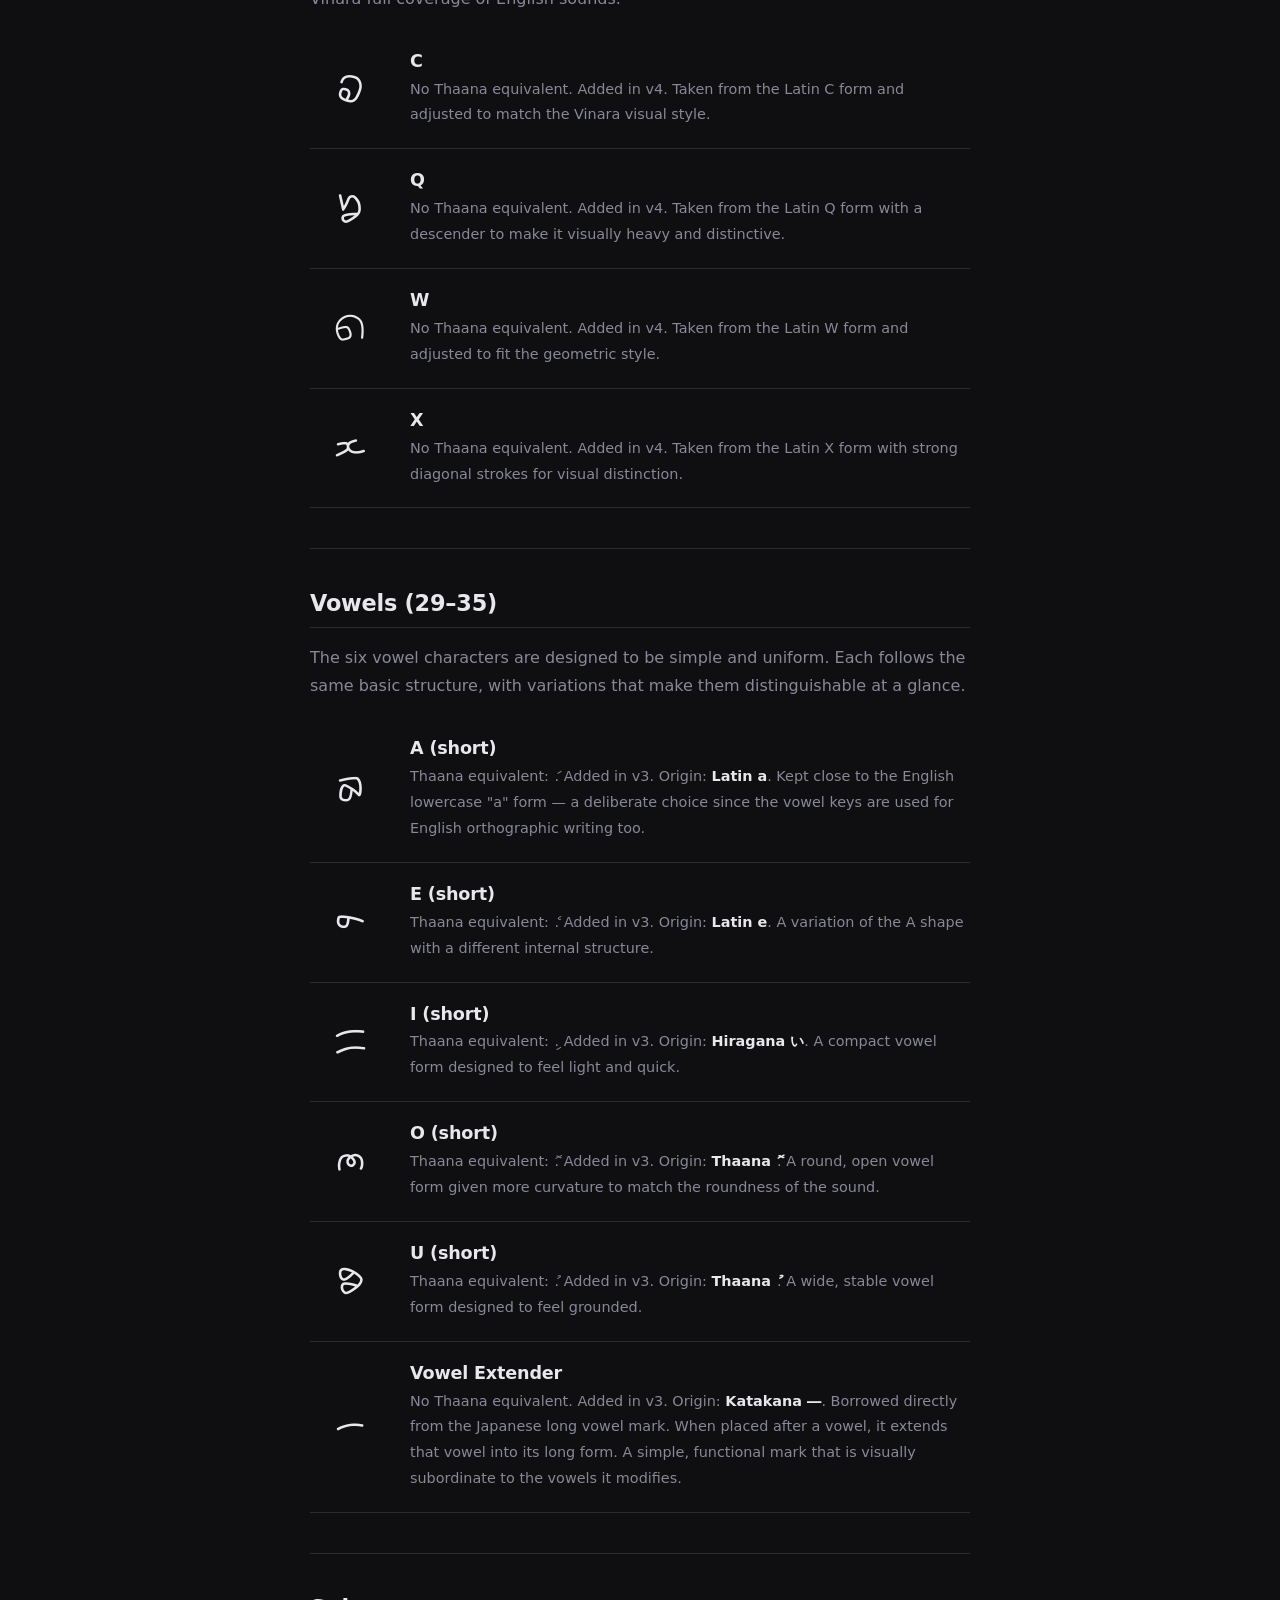
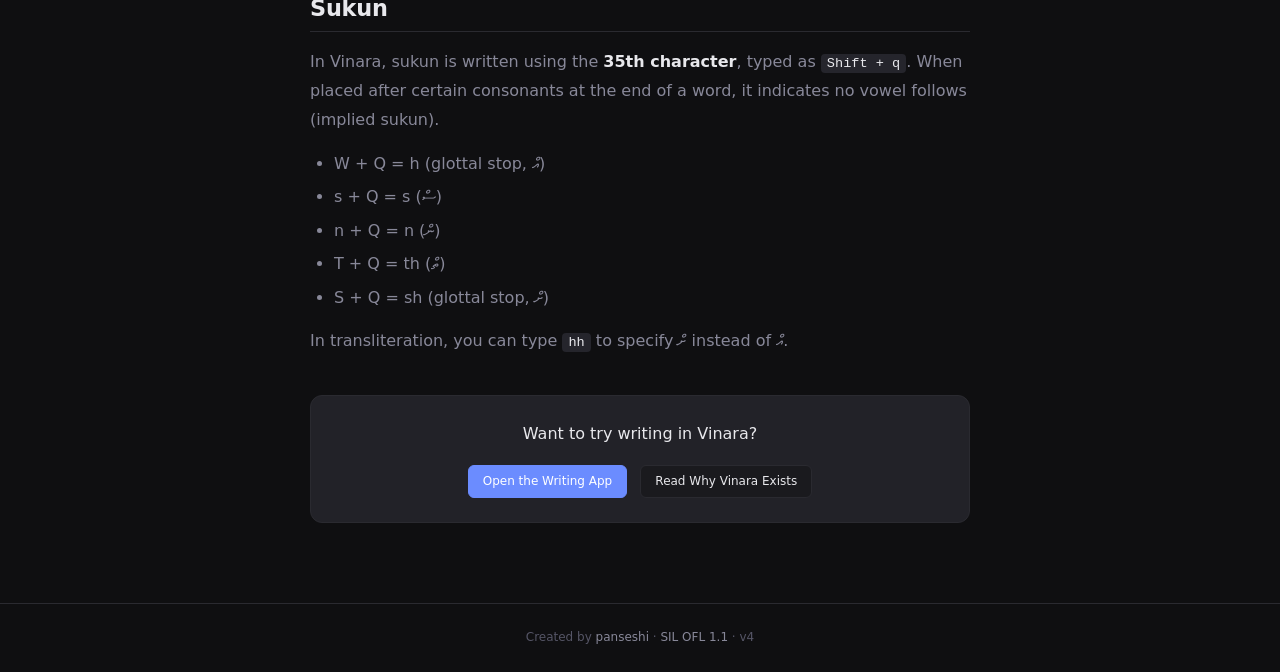
<file: pages/origins.html>
<!DOCTYPE html>
<html lang="en">
<head>
<meta charset="UTF-8">
<meta name="viewport" content="width=device-width, initial-scale=1.0">
<title>Version History — Vinara</title>
<meta name="description" content="The version history and evolution of the Vinara script">
<link rel="stylesheet" href="../style.css">
</head>
<body>

<header>
  <a href="../" class="wordmark">vi<span>n</span>ara</a>
  <div class="header-right">
    <a href="https://github.com/panseshi/vinara" target="_blank" class="btn" style="font-size: 13px;">
      <svg viewBox="0 0 24 24" width="16" height="16" fill="currentColor" style="margin-right: 6px;"><path d="M12 0c-6.626 0-12 5.373-12 12 0 5.302 3.438 9.8 8.207 11.387.599.111.793-.261.793-.577v-2.234c-3.338.726-4.033-1.416-4.033-1.416-.546-1.387-1.333-1.756-1.333-1.756-1.089-.745.083-.729.083-.729 1.205.084 1.839 1.237 1.839 1.237 1.07 1.834 2.807 1.304 3.492.997.107-.775.418-1.305.762-1.604-2.665-.305-5.467-1.334-5.467-5.931 0-1.311.469-2.381 1.236-3.221-.124-.303-.535-1.524.117-3.176 0 0 1.008-.322 3.301 1.23.957-.266 1.983-.399 3.003-.404 1.02.005 2.047.138 3.006.404 2.291-1.552 3.297-1.23 3.297-1.23.653 1.653.242 2.874.118 3.176.77.84 1.235 1.911 1.235 3.221 0 4.609-2.807 5.624-5.479 5.921.43.372.823 1.102.823 2.222v3.293c0 .319.192.694.801.576 4.765-1.589 8.199-6.086 8.199-11.386 0-6.627-5.373-12-12-12z"/></svg>
      GitHub
    </a>
  </div>
</header>

<main class="editorial">

  <a href="../" class="back-nav">
    <svg viewBox="0 0 24 24"><line x1="19" y1="12" x2="5" y2="12"/><polyline points="12 19 5 12 12 5"/></svg>
    Back to home
  </a>

  <h1>Version History</h1>
  <p class="subtitle">How the Vinara script evolved through four versions. This is the real story of its development.</p>

  <h2>Version 1 — The Symmetry Experiment</h2>
  <p>The original idea was not just to make Thaana LTR — it was to make an alphabet that could be written in <strong>both directions</strong>.</p>
  <p>The concept: design characters that only extend vertically and are symmetrical horizontally — so they look the same whether read left-to-right or right-to-left. One script that works with both Thaana and Latin text regardless of direction.</p>
  <p>The challenge: designing 24 truly symmetrical characters that are also visually distinct from each other is extremely difficult. The version was never completed.</p>

  <h2>Version 2 — Flipped Thaana</h2>
  <p>Abandoning the symmetry goal, version 2 took a simpler approach: just flip Thaana to LTR.</p>
  <p>The goal was to stay as close to the original Thaana characters as possible — mirror them horizontally. This way existing Thaana readers could recognize the letters immediately.</p>
  <p>This version still only had the original 24 Thaana consonants. No vowels, no extra letters. The scope was deliberately narrow — no "trying to do too much."</p>
  <p>The problem that emerged: when you flip letters that were designed for RTL, some become ambiguous or too similar to each other. The visual logic of Thaana depends on its direction.</p>

  <h2>Version 3 — First Public Version</h2>
  <p>This was the first version shared publicly.</p>
  <p><img src="../assets/v3.jpg" alt="Vinara v3 character chart showing consonants and vowels" style="max-width: 100%; border-radius: 8px; margin: 16px 0;"></p>
  <p>The core design decision: make every character visually distinct from every other character. This came from a personal experience learning Japanese — many unrelated Kana characters look similar to each other, creating unnecessary difficulty for learners. The same problem exists in Thaana for non-native learners.</p>
  <p>Rather than designing random new shapes, inspiration came from Japanese and Chinese characters for two reasons:</p>
  <ol>
    <li>They are visually neater and more distinct compared to characters from the Indian subcontinent and Arabic (the origins of Thaana)</li>
    <li>The author was already studying Japanese and Chinese — no new visual language to learn, just adaptation</li>
  </ol>
  <p>Several characters in v3 are directly taken or adapted from Japanese Kana and Chinese characters.</p>
  <p>This version also introduced the vowel extender concept borrowed from Japanese <strong>ー</strong> and the idea of standalone vowel characters instead of diacritics.</p>
  <p>The problem that emerged: every character in v3 was built from straight lines — highly angular. This made it readable on screen but extremely difficult to write by hand on paper.</p>

  <h2>Version 4 — Current Version</h2>
  <p>The angular characters of v3 needed to be made writable by hand without losing their screen readability.</p>
  <p>The approach: take each v3 character and introduce gentle curves while keeping the core shape. Not decorative curves — functional ones that make the pen stroke natural.</p>
  <p>For characters that were either too similar to existing Vinara, Thaana, or Latin characters, or that didn't curve naturally — inspiration was taken from <strong>Dhives Akuru</strong>, Thaana's predecessor script which was itself written LTR.</p>
  <p>The four missing English consonants (C, W, X, Q) were added in this version — taken directly from their Latin forms but adjusted to match the visual style of the Vinara character set.</p>
  <p>The vowels were kept close to their English equivalents — a deliberate choice. Short vowels in English and Dhivehi overlap significantly in sound, and since the vowel keys would be used for English orthographic writing anyway, visual similarity to English vowels made the most practical sense.</p>
  <p>This is the version in use today.</p>

  <hr class="section-divider">

  <h2>Consonants (1–24)</h2>

  <div class="char-display">
    <div class="char-glyph">h</div>
    <div class="char-info">
      <h3>Haa (h)</h3>
      <p>Thaana equivalent: ހ. Introduced in v3. Origin: <strong>Thaana</strong>. A simple, open shape that sets the tone for the geometric style.</p>
    </div>
  </div>

  <div class="char-display">
    <div class="char-glyph">S</div>
    <div class="char-info">
      <h3>Shaviyani (sh)</h3>
      <p>Thaana equivalent: ށ. Introduced in v3. Origin: <strong>Thaana</strong>. The shifted form of haa, preserving the Thaana relationship where the two characters are visually related.</p>
    </div>
  </div>

  <div class="char-display">
    <div class="char-glyph">n</div>
    <div class="char-info">
      <h3>Noonu (n)</h3>
      <p>Thaana equivalent: ނ. Introduced in v3. Origin: <strong>Dhives Akuru 𑤐</strong>. A compact, closed form designed for maximum clarity at small sizes.</p>
    </div>
  </div>

  <div class="char-display">
    <div class="char-glyph">r</div>
    <div class="char-info">
      <h3>Raa (r)</h3>
      <p>Thaana equivalent: ރ. Introduced in v3. Origin: <strong>Latin r</strong>. A flowing, open shape that was refined across versions to find the balance between distinctive and simple.</p>
    </div>
  </div>

  <div class="char-display">
    <div class="char-glyph">b</div>
    <div class="char-info">
      <h3>Baa (b)</h3>
      <p>Thaana equivalent: ބ. Introduced in v3. Origin: <strong>Latin b</strong>. A solid, grounded form with a strong horizontal base.</p>
    </div>
  </div>

  <div class="char-display">
    <div class="char-glyph">L</div>
    <div class="char-info">
      <h3>Lhaviyani (lh)</h3>
      <p>Thaana equivalent: ޅ. Introduced in v3. Origin: <strong>Dhives Akuru 𑤧</strong>. The lh sound is unique to Dhivehi — no direct equivalent in most other scripts.</p>
    </div>
  </div>

  <div class="char-display">
    <div class="char-glyph">k</div>
    <div class="char-info">
      <h3>Kaafu (k)</h3>
      <p>Thaana equivalent: ކ. Introduced in v3. Origin: <strong>Latin k</strong>. A sharp, angular shape designed to contrast with rounder forms.</p>
    </div>
  </div>

  <div class="char-display">
    <div class="char-glyph">W</div>
    <div class="char-info">
      <h3>Alifu (vowel carrier)</h3>
      <p>Thaana equivalent: އ. Introduced in v3. Origin: <strong>Dhives Akuru 𑤆</strong>. Not a consonant in the traditional sense — it carries vowels when no consonant precedes them. Its shape is deliberately simple because it appears so frequently.</p>
    </div>
  </div>

  <div class="char-display">
    <div class="char-glyph">v</div>
    <div class="char-info">
      <h3>Vaavu (v)</h3>
      <p>Thaana equivalent: ވ. Introduced in v3. Origin: <strong>Thaana</strong>. A symmetrical, balanced form refined in v4 for more distinction from other round characters.</p>
    </div>
  </div>

  <div class="char-display">
    <div class="char-glyph">m</div>
    <div class="char-info">
      <h3>Meemu (m)</h3>
      <p>Thaana equivalent: މ. Introduced in v3. Origin: <strong>Hiragana み</strong>. A wide, stable shape that fills horizontal space.</p>
    </div>
  </div>

  <div class="char-display">
    <div class="char-glyph">f</div>
    <div class="char-info">
      <h3>Faafu (f)</h3>
      <p>Thaana equivalent: ފ. Introduced in v3. Origin: <strong>Chinese 飞</strong>. An open, airy form designed to feel light, matching the breathy nature of the f sound.</p>
    </div>
  </div>

  <div class="char-display">
    <div class="char-glyph">D</div>
    <div class="char-info">
      <h3>Dhaalu (dh)</h3>
      <p>Thaana equivalent: ދ. Introduced in v3. Origin: <strong>Thaana</strong>. The dh sound is another Dhivehi-specific phoneme.</p>
    </div>
  </div>

  <div class="char-display">
    <div class="char-glyph">T</div>
    <div class="char-info">
      <h3>Thaa (th)</h3>
      <p>Thaana equivalent: ތ. Introduced in v3. Origin: <strong>Thaana</strong>. When it appears at the end of a word with no vowel, it is romanized as "iy".</p>
    </div>
  </div>

  <div class="char-display">
    <div class="char-glyph">l</div>
    <div class="char-info">
      <h3>Laamu (l)</h3>
      <p>Thaana equivalent: ލ. Introduced in v3. Origin: <strong>Dhives Akuru 𑤨</strong>. A tall, elegant shape that was one of the first to be finalized.</p>
    </div>
  </div>

  <div class="char-display">
    <div class="char-glyph">g</div>
    <div class="char-info">
      <h3>Gaafu (g)</h3>
      <p>Thaana equivalent: ގ. Introduced in v3. Origin: <strong>Dhives Akuru 𑤎</strong>. A strong, grounded form with solid vertical strokes.</p>
    </div>
  </div>

  <div class="char-display">
    <div class="char-glyph">N</div>
    <div class="char-info">
      <h3>Gnaviyani (gn)</h3>
      <p>Thaana equivalent: ޏ. Introduced in v3. Origin: <strong>Dhives Akuru 𑤕</strong>. The gn sound is relatively rare in Dhivehi, so this character was designed to be distinctive.</p>
    </div>
  </div>

  <div class="char-display">
    <div class="char-glyph">s</div>
    <div class="char-info">
      <h3>Seenu (s)</h3>
      <p>Thaana equivalent: ސ. Introduced in v3. Origin: <strong>Katakana フ</strong>. A clean, minimal form designed to be neutral — it appears in many words.</p>
    </div>
  </div>

  <div class="char-display">
    <div class="char-glyph">d</div>
    <div class="char-info">
      <h3>Daviyani (d)</h3>
      <p>Thaana equivalent: ޑ. Introduced in v3. Origin: <strong>Chinese 干</strong>. Refined in v4 to be more distinct from the baa character.</p>
    </div>
  </div>

  <div class="char-display">
    <div class="char-glyph">z</div>
    <div class="char-info">
      <h3>Zaviyani (z)</h3>
      <p>Thaana equivalent: ޒ. Introduced in v3. Origin: <strong>Dhives Akuru 𑤯</strong>. Given more movement in v4 to distinguish it from similar shapes.</p>
    </div>
  </div>

  <div class="char-display">
    <div class="char-glyph">t</div>
    <div class="char-info">
      <h3>Taviyani (t)</h3>
      <p>Thaana equivalent: ޓ. Introduced in v3. Origin: <strong>Dhives Akuru 𑤌</strong>. One of the most frequently used characters, so clarity was the top priority.</p>
    </div>
  </div>

  <div class="char-display">
    <div class="char-glyph">y</div>
    <div class="char-info">
      <h3>Yaa (y)</h3>
      <p>Thaana equivalent: ޔ. Introduced in v3. Origin: <strong>Latin y / Katakana ス</strong>. A friendly, approachable form.</p>
    </div>
  </div>

  <div class="char-display">
    <div class="char-glyph">p</div>
    <div class="char-info">
      <h3>Paviyani (p)</h3>
      <p>Thaana equivalent: ޕ. Introduced in v3. Origin: <strong>Latin p</strong>. Given a more vertical orientation in v4 to contrast with wider characters.</p>
    </div>
  </div>

  <div class="char-display">
    <div class="char-glyph">j</div>
    <div class="char-info">
      <h3>Javiyani (j)</h3>
      <p>Thaana equivalent: ޖ. Introduced in v3. Origin: <strong>Dhives Akuru 𑤣</strong>. A bold, assertive form designed to stand out in a line of text.</p>
    </div>
  </div>

  <div class="char-display">
    <div class="char-glyph">C</div>
    <div class="char-info">
      <h3>Chaviyani (ch)</h3>
      <p>Thaana equivalent: ޗ. Introduced in v3. Origin: <strong>Dhives Akuru 𑤒</strong>. The ch sound is common in Dhivehi, so this character needed to be both distinctive and easy to write.</p>
    </div>
  </div>

  <hr class="section-divider">

  <h2>Extra Consonants (25–28)</h2>
  <p>These four characters have no Thaana equivalent. They were added in v4 to give Vinara full coverage of English sounds.</p>

  <div class="char-display">
    <div class="char-glyph">c</div>
    <div class="char-info">
      <h3>C</h3>
      <p>No Thaana equivalent. Added in v4. Taken from the Latin C form and adjusted to match the Vinara visual style.</p>
    </div>
  </div>

  <div class="char-display">
    <div class="char-glyph">q</div>
    <div class="char-info">
      <h3>Q</h3>
      <p>No Thaana equivalent. Added in v4. Taken from the Latin Q form with a descender to make it visually heavy and distinctive.</p>
    </div>
  </div>

  <div class="char-display">
    <div class="char-glyph">w</div>
    <div class="char-info">
      <h3>W</h3>
      <p>No Thaana equivalent. Added in v4. Taken from the Latin W form and adjusted to fit the geometric style.</p>
    </div>
  </div>

  <div class="char-display">
    <div class="char-glyph">x</div>
    <div class="char-info">
      <h3>X</h3>
      <p>No Thaana equivalent. Added in v4. Taken from the Latin X form with strong diagonal strokes for visual distinction.</p>
    </div>
  </div>

  <hr class="section-divider">

  <h2>Vowels (29–35)</h2>
  <p>The six vowel characters are designed to be simple and uniform. Each follows the same basic structure, with variations that make them distinguishable at a glance.</p>

  <div class="char-display">
    <div class="char-glyph">a</div>
    <div class="char-info">
      <h3>A (short)</h3>
      <p>Thaana equivalent: ަ. Added in v3. Origin: <strong>Latin a</strong>. Kept close to the English lowercase "a" form — a deliberate choice since the vowel keys are used for English orthographic writing too.</p>
    </div>
  </div>

  <div class="char-display">
    <div class="char-glyph">e</div>
    <div class="char-info">
      <h3>E (short)</h3>
      <p>Thaana equivalent: ެ. Added in v3. Origin: <strong>Latin e</strong>. A variation of the A shape with a different internal structure.</p>
    </div>
  </div>

  <div class="char-display">
    <div class="char-glyph">i</div>
    <div class="char-info">
      <h3>I (short)</h3>
      <p>Thaana equivalent: ި. Added in v3. Origin: <strong>Hiragana い</strong>. A compact vowel form designed to feel light and quick.</p>
    </div>
  </div>

  <div class="char-display">
    <div class="char-glyph">o</div>
    <div class="char-info">
      <h3>O (short)</h3>
      <p>Thaana equivalent: ޮ. Added in v3. Origin: <strong>Thaana ޮ</strong>. A round, open vowel form given more curvature to match the roundness of the sound.</p>
    </div>
  </div>

  <div class="char-display">
    <div class="char-glyph">u</div>
    <div class="char-info">
      <h3>U (short)</h3>
      <p>Thaana equivalent: ު. Added in v3. Origin: <strong>Thaana ު</strong>. A wide, stable vowel form designed to feel grounded.</p>
    </div>
  </div>

  <div class="char-display">
    <div class="char-glyph">X</div>
    <div class="char-info">
      <h3>Vowel Extender</h3>
      <p>No Thaana equivalent. Added in v3. Origin: <strong>Katakana ―</strong>. Borrowed directly from the Japanese long vowel mark. When placed after a vowel, it extends that vowel into its long form. A simple, functional mark that is visually subordinate to the vowels it modifies.</p>
    </div>
  </div>

  <hr class="section-divider">

  <h2>Sukun</h2>
  <p>In Vinara, sukun is written using the <strong>35th character</strong>, typed as <code>Shift + q</code>. When placed after certain consonants at the end of a word, it indicates no vowel follows (implied sukun).</p>
  <ul>
    <li>W + Q = h (glottal stop, އް)</li>
    <li>s + Q = s (ސް)</li>
    <li>n + Q = n (ން)</li>
    <li>T + Q = th (ތް)</li>
    <li>S + Q = sh (glottal stop, ށް)</li>
  </ul>
  <p>In transliteration, you can type <code>hh</code> to specify ށް instead of އް.</p>

  <div class="cta-block">
    <p>Want to try writing in Vinara?</p>
    <a href="../app/" class="btn btn-primary">Open the Writing App</a>
    <a href="about.html" class="btn" style="margin-left: 8px;">Read Why Vinara Exists</a>
  </div>

</main>

<footer class="site-footer">
  Created by <a href="https://github.com/panseshi">panseshi</a> &middot; <a href="../LICENSE">SIL OFL 1.1</a> &middot; v4
</footer>

<script>
(function() {
  'use strict';
  var saved = localStorage.getItem('vinara_theme');
  if (saved === 'light') document.documentElement.classList.add('light');
})();
</script>

</body>
</html>
</file>
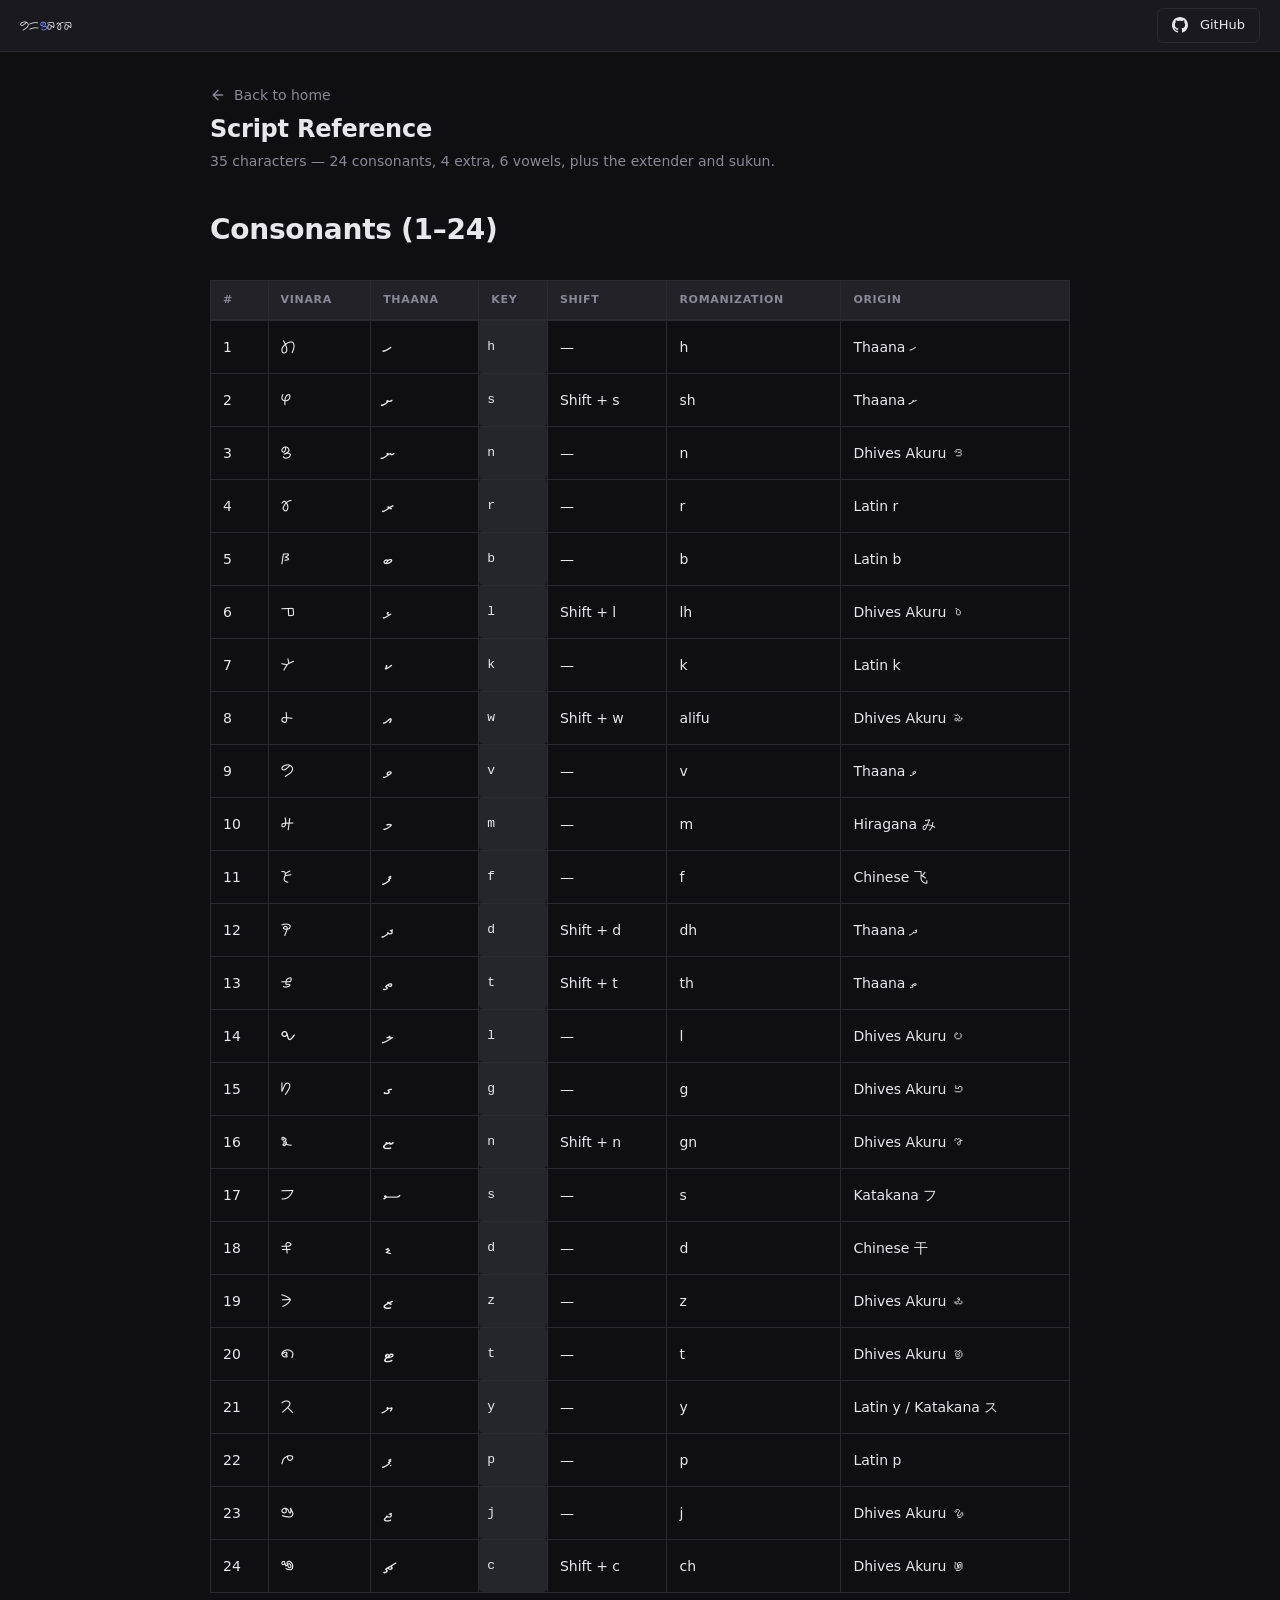
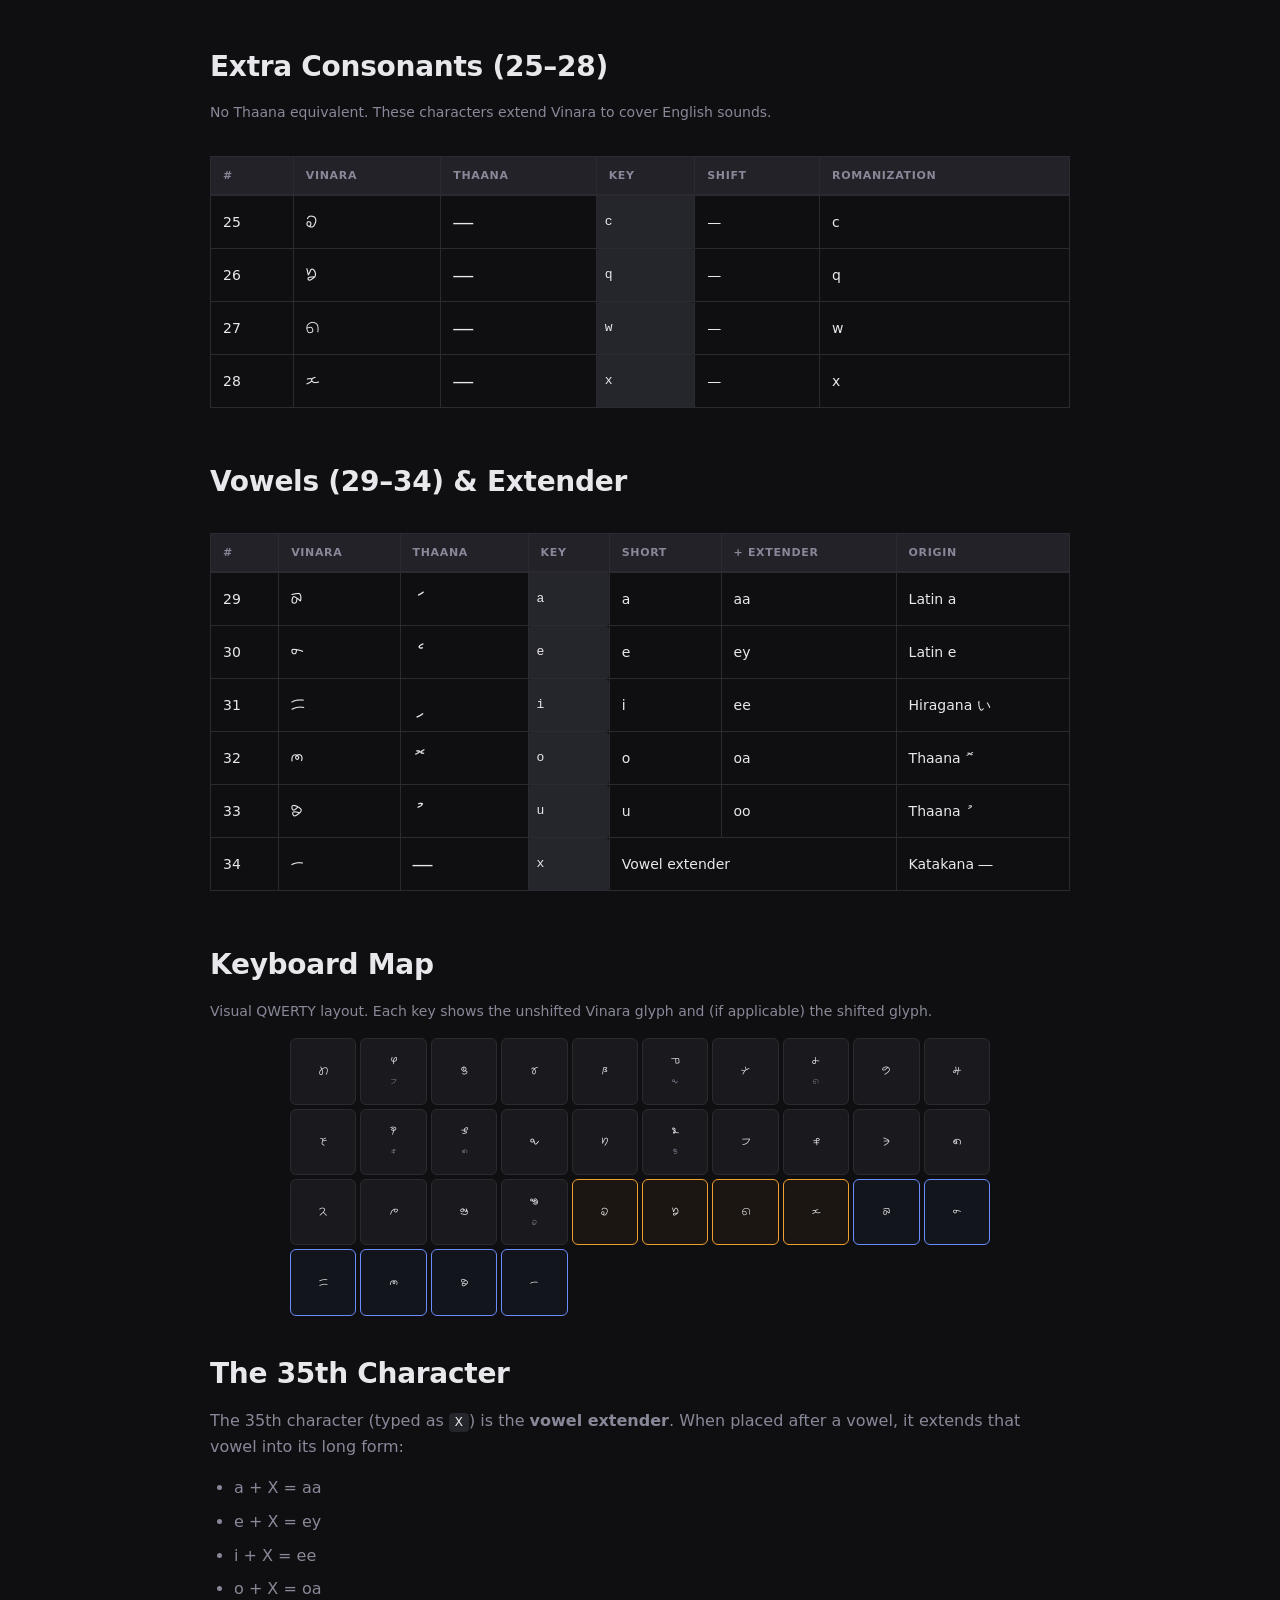
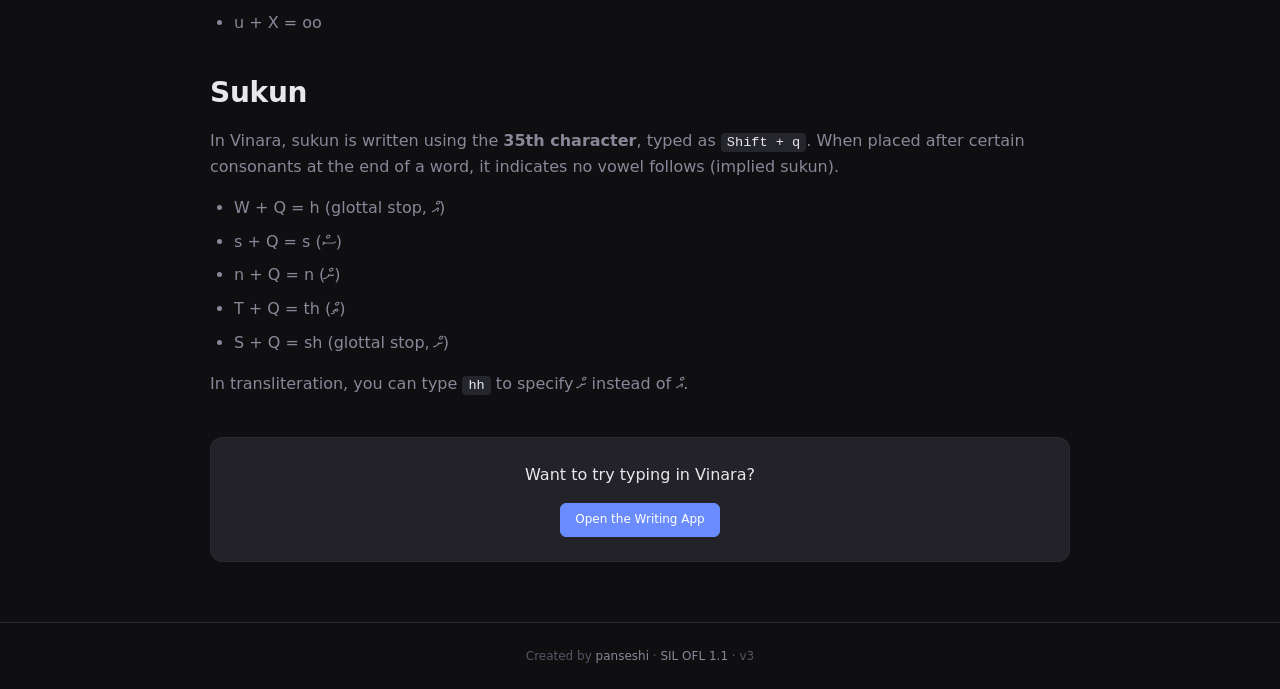
<file: pages/reference.html>
<!DOCTYPE html>
<html lang="en">
<head>
<meta charset="UTF-8">
<meta name="viewport" content="width=device-width, initial-scale=1.0">
<title>Reference — Vinara</title>
<meta name="description" content="Vinara script reference — character map, keyboard layout, and romanization">
<link rel="stylesheet" href="../style.css">
</head>
<body>

<header>
  <a href="../" class="wordmark">vi<span>n</span>ara</a>
  <div class="header-right">
    <a href="https://github.com/panseshi/vinara" target="_blank" class="btn" style="font-size: 13px;">
      <svg viewBox="0 0 24 24" width="16" height="16" fill="currentColor" style="margin-right: 6px;"><path d="M12 0c-6.626 0-12 5.373-12 12 0 5.302 3.438 9.8 8.207 11.387.599.111.793-.261.793-.577v-2.234c-3.338.726-4.033-1.416-4.033-1.416-.546-1.387-1.333-1.756-1.333-1.756-1.089-.745.083-.729.083-.729 1.205.084 1.839 1.237 1.839 1.237 1.07 1.834 2.807 1.304 3.492.997.107-.775.418-1.305.762-1.604-2.665-.305-5.467-1.334-5.467-5.931 0-1.311.469-2.381 1.236-3.221-.124-.303-.535-1.524.117-3.176 0 0 1.008-.322 3.301 1.23.957-.266 1.983-.399 3.003-.404 1.02.005 2.047.138 3.006.404 2.291-1.552 3.297-1.23 3.297-1.23.653 1.653.242 2.874.118 3.176.77.84 1.235 1.911 1.235 3.221 0 4.609-2.807 5.624-5.479 5.921.43.372.823 1.102.823 2.222v3.293c0 .319.192.694.801.576 4.765-1.589 8.199-6.086 8.199-11.386 0-6.627-5.373-12-12-12z"/></svg>
      GitHub
    </a>
  </div>
</header>

<main class="reference-page">

  <a href="../" class="back-nav">
    <svg viewBox="0 0 24 24"><line x1="19" y1="12" x2="5" y2="12"/><polyline points="12 19 5 12 12 5"/></svg>
    Back to home
  </a>

  <h1>Script Reference</h1>
  <p class="reference-intro">35 characters — 24 consonants, 4 extra, 6 vowels, plus the extender and sukun.</p>

  <h2>Consonants (1–24)</h2>
  <div class="ref-table-wrap">
    <table class="ref-table">
      <thead>
        <tr>
          <th>#</th>
          <th>Vinara</th>
          <th>Thaana</th>
          <th>Key</th>
          <th>Shift</th>
          <th>Romanization</th>
          <th>Origin</th>
        </tr>
      </thead>
      <tbody>
        <tr><td>1</td><td class="cell-glyph">h</td><td class="cell-thaana">&#x0780;</td><td class="cell-key">h</td><td>—</td><td>h</td><td>Thaana ހ</td></tr>
        <tr><td>2</td><td class="cell-glyph">S</td><td class="cell-thaana">&#x0781;</td><td class="cell-key">s</td><td>Shift + s</td><td>sh</td><td>Thaana ށ</td></tr>
        <tr><td>3</td><td class="cell-glyph">n</td><td class="cell-thaana">&#x0782;</td><td class="cell-key">n</td><td>—</td><td>n</td><td>Dhives Akuru 𑤐</td></tr>
        <tr><td>4</td><td class="cell-glyph">r</td><td class="cell-thaana">&#x0783;</td><td class="cell-key">r</td><td>—</td><td>r</td><td>Latin r</td></tr>
        <tr><td>5</td><td class="cell-glyph">b</td><td class="cell-thaana">&#x0784;</td><td class="cell-key">b</td><td>—</td><td>b</td><td>Latin b</td></tr>
        <tr><td>6</td><td class="cell-glyph">L</td><td class="cell-thaana">&#x0785;</td><td class="cell-key">l</td><td>Shift + l</td><td>lh</td><td>Dhives Akuru 𑤧</td></tr>
        <tr><td>7</td><td class="cell-glyph">k</td><td class="cell-thaana">&#x0786;</td><td class="cell-key">k</td><td>—</td><td>k</td><td>Latin k</td></tr>
        <tr><td>8</td><td class="cell-glyph">W</td><td class="cell-thaana">&#x0787;</td><td class="cell-key">w</td><td>Shift + w</td><td>alifu</td><td>Dhives Akuru 𑤆</td></tr>
        <tr><td>9</td><td class="cell-glyph">v</td><td class="cell-thaana">&#x0788;</td><td class="cell-key">v</td><td>—</td><td>v</td><td>Thaana ވ</td></tr>
        <tr><td>10</td><td class="cell-glyph">m</td><td class="cell-thaana">&#x0789;</td><td class="cell-key">m</td><td>—</td><td>m</td><td>Hiragana み</td></tr>
        <tr><td>11</td><td class="cell-glyph">f</td><td class="cell-thaana">&#x078A;</td><td class="cell-key">f</td><td>—</td><td>f</td><td>Chinese 飞</td></tr>
        <tr><td>12</td><td class="cell-glyph">D</td><td class="cell-thaana">&#x078B;</td><td class="cell-key">d</td><td>Shift + d</td><td>dh</td><td>Thaana ދ</td></tr>
        <tr><td>13</td><td class="cell-glyph">T</td><td class="cell-thaana">&#x078C;</td><td class="cell-key">t</td><td>Shift + t</td><td>th</td><td>Thaana ތ</td></tr>
        <tr><td>14</td><td class="cell-glyph">l</td><td class="cell-thaana">&#x078D;</td><td class="cell-key">l</td><td>—</td><td>l</td><td>Dhives Akuru 𑤨</td></tr>
        <tr><td>15</td><td class="cell-glyph">g</td><td class="cell-thaana">&#x078E;</td><td class="cell-key">g</td><td>—</td><td>g</td><td>Dhives Akuru 𑤎</td></tr>
        <tr><td>16</td><td class="cell-glyph">N</td><td class="cell-thaana">&#x078F;</td><td class="cell-key">n</td><td>Shift + n</td><td>gn</td><td>Dhives Akuru 𑤕</td></tr>
        <tr><td>17</td><td class="cell-glyph">s</td><td class="cell-thaana">&#x0790;</td><td class="cell-key">s</td><td>—</td><td>s</td><td>Katakana フ</td></tr>
        <tr><td>18</td><td class="cell-glyph">d</td><td class="cell-thaana">&#x0791;</td><td class="cell-key">d</td><td>—</td><td>d</td><td>Chinese 干</td></tr>
        <tr><td>19</td><td class="cell-glyph">z</td><td class="cell-thaana">&#x0792;</td><td class="cell-key">z</td><td>—</td><td>z</td><td>Dhives Akuru 𑤯</td></tr>
        <tr><td>20</td><td class="cell-glyph">t</td><td class="cell-thaana">&#x0793;</td><td class="cell-key">t</td><td>—</td><td>t</td><td>Dhives Akuru 𑤌</td></tr>
        <tr><td>21</td><td class="cell-glyph">y</td><td class="cell-thaana">&#x0794;</td><td class="cell-key">y</td><td>—</td><td>y</td><td>Latin y / Katakana ス</td></tr>
        <tr><td>22</td><td class="cell-glyph">p</td><td class="cell-thaana">&#x0795;</td><td class="cell-key">p</td><td>—</td><td>p</td><td>Latin p</td></tr>
        <tr><td>23</td><td class="cell-glyph">j</td><td class="cell-thaana">&#x0796;</td><td class="cell-key">j</td><td>—</td><td>j</td><td>Dhives Akuru 𑤣</td></tr>
        <tr><td>24</td><td class="cell-glyph">C</td><td class="cell-thaana">&#x0797;</td><td class="cell-key">c</td><td>Shift + c</td><td>ch</td><td>Dhives Akuru 𑤒</td></tr>
      </tbody>
    </table>
  </div>

  <h2>Extra Consonants (25–28)</h2>
  <p style="color: var(--text-dim); font-size: 14px; margin-bottom: 16px;">No Thaana equivalent. These characters extend Vinara to cover English sounds.</p>
  <div class="ref-table-wrap">
    <table class="ref-table">
      <thead>
        <tr><th>#</th><th>Vinara</th><th>Thaana</th><th>Key</th><th>Shift</th><th>Romanization</th></tr>
      </thead>
      <tbody>
        <tr><td>25</td><td class="cell-glyph">c</td><td class="cell-thaana">—</td><td class="cell-key">c</td><td>—</td><td>c</td></tr>
        <tr><td>26</td><td class="cell-glyph">q</td><td class="cell-thaana">—</td><td class="cell-key">q</td><td>—</td><td>q</td></tr>
        <tr><td>27</td><td class="cell-glyph">w</td><td class="cell-thaana">—</td><td class="cell-key">w</td><td>—</td><td>w</td></tr>
        <tr><td>28</td><td class="cell-glyph">x</td><td class="cell-thaana">—</td><td class="cell-key">x</td><td>—</td><td>x</td></tr>
      </tbody>
    </table>
  </div>

  <h2>Vowels (29–34) & Extender</h2>
  <div class="ref-table-wrap">
    <table class="ref-table">
      <thead>
        <tr><th>#</th><th>Vinara</th><th>Thaana</th><th>Key</th><th>Short</th><th>+ Extender</th><th>Origin</th></tr>
      </thead>
      <tbody>
        <tr><td>29</td><td class="cell-glyph">a</td><td class="cell-thaana">&#x07A6;</td><td class="cell-key">a</td><td>a</td><td>aa</td><td>Latin a</td></tr>
        <tr><td>30</td><td class="cell-glyph">e</td><td class="cell-thaana">&#x07AC;</td><td class="cell-key">e</td><td>e</td><td>ey</td><td>Latin e</td></tr>
        <tr><td>31</td><td class="cell-glyph">i</td><td class="cell-thaana">&#x07A8;</td><td class="cell-key">i</td><td>i</td><td>ee</td><td>Hiragana い</td></tr>
        <tr><td>32</td><td class="cell-glyph">o</td><td class="cell-thaana">&#x07AE;</td><td class="cell-key">o</td><td>o</td><td>oa</td><td>Thaana ޮ</td></tr>
        <tr><td>33</td><td class="cell-glyph">u</td><td class="cell-thaana">&#x07AA;</td><td class="cell-key">u</td><td>u</td><td>oo</td><td>Thaana ު</td></tr>
        <tr><td>34</td><td class="cell-glyph">X</td><td class="cell-thaana">—</td><td class="cell-key">x</td><td colspan="2">Vowel extender</td><td>Katakana ―</td></tr>
      </tbody>
    </table>
  </div>

  <h2>Keyboard Map</h2>
  <p style="color: var(--text-dim); font-size: 14px; margin-bottom: 16px;">Visual QWERTY layout. Each key shows the unshifted Vinara glyph and (if applicable) the shifted glyph.</p>

  <div class="keyboard-map">
    <div class="kb-key"><div class="kb-glyph">h</div></div>
    <div class="kb-key"><div class="kb-glyph">S</div><div class="kb-shift">s</div></div>
    <div class="kb-key"><div class="kb-glyph">n</div></div>
    <div class="kb-key"><div class="kb-glyph">r</div></div>
    <div class="kb-key"><div class="kb-glyph">b</div></div>
    <div class="kb-key"><div class="kb-glyph">L</div><div class="kb-shift">l</div></div>
    <div class="kb-key"><div class="kb-glyph">k</div></div>
    <div class="kb-key"><div class="kb-glyph">W</div><div class="kb-shift">w</div></div>
    <div class="kb-key"><div class="kb-glyph">v</div></div>
    <div class="kb-key"><div class="kb-glyph">m</div></div>
    <div class="kb-key"><div class="kb-glyph">f</div></div>
    <div class="kb-key"><div class="kb-glyph">D</div><div class="kb-shift">d</div></div>
    <div class="kb-key"><div class="kb-glyph">T</div><div class="kb-shift">t</div></div>
    <div class="kb-key"><div class="kb-glyph">l</div></div>
    <div class="kb-key"><div class="kb-glyph">g</div></div>
    <div class="kb-key"><div class="kb-glyph">N</div><div class="kb-shift">n</div></div>
    <div class="kb-key"><div class="kb-glyph">s</div></div>
    <div class="kb-key"><div class="kb-glyph">d</div></div>
    <div class="kb-key"><div class="kb-glyph">z</div></div>
    <div class="kb-key"><div class="kb-glyph">t</div></div>
    <div class="kb-key"><div class="kb-glyph">y</div></div>
    <div class="kb-key"><div class="kb-glyph">p</div></div>
    <div class="kb-key"><div class="kb-glyph">j</div></div>
    <div class="kb-key"><div class="kb-glyph">C</div><div class="kb-shift">c</div></div>
    <div class="kb-key extra"><div class="kb-glyph">c</div></div>
    <div class="kb-key extra"><div class="kb-glyph">q</div></div>
    <div class="kb-key extra"><div class="kb-glyph">w</div></div>
    <div class="kb-key extra"><div class="kb-glyph">x</div></div>
    <div class="kb-key vowel"><div class="kb-glyph">a</div></div>
    <div class="kb-key vowel"><div class="kb-glyph">e</div></div>
    <div class="kb-key vowel"><div class="kb-glyph">i</div></div>
    <div class="kb-key vowel"><div class="kb-glyph">o</div></div>
    <div class="kb-key vowel"><div class="kb-glyph">u</div></div>
    <div class="kb-key vowel"><div class="kb-glyph">X</div></div>
  </div>

  <h2>The 35th Character</h2>
  <p>The 35th character (typed as <code>X</code>) is the <strong>vowel extender</strong>. When placed after a vowel, it extends that vowel into its long form:</p>
  <ul>
    <li>a + X = aa</li>
    <li>e + X = ey</li>
    <li>i + X = ee</li>
    <li>o + X = oa</li>
    <li>u + X = oo</li>
  </ul>

  <h2>Sukun</h2>
  <p>In Vinara, sukun is written using the <strong>35th character</strong>, typed as <code>Shift + q</code>. When placed after certain consonants at the end of a word, it indicates no vowel follows (implied sukun).</p>
  <ul>
    <li>W + Q = h (glottal stop, އް)</li>
    <li>s + Q = s (ސް)</li>
    <li>n + Q = n (ން)</li>
    <li>T + Q = th (ތް)</li>
    <li>S + Q = sh (glottal stop, ށް)</li>
  </ul>
  <p>In transliteration, you can type <code>hh</code> to specify ށް instead of އް.</p>

  <div class="cta-block" style="margin-top: 40px;">
    <p>Want to try typing in Vinara?</p>
    <a href="../app/" class="btn btn-primary">Open the Writing App</a>
  </div>

</main>

<footer class="site-footer">
  Created by <a href="https://github.com/panseshi">panseshi</a> &middot; <a href="../LICENSE">SIL OFL 1.1</a> &middot; v3
</footer>

<script>
(function() {
  'use strict';
  var saved = localStorage.getItem('vinara_theme');
  if (saved === 'light') document.documentElement.classList.add('light');
})();
</script>

</body>
</html>
</file>
<file: style.css>
/* 
  Shared styles across all Vinara pages
  - CSS variables for theming
  - @font-face for Vinara font
  - Base typography
  - Nav component
  - Card component (landing page)
  - Editorial styles (about/origins/guide pages)
  - Minimal functional styles (app/reference pages)
*/

/* ── Font Face ─────────────────────────────────────────────── */
@font-face {
  font-family: 'Vinara';
  src: url('font/vinara.ttf') format('truetype');
  font-weight: normal;
  font-style: normal;
  font-display: swap;
}

/* ── CSS Variables ─────────────────────────────────────────── */
:root {
  --bg: #0f0f11;
  --surface: #1a1a1e;
  --surface-raised: #222228;
  --border: #2a2a30;
  --border-light: #3a3a44;
  --text: #e8e8ec;
  --text-dim: #888899;
  --text-muted: #555566;
  --accent: #6b8cff;
  --accent-hover: #8aa8ff;
  --hover: #25252c;
  --active: #2a2a35;
  --danger: #ff6b6b;
  --danger-bg: rgba(255, 107, 107, 0.1);
  --font-ui: 'Inter', 'Segoe UI', system-ui, -apple-system, sans-serif;
  --font-body: 'Inter', 'Segoe UI', system-ui, -apple-system, sans-serif;
}

.light {
  --bg: #fafafa;
  --surface: #ffffff;
  --surface-raised: #f5f5f7;
  --border: #e2e2e8;
  --border-light: #d0d0d8;
  --text: #1a1a1e;
  --text-dim: #666670;
  --text-muted: #9999a5;
  --accent: #4a6fff;
  --accent-hover: #3a5fee;
  --hover: #f0f0f5;
  --active: #e8e8f0;
  --danger: #e03030;
  --danger-bg: rgba(224, 48, 48, 0.08);
}

/* ── Base Reset ────────────────────────────────────────────── */
*, *::before, *::after {
  box-sizing: border-box;
  margin: 0;
  padding: 0;
}

html {
  scroll-behavior: smooth;
}

body {
  font-family: var(--font-body);
  background: var(--bg);
  color: var(--text);
  line-height: 1.6;
  -webkit-font-smoothing: antialiased;
  -moz-osx-font-smoothing: grayscale;
}

a {
  color: var(--accent);
  text-decoration: none;
}

a:hover {
  color: var(--accent-hover);
  text-decoration: underline;
}

/* ── Typography ────────────────────────────────────────────── */
h1, h2, h3, h4 {
  font-weight: 600;
  line-height: 1.3;
  letter-spacing: -0.01em;
}

h1 { font-size: 2.5rem; }
h2 { font-size: 1.75rem; margin-top: 2.5rem; margin-bottom: 1rem; }
h3 { font-size: 1.25rem; margin-top: 2rem; margin-bottom: 0.75rem; }

p {
  margin-bottom: 1rem;
  color: var(--text-dim);
}

/* ── Buttons ───────────────────────────────────────────────── */
.btn {
  display: inline-flex;
  align-items: center;
  gap: 6px;
  padding: 6px 14px;
  border-radius: 6px;
  border: 1px solid var(--border);
  background: var(--surface);
  color: var(--text);
  font-size: 12px;
  font-family: var(--font-ui);
  cursor: pointer;
  transition: background 0.15s, border-color 0.15s;
}

.btn:hover {
  background: var(--hover);
  border-color: var(--border-light);
}

.btn-primary {
  background: var(--accent);
  border-color: var(--accent);
  color: #fff;
}

.btn-primary:hover {
  background: var(--accent-hover);
  border-color: var(--accent-hover);
}

.icon-btn {
  width: 32px;
  height: 32px;
  display: flex;
  align-items: center;
  justify-content: center;
  border-radius: 6px;
  border: none;
  background: transparent;
  color: var(--text-dim);
  cursor: pointer;
  transition: background 0.15s, color 0.15s;
}

.icon-btn:hover {
  background: var(--hover);
  color: var(--text);
}

.icon-btn svg {
  width: 18px;
  height: 18px;
  stroke: currentColor;
  fill: none;
  stroke-width: 2;
  stroke-linecap: round;
  stroke-linejoin: round;
}

/* ── Header / Nav ──────────────────────────────────────────── */
header {
  display: flex;
  align-items: center;
  justify-content: space-between;
  padding: 0 20px;
  height: 52px;
  border-bottom: 1px solid var(--border);
  background: var(--surface);
  position: sticky;
  top: 0;
  z-index: 10;
}

.wordmark {
  font-family: 'Vinara', serif;
  font-size: 20px;
  letter-spacing: 0.02em;
  color: var(--text);
  text-decoration: none;
}

.wordmark span {
  color: var(--accent);
}

.wordmark:hover {
  text-decoration: none;
  color: var(--text);
}

.header-right {
  display: flex;
  align-items: center;
  gap: 8px;
}

.theme-btn {
  display: flex;
  align-items: center;
  gap: 6px;
  padding: 4px 10px;
  border-radius: 6px;
  border: none;
  background: transparent;
  color: var(--text-dim);
  font-size: 12px;
  font-family: var(--font-ui);
  cursor: pointer;
  transition: background 0.15s, color 0.15s;
}

.theme-btn:hover {
  background: var(--hover);
  color: var(--text);
}

.theme-btn svg {
  width: 16px;
  height: 16px;
  stroke: currentColor;
  fill: none;
  stroke-width: 2;
  stroke-linecap: round;
  stroke-linejoin: round;
}

.theme-label {
  display: none;
}

@media (min-width: 600px) {
  .theme-label {
    display: inline;
  }
}

/* ── Tabs ──────────────────────────────────────────────────── */
.tabs {
  display: flex;
  gap: 2px;
  background: var(--bg);
  padding: 3px;
  border-radius: 8px;
  border: 1px solid var(--border);
}

.tab {
  padding: 5px 14px;
  border: none;
  background: transparent;
  color: var(--text-dim);
  font-size: 13px;
  font-family: var(--font-ui);
  border-radius: 5px;
  cursor: pointer;
  transition: background 0.15s, color 0.15s;
}

.tab.active {
  background: var(--surface);
  color: var(--text);
  box-shadow: 0 1px 2px rgba(0,0,0,0.1);
}

/* ── Landing Page ────────────────────────────────────────── */
.landing {
  min-height: 100vh;
  display: flex;
  flex-direction: column;
}

.landing-hero {
  text-align: center;
  padding: 80px 20px 60px;
}

.hero-glyphs {
  font-family: 'Vinara', serif;
  font-size: 72px;
  line-height: 1.1;
  margin-bottom: 24px;
  color: var(--text);
  letter-spacing: 0.04em;
}

.hero-tagline {
  font-size: 1.5rem;
  font-weight: 600;
  color: var(--text);
  margin-bottom: 8px;
  letter-spacing: -0.01em;
}

.hero-sub {
  font-size: 1rem;
  color: var(--text-dim);
  max-width: 400px;
  margin: 0 auto 32px;
}

.hero-cta {
  display: flex;
  gap: 12px;
  justify-content: center;
  flex-wrap: wrap;
}

.hero-cta .btn {
  padding: 10px 24px;
  font-size: 14px;
}

/* Cards */
.cards-grid {
  display: grid;
  grid-template-columns: repeat(auto-fit, minmax(280px, 1fr));
  gap: 16px;
  max-width: 900px;
  margin: 0 auto;
  padding: 0 20px 60px;
}

.card {
  background: var(--surface);
  border: 1px solid var(--border);
  border-radius: 12px;
  padding: 24px;
  transition: transform 0.15s, border-color 0.15s, box-shadow 0.15s;
  text-decoration: none;
  color: inherit;
  display: block;
}

.card:hover {
  transform: translateY(-2px);
  border-color: var(--border-light);
  box-shadow: 0 4px 20px rgba(0,0,0,0.1);
  text-decoration: none;
  color: inherit;
}

.card-icon {
  width: 40px;
  height: 40px;
  border-radius: 10px;
  background: var(--hover);
  display: flex;
  align-items: center;
  justify-content: center;
  margin-bottom: 16px;
  font-size: 18px;
}

.card-title {
  font-size: 16px;
  font-weight: 600;
  margin-bottom: 6px;
  color: var(--text);
}

.card-desc {
  font-size: 13px;
  color: var(--text-dim);
  line-height: 1.5;
}

.card-arrow {
  margin-top: 12px;
  font-size: 12px;
  color: var(--accent);
  font-weight: 500;
}

/* ── Footer ────────────────────────────────────────────────── */
.site-footer {
  text-align: center;
  padding: 24px 20px;
  border-top: 1px solid var(--border);
  font-size: 12px;
  color: var(--text-muted);
  margin-top: auto;
}

.site-footer a {
  color: var(--text-dim);
}

.site-footer a:hover {
  color: var(--accent);
}

/* ── Editorial Pages ─────────────────────────────────────── */
.editorial {
  max-width: 700px;
  margin: 0 auto;
  padding: 40px 20px 80px;
}

.editorial h1 {
  font-size: 2rem;
  margin-bottom: 0.5rem;
}

.editorial .subtitle {
  font-size: 1.1rem;
  color: var(--text-dim);
  margin-bottom: 2rem;
}

.editorial h2 {
  font-size: 1.4rem;
  margin-top: 2.5rem;
  padding-bottom: 0.5rem;
  border-bottom: 1px solid var(--border);
}

.editorial p {
  font-size: 1rem;
  line-height: 1.8;
  color: var(--text-dim);
}

.editorial strong {
  color: var(--text);
  font-weight: 600;
}

/* Pull quote */
.pull-quote {
  font-family: 'Vinara', serif;
  font-size: 1.6rem;
  line-height: 1.5;
  color: var(--text);
  text-align: center;
  padding: 32px 24px;
  margin: 32px 0;
  border-top: 1px solid var(--border);
  border-bottom: 1px solid var(--border);
}

/* Character display */
.char-display {
  display: flex;
  align-items: center;
  gap: 20px;
  padding: 20px 0;
  border-bottom: 1px solid var(--border);
}

.char-glyph {
  font-family: 'Vinara', serif;
  font-size: 64px;
  line-height: 1;
  color: var(--text);
  min-width: 80px;
  text-align: center;
}

.char-info h3 {
  margin: 0 0 4px;
  font-size: 1.1rem;
}

.char-info p {
  margin: 0;
  font-size: 0.9rem;
}

/* Section divider */
.section-divider {
  height: 1px;
  background: var(--border);
  margin: 40px 0;
  border: none;
}

/* Version history */
.version-item {
  display: flex;
  gap: 16px;
  padding: 16px 0;
  border-bottom: 1px solid var(--border);
}

.version-badge {
  font-size: 11px;
  font-weight: 600;
  text-transform: uppercase;
  letter-spacing: 0.06em;
  padding: 2px 10px;
  border-radius: 20px;
  background: var(--hover);
  color: var(--text-dim);
  white-space: nowrap;
  height: fit-content;
}

.version-content p {
  margin: 0;
}

/* CTA block */
.cta-block {
  background: var(--surface-raised);
  border: 1px solid var(--border);
  border-radius: 12px;
  padding: 24px;
  margin-top: 40px;
  text-align: center;
}

.cta-block p {
  margin-bottom: 16px;
  color: var(--text);
}

/* ── Reference Page ────────────────────────────────────────── */
.reference-page {
  max-width: 900px;
  margin: 0 auto;
  padding: 24px 20px 60px;
}

.reference-page h1 {
  font-size: 1.5rem;
  margin-bottom: 4px;
}

.reference-intro {
  color: var(--text-dim);
  font-size: 14px;
  margin-bottom: 24px;
}

.ref-table-wrap {
  overflow-x: auto;
  margin-bottom: 32px;
}

.ref-table {
  width: 100%;
  border-collapse: collapse;
  font-size: 14px;
}

.ref-table th {
  text-align: left;
  padding: 10px 12px;
  border-bottom: 2px solid var(--border);
  font-size: 11px;
  font-weight: 600;
  text-transform: uppercase;
  letter-spacing: 0.06em;
  color: var(--text-dim);
  white-space: nowrap;
}

.ref-table td {
  padding: 10px 12px;
  border-bottom: 1px solid var(--border);
  vertical-align: middle;
}

.ref-table tr:hover td {
  background: var(--hover);
}

.ref-table .cell-glyph {
  font-family: 'Vinara', serif;
  font-size: 28px;
  line-height: 1;
}

.ref-table .cell-thaana {
  font-family: 'Noto Sans Thaana', 'Thaana', sans-serif;
  font-size: 20px;
}

.ref-table .cell-key {
  font-family: monospace;
  font-size: 13px;
  background: var(--hover);
  padding: 2px 8px;
  border-radius: 4px;
}

/* Keyboard map */
.keyboard-map {
  display: grid;
  grid-template-columns: repeat(10, 1fr);
  gap: 4px;
  max-width: 700px;
  margin: 0 auto 32px;
}

.kb-key {
  aspect-ratio: 1;
  display: flex;
  flex-direction: column;
  align-items: center;
  justify-content: center;
  border: 1px solid var(--border);
  border-radius: 6px;
  background: var(--surface);
  font-size: 11px;
  padding: 4px;
}

.kb-key .kb-glyph {
  font-family: 'Vinara', serif;
  font-size: 18px;
  line-height: 1;
}

.kb-key .kb-shift {
  font-family: 'Vinara', serif;
  font-size: 12px;
  color: var(--text-dim);
  margin-top: 2px;
}

.kb-key.vowel {
  border-color: var(--accent);
  background: rgba(107, 140, 255, 0.05);
}

.kb-key.extra {
  border-color: #f0a030;
  background: rgba(240, 160, 48, 0.05);
}

/* ── Back Nav ──────────────────────────────────────────────── */
.back-nav {
  display: inline-flex;
  align-items: center;
  gap: 8px;
  padding: 8px 0;
  color: var(--text-dim);
  font-size: 14px;
  transition: color 0.15s;
}

.back-nav:hover {
  color: var(--text);
  text-decoration: none;
}

.back-nav svg {
  width: 16px;
  height: 16px;
  stroke: currentColor;
  fill: none;
  stroke-width: 2;
  stroke-linecap: round;
  stroke-linejoin: round;
}

/* ── Code blocks ───────────────────────────────────────────── */
code {
  font-family: 'SF Mono', Monaco, 'Cascadia Code', monospace;
  font-size: 0.85em;
  background: var(--hover);
  padding: 2px 6px;
  border-radius: 4px;
  color: var(--text);
}

pre {
  background: var(--surface-raised);
  border: 1px solid var(--border);
  border-radius: 8px;
  padding: 16px;
  overflow-x: auto;
  margin: 16px 0;
}

pre code {
  background: none;
  padding: 0;
  font-size: 13px;
  line-height: 1.6;
}

/* ── Lists ─────────────────────────────────────────────────── */
ul, ol {
  margin: 0 0 1rem 1.5rem;
  color: var(--text-dim);
}

li {
  margin-bottom: 0.5rem;
}

/* ── Tables ───────────────────────────────────────────────── */
table {
  width: 100%;
  border-collapse: collapse;
  margin: 16px 0;
  font-size: 14px;
}

th, td {
  padding: 8px 12px;
  border: 1px solid var(--border);
  text-align: left;
}

th {
  background: var(--surface-raised);
  font-weight: 600;
  font-size: 12px;
  text-transform: uppercase;
  letter-spacing: 0.04em;
}

/* ── Hamburger ─────────────────────────────────────────────── */
.hamburger {
  display: none;
  width: 32px;
  height: 32px;
  align-items: center;
  justify-content: center;
  border-radius: 6px;
  border: none;
  background: transparent;
  color: var(--text-dim);
  cursor: pointer;
}

.hamburger:hover {
  background: var(--hover);
  color: var(--text);
}

.hamburger svg {
  width: 18px;
  height: 18px;
  stroke: currentColor;
  fill: none;
  stroke-width: 2;
  stroke-linecap: round;
}

@media (max-width: 600px) {
  .hamburger {
    display: flex;
  }
  .hero-glyphs {
    font-size: 48px;
  }
  .hero-tagline {
    font-size: 1.2rem;
  }
  .cards-grid {
    grid-template-columns: 1fr;
  }
  .keyboard-map {
    grid-template-columns: repeat(5, 1fr);
  }
  .char-display {
    flex-direction: column;
    text-align: center;
    gap: 12px;
  }
  .char-glyph {
    font-size: 48px;
  }
  .version-item {
    flex-direction: column;
    gap: 8px;
  }
}
</file>
